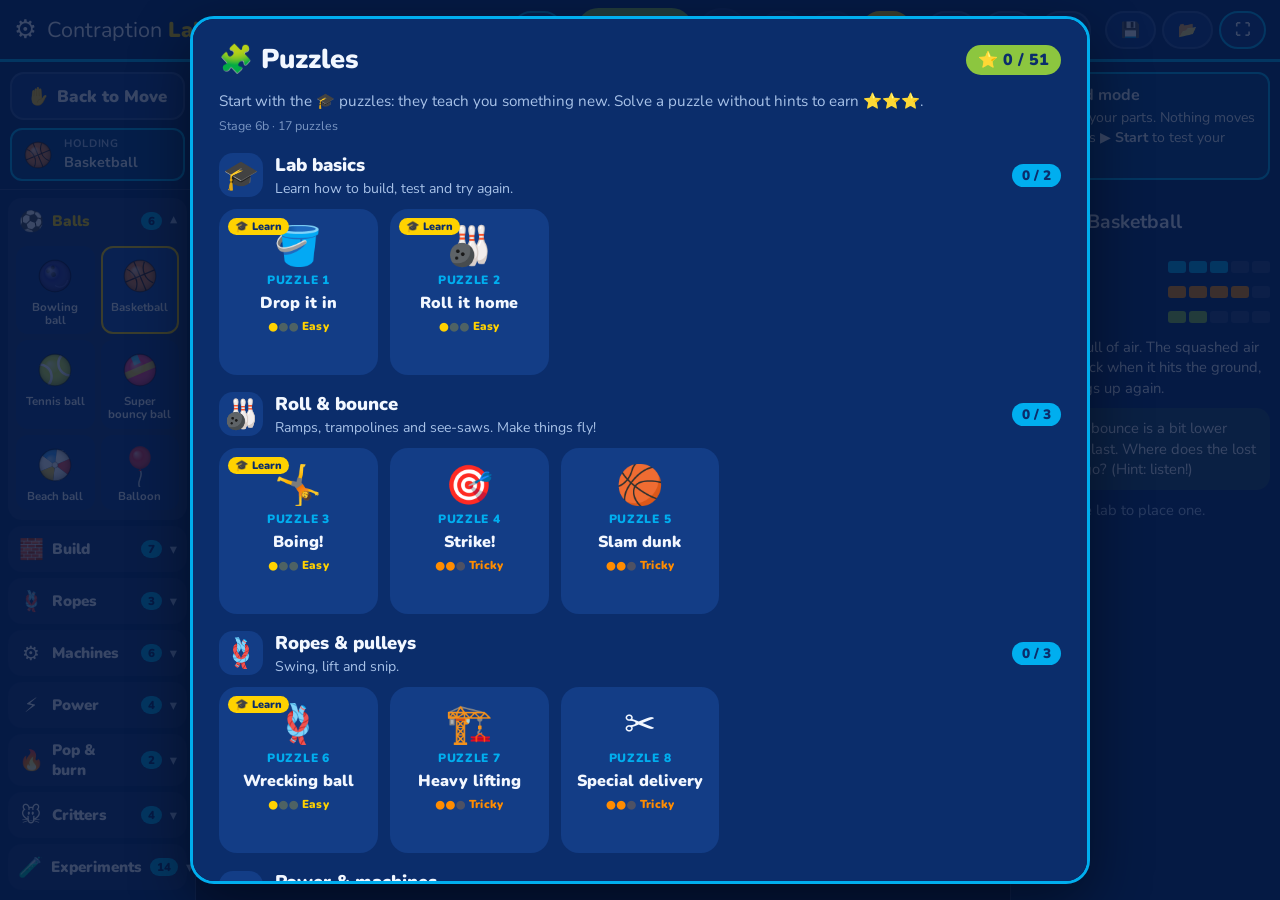
<file: contraption-labs/index.html>
<!DOCTYPE html>
<html lang="en">
<head>
  <meta charset="utf-8">
  <meta name="viewport" content="width=device-width, initial-scale=1, viewport-fit=cover">
  <title>Contraption Labs</title>
  <!-- When you update the game, change ?v=… on every file below so browsers fetch the new files. -->
  <meta name="description" content="Contraption Labs: a physics playground for curious kids.">
  <meta name="theme-color" content="#0B2D6B">
  <link rel="preconnect" href="https://fonts.googleapis.com">
  <link rel="preconnect" href="https://fonts.gstatic.com" crossorigin>
  <link href="https://fonts.googleapis.com/css2?family=Nunito:wght@400;700;900&display=swap" rel="stylesheet">
  <link rel="stylesheet" href="css/style.css?v=6b">
</head>
<body class="mode-build">
  <div id="app">
    <header class="topbar">
      <div class="brand">
        <span class="logo" aria-hidden="true">⚙️</span>
        <span class="title">Contraption <b>Labs</b></span>
        <span class="tag" id="modeTag">Sandbox</span>
      </div>
      <nav class="controls" aria-label="Lab controls">
        <div class="group">
          <button id="btnPuzzles" class="btn accent" title="Choose a puzzle">🧩 <span>Puzzles</span></button>
          <button id="btnHint" class="btn" title="Get a hint" hidden>💡 <span>Hint</span></button>
          <button id="btnRestart" class="btn" title="Take out all your parts and start the puzzle again" hidden>🧹 <span>Start over</span></button>
        </div>
        <div class="group">
          <button id="btnStart" class="btn big go">▶ <span>Start</span></button>
          <button id="btnPause" class="btn" title="Pause / play (Space)" disabled>⏸ <span>Pause</span></button>
        </div>
        <div class="group">
          <button id="btnUndo" class="btn" title="Undo (Ctrl+Z)" disabled>↶ <span>Undo</span></button>
          <button id="btnRedo" class="btn" title="Redo (Ctrl+Y)" disabled>↷ <span>Redo</span></button>
          <button id="btnSnap" class="btn toggle" aria-pressed="true" title="Snap parts to the grid (G)">🧲 <span>Snap</span></button>
        </div>
        <div class="group">
          <button id="btnSlow" class="btn toggle" aria-pressed="false" title="Slow motion (S)">🐢 <span>Slow-mo</span></button>
          <button id="btnTrails" class="btn toggle" aria-pressed="false" title="Show paths and bounce heights (T)">〰️ <span>Trails</span></button>
          <button id="btnClearBalls" class="btn" title="Remove all balls">🧺 <span>Clear balls</span></button>
        </div>
        <div class="group">
          <button id="btnSave" class="btn" title="Save your build as a file (Ctrl+S)">💾 <span>Save</span></button>
          <button id="btnOpen" class="btn" title="Open a saved build">📂 <span>Open</span></button>
          <button id="btnFull" class="btn accent" title="Full screen (F)">⛶ <span>Full screen</span></button>
          <button id="btnInfo" class="btn info-toggle" title="Show or hide the info panel" aria-pressed="false">ℹ️ <span>Info</span></button>
        </div>
        <input type="file" id="fileOpen" accept=".json,application/json" hidden>
      </nav>
    </header>

    <main class="layout">
      <aside class="side">
        <div class="hand-bar">
          <button id="btnHand" class="hand-btn on" title="Put down what you are holding (right-click or Esc)">✋ <span>Move</span></button>
          <div class="holding" id="holding" hidden>
            <canvas id="holdingIcon" data-type=""></canvas>
            <span><small>Holding</small><b id="holdingName"></b></span>
          </div>
        </div>
        <div class="shelf" id="shelf" aria-label="Parts shelf"></div>
      </aside>

      <section class="stage" id="stage">
        <canvas id="lab" aria-label="Physics lab"></canvas>
        <div class="coach" id="coach" hidden></div>
        <div class="hint-box" id="hintBox" hidden></div>
        <div class="toast" id="toast" role="status"></div>
      </section>

      <aside class="info" id="info" aria-live="polite"></aside>
    </main>
    <div class="overlay" id="overlay" hidden>
      <div class="card" id="overlayCard" role="dialog" aria-modal="true"></div>
    </div>
  </div>

  <script src="js/theme.js?v=6b"></script>
  <!-- engine (no drawing, testable in Node) -->
  <script src="js/engine/catalog.js?v=6b"></script>
  <script src="js/engine/bodies.js?v=6b"></script>
  <script src="js/engine/collide.js?v=6b"></script>
  <script src="js/engine/world.js?v=6b"></script>
  <script src="js/engine/ropes.js?v=6b"></script>
  <script src="js/engine/machines.js?v=6b"></script>
  <script src="js/engine/creatures.js?v=6b"></script>
  <script src="js/engine/layout.js?v=6b"></script>
  <script src="js/engine/goals.js?v=6b"></script>
  <!-- puzzles (plain data: add new ones here) -->
  <script src="js/levels/levels.js?v=6b"></script>
  <!-- drawing -->
  <script src="js/render/art.js?v=6b"></script>
  <script src="js/render/art-machines.js?v=6b"></script>
  <script src="js/render/art-critters.js?v=6b"></script>
  <script src="js/render/art-ropes.js?v=6b"></script>
  <script src="js/render/renderer.js?v=6b"></script>
  <!-- sandbox -->
  <script src="js/sandbox/presets.js?v=6b"></script>
  <script src="js/sandbox/sandbox.js?v=6b"></script>
  <script src="js/sandbox/ui.js?v=6b"></script>
  <script src="js/main.js?v=6b"></script>
</body>
</html>
</file>
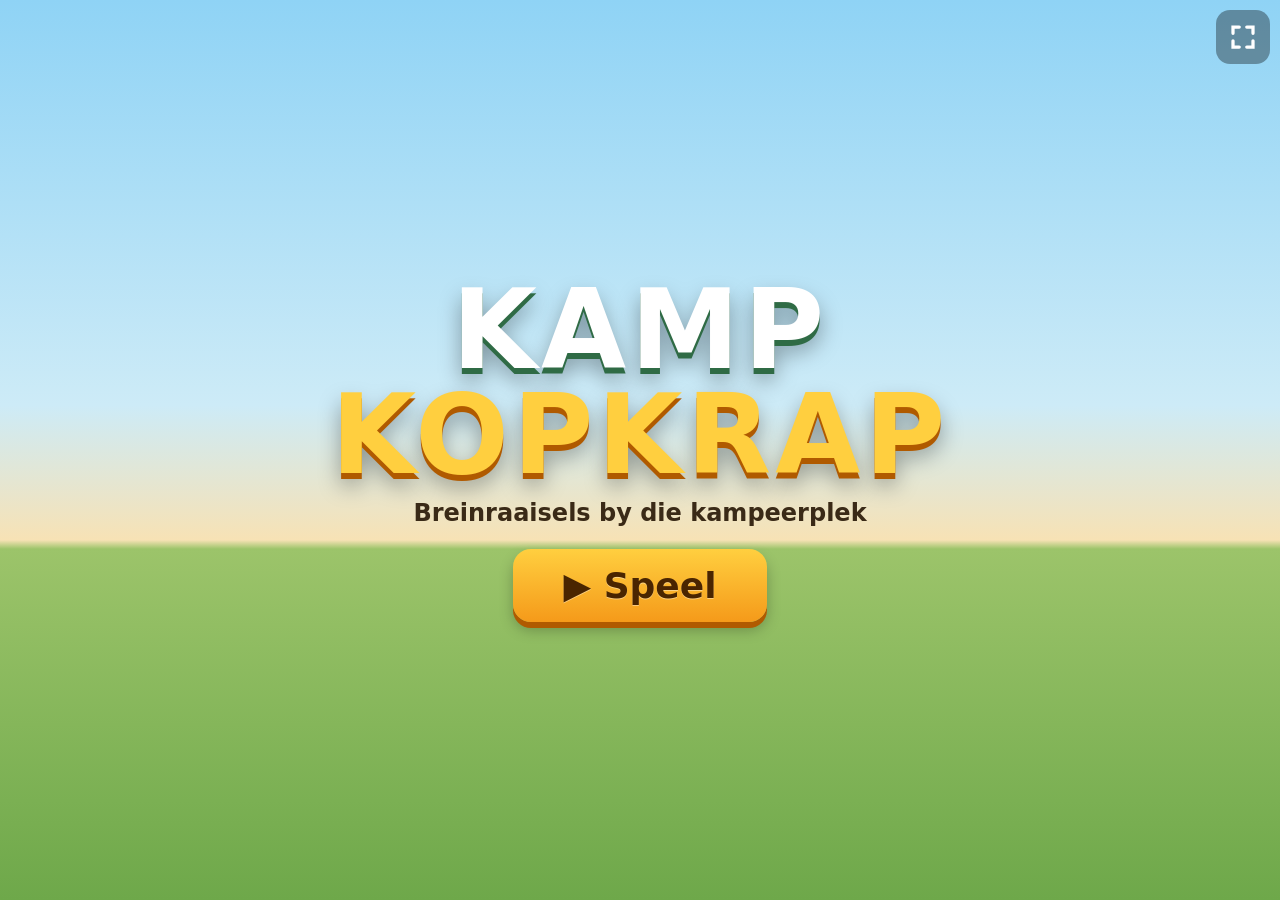
<file: kamp-kopkrap/index.html>
<!DOCTYPE html>
<html lang="af">
<head>
<meta charset="UTF-8">
<meta name="viewport" content="width=device-width, initial-scale=1, maximum-scale=1, user-scalable=no, viewport-fit=cover">
<meta name="mobile-web-app-capable" content="yes">
<meta name="theme-color" content="#2f6b45">
<title>Kamp Kopkrap</title>
<link rel="stylesheet" href="css/style.css">
</head>
<body>
<div id="app">

  <!-- Title -->
  <div class="screen scene-bg" id="scrTitle">
    <div class="title-wrap">
      <div class="logo">KAMP<br><span>KOPKRAP</span></div>
      <p class="tag">Breinraaisels by die kampeerplek</p>
      <button class="btn big pulse" id="btnStart">▶ Speel</button>
    </div>
  </div>

  <!-- Profiles -->
  <div class="screen scene-bg hidden" id="scrProfiles">
    <div class="panel">
      <h2>Wie speel?</h2>
      <div class="cards" id="profileCards"></div>
    </div>
  </div>

  <!-- Create / edit camper -->
  <div class="screen scene-bg hidden" id="scrCreate">
    <div class="panel create">
      <h2 id="createTitle">Nuwe kampeerder</h2>
      <div class="create-grid">
        <div class="av-preview" id="avPreview"></div>
        <div class="create-opts">
          <label>Wat is jou naam?</label>
          <input class="name" id="inName" maxlength="12" placeholder="Jou naam" autocomplete="off">
          <label>Ek is 'n…</label>
          <div class="opt-row" id="optG"></div>
          <label>Vel</label>
          <div class="opt-row" id="optSkin"></div>
          <label>Hare</label>
          <div class="opt-row" id="optHair"></div>
          <label>Hemp</label>
          <div class="opt-row" id="optShirt"></div>
          <label>Hoed</label>
          <div class="opt-row" id="optHat"></div>
        </div>
      </div>
      <div class="row">
        <button class="btn grey" id="btnCreateBack">◀ Terug</button>
        <button class="btn" id="btnCreateDone">Kom ons gaan! ▶</button>
      </div>
    </div>
  </div>

  <!-- Hub / camp -->
  <div class="screen hidden" id="scrHub">
    <div class="hub-scene" id="hubScene"></div>
    <div class="hub-top">
      <div class="who"><div class="av-sm" id="hubAv"></div><div><b id="hubName"></b><small id="hubStars"></small></div></div>
      <div class="row tight">
        <button class="btn small blue" id="btnSettings">⚙️</button>
        <button class="btn small grey" id="btnSwitch">👥</button>
      </div>
    </div>
    <div id="stations"></div>
    <div class="hub-bottom">
      <div class="wallet" id="wallet"></div>
      <button class="daily" id="btnDaily"></button>
      <button class="shopbtn" id="btnShop">🛒 Kampwinkel</button>
    </div>
    <div class="shop hidden" id="shopPanel">
      <div class="shop-head"><b>🛒 Kampwinkel</b><button class="xbtn" id="shopClose">✕</button></div>
      <div class="shop-bank" id="shopBank"></div>
      <div class="shop-list" id="shopList"></div>
    </div>
  </div>

  <!-- Settings -->
  <div class="screen scene-bg hidden" id="scrSettings">
    <div class="panel" style="max-width:560px">
      <h2>⚙️ Instellings</h2>
      <div class="toggle">🔊 Klank<div class="sw" id="swSound"></div></div>
      <div class="col">
        <button class="btn blue" id="btnEditAv">🧑 Verander my kampeerder</button>
        <button class="btn red small" id="btnDelete">🗑️ Skrap hierdie speler</button>
        <button class="btn" id="btnSetDone">✔ Klaar</button>
      </div>
    </div>
  </div>

  <!-- Game -->
  <div class="screen hidden" id="scrGame">
    <div class="gbar">
      <button class="ibtn" id="gBack" aria-label="Terug">◀</button>
      <div class="gtitle"><span id="gIcon"></span><span id="gName"></span></div>
      <div class="diffs" id="gDiffs"></div>
      <div class="gtools">
        <button class="ibtn" id="gHelp" aria-label="Hulp">❓</button>
        <button class="ibtn" id="gHint" aria-label="Wenk">💡</button>
        <button class="ibtn" id="gUndo" aria-label="Ontdoen">↶</button>
        <button class="ibtn" id="gRestart" aria-label="Begin oor">🔄</button>
        <button class="ibtn" id="gNew" aria-label="Nuwe raaisel">🎲</button>
      </div>
    </div>
    <div class="gstatus" id="gStatus"></div>
    <div class="gbody" id="gBody"></div>
  </div>

  <!-- Overlays -->
  <div class="overlay hidden" id="ovWin">
    <div class="panel winp">
      <h2 id="winTitle">Mooi so!</h2>
      <div class="bigstars" id="winStars"></div>
      <p id="winMsg"></p>
      <div id="winReward"></div>
      <div class="row">
        <button class="btn grey" id="winHub">🏕️ Kamp</button>
        <button class="btn" id="winNext">Volgende raaisel ▶</button>
      </div>
    </div>
  </div>
  <div class="overlay hidden" id="ovHelp">
    <div class="panel helpp">
      <h2 id="helpTitle"></h2>
      <div id="helpBody"></div>
      <div class="row"><button class="btn" id="helpOk">Reg so! ▶</button></div>
    </div>
  </div>

  <button id="btnFS" aria-label="Volskerm"></button>
  <div id="toast"></div>
  <div id="rotate"><div class="ph">📱</div><p>Draai jou tablet sywaarts om te speel!</p></div>
</div>

<script src="js/core.js"></script>
<script src="js/art.js"></script>
<script src="js/game-skadu.js"></script>
<script src="js/game-stapsak.js"></script>
<script src="js/game-spoor.js"></script>
<script src="js/game-rivier.js"></script>
<script src="js/game-hout.js"></script>
<script src="js/game-wie.js"></script>
<script src="js/game-ligte.js"></script>
<script src="js/game-nag.js"></script>
<script src="js/app.js"></script>
</body>
</html>
</file>
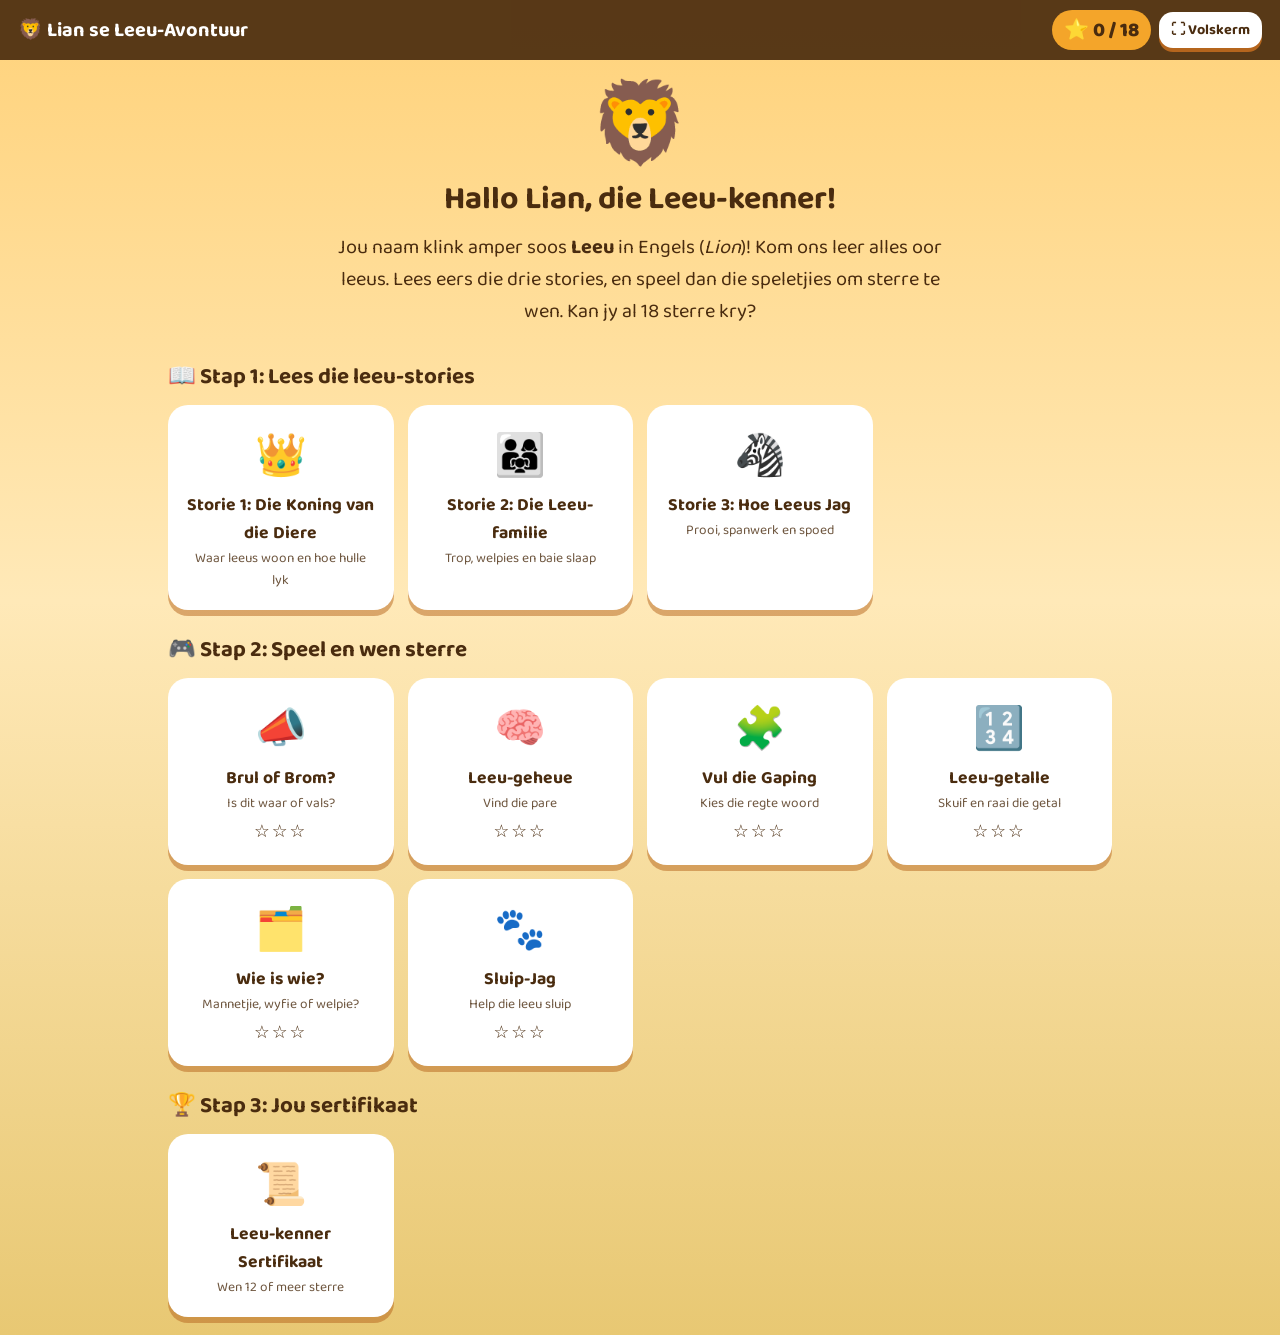
<file: lian-se-leeu-avontuur.html>
<!DOCTYPE html>
<html lang="af">
<head>
<meta charset="UTF-8">
<meta name="viewport" content="width=device-width, initial-scale=1.0">
<title>Lian se Leeu-Avontuur</title>
<link href="https://fonts.googleapis.com/css2?family=Baloo+2:wght@500;700;800&display=swap" rel="stylesheet">
<style>
:root{--sand:#fdf3dc;--gold:#f4a52a;--mane:#b5651d;--dark:#4a2c0f;--grass:#7aa83b;--sky:#ffe7b0;--red:#d9534f;--ok:#3c9a4b}
*{box-sizing:border-box;-webkit-tap-highlight-color:transparent}
body{margin:0;font-family:'Baloo 2',system-ui,sans-serif;color:var(--dark);background:linear-gradient(180deg,#ffd27a 0%,#ffe9b8 45%,#e8c873 100%);min-height:100vh;font-size:20px}
header{display:flex;align-items:center;justify-content:space-between;padding:10px 18px;background:rgba(74,44,15,.92);color:#fff;position:sticky;top:0;z-index:10}
header h1{font-size:1.25rem;margin:0;cursor:pointer}
.hbtns{display:flex;gap:8px;align-items:center}
.stars{background:var(--gold);color:var(--dark);padding:4px 12px;border-radius:20px;font-weight:800}
.btn{font-family:inherit;font-size:1rem;font-weight:700;border:none;border-radius:14px;padding:10px 18px;cursor:pointer;background:var(--gold);color:var(--dark);box-shadow:0 4px 0 var(--mane);transition:transform .1s}
.btn:active{transform:translateY(3px);box-shadow:0 1px 0 var(--mane)}
.btn.sec{background:#fff}
.btn.small{padding:6px 12px;font-size:.9rem}
main{max-width:980px;margin:0 auto;padding:18px}
.screen{display:none;animation:pop .35s}
.screen.active{display:block}
@keyframes pop{from{opacity:0;transform:scale(.97)}to{opacity:1;transform:none}}
.hero{text-align:center;padding:10px}
.hero .big{font-size:5rem;line-height:1;animation:bob 2.5s infinite ease-in-out}
@keyframes bob{50%{transform:translateY(-8px) rotate(-3deg)}}
.hero h2{font-size:2rem;margin:6px 0}
.hero p{margin:0 auto;max-width:640px}
h3.sec{margin:22px 0 10px;font-size:1.4rem}
.grid{display:grid;grid-template-columns:repeat(auto-fill,minmax(200px,1fr));gap:14px}
.tile{background:#fff;border-radius:20px;padding:16px;text-align:center;cursor:pointer;box-shadow:0 6px 0 rgba(181,101,29,.5);border:3px solid transparent;transition:transform .15s}
.tile:hover{transform:translateY(-4px);border-color:var(--gold)}
.tile .ic{font-size:2.6rem}
.tile b{display:block;font-size:1.1rem}
.tile small{display:block;font-size:.85rem;opacity:.8}
.tile .got{margin-top:4px;font-size:1.1rem;letter-spacing:2px}
.card{background:#fff;border-radius:22px;padding:22px;box-shadow:0 8px 0 rgba(181,101,29,.35)}
.read p{font-size:1.2rem;line-height:1.6;margin:0 0 14px}
.read h2{margin-top:0;font-size:1.8rem}
.word{background:#ffe2a6;border-radius:6px;padding:0 4px;font-weight:700;cursor:help}
.fact{background:var(--sky);border-left:6px solid var(--gold);padding:10px 14px;border-radius:10px;margin:14px 0;font-size:1.1rem}
.nav{display:flex;justify-content:space-between;gap:10px;margin-top:16px;flex-wrap:wrap}
.gtitle{display:flex;align-items:center;gap:12px;margin-bottom:10px}
.gtitle .ic{font-size:2.4rem}
.gtitle h2{margin:0;font-size:1.6rem}
.instr{background:var(--sky);padding:10px 14px;border-radius:12px;margin-bottom:14px;font-size:1.05rem}
.prog{height:14px;background:#f1dfb5;border-radius:10px;overflow:hidden;margin:8px 0 14px}
.prog div{height:100%;background:linear-gradient(90deg,var(--gold),var(--mane));transition:width .4s}
/* Waar/Vals */
.stmt{font-size:1.45rem;text-align:center;min-height:110px;display:flex;align-items:center;justify-content:center;padding:10px}
.tfbtns{display:flex;gap:16px;justify-content:center;margin:10px 0}
.tfbtns .btn{font-size:1.3rem;padding:14px 26px}
.fb{text-align:center;font-size:1.15rem;min-height:56px;padding:8px;border-radius:12px;margin-top:8px}
.fb.good{background:#dff3df;color:#1f6b2b}.fb.bad{background:#fbe0df;color:#8a2421}
.roar{text-align:center;font-size:1rem}
/* memory */
.mem{display:grid;grid-template-columns:repeat(4,1fr);gap:10px}
.mc{aspect-ratio:1/1;perspective:600px;cursor:pointer}
.mc .in{position:relative;width:100%;height:100%;transition:transform .45s;transform-style:preserve-3d}
.mc.flip .in,.mc.done .in{transform:rotateY(180deg)}
.mc .f,.mc .b{position:absolute;inset:0;border-radius:14px;display:flex;align-items:center;justify-content:center;backface-visibility:hidden;padding:6px;text-align:center}
.mc .f{background:linear-gradient(135deg,var(--gold),var(--mane));font-size:2.4rem}
.mc .b{background:#fff;border:3px solid var(--gold);transform:rotateY(180deg);font-size:.95rem;font-weight:700;line-height:1.15}
.mc.done .b{background:#dff3df;border-color:var(--ok)}
.mc .b.w{font-size:1.25rem;color:var(--mane)}
/* gap fill */
.bank{display:flex;flex-wrap:wrap;gap:8px;margin:10px 0 16px}
.chip{background:var(--gold);padding:6px 14px;border-radius:20px;font-weight:700;cursor:pointer;box-shadow:0 3px 0 var(--mane);user-select:none}
.chip.sel{background:var(--dark);color:#fff}
.chip.used{opacity:.25;pointer-events:none}
.sent{font-size:1.25rem;margin:10px 0;line-height:1.8}
.gap{display:inline-block;min-width:120px;border-bottom:3px dashed var(--mane);text-align:center;cursor:pointer;padding:0 6px;font-weight:800;color:var(--mane)}
.gap.ok{border-color:var(--ok);color:var(--ok);border-bottom-style:solid}
.gap.no{animation:shake .4s;border-color:var(--red)}
@keyframes shake{25%{transform:translateX(-6px)}75%{transform:translateX(6px)}}
/* numbers */
.numq{font-size:1.4rem;text-align:center;margin:8px 0 16px}
.slider{width:100%;accent-color:var(--mane);height:30px}
.numval{font-size:3rem;text-align:center;font-weight:800;color:var(--mane)}
.hint{text-align:center;font-size:1.2rem;min-height:34px}
/* sort */
.pool{display:flex;flex-wrap:wrap;gap:8px;justify-content:center;min-height:50px;margin-bottom:14px}
.bins{display:grid;grid-template-columns:repeat(3,1fr);gap:10px}
.bin{background:var(--sky);border:3px dashed var(--mane);border-radius:18px;padding:10px;min-height:190px;cursor:pointer;text-align:center}
.bin .bh{font-size:2.4rem}.bin b{display:block;margin-bottom:6px}
.bin .it{background:#fff;border-radius:10px;padding:4px 8px;margin:4px 0;font-size:.9rem}
.bin.hot{border-style:solid;background:#fff3d6}
/* order */
.olist{display:flex;flex-direction:column;gap:8px}
.oi{background:#fff;border:3px solid var(--gold);border-radius:14px;padding:10px 14px;display:flex;align-items:center;gap:10px;font-size:1.1rem}
.oi .em{font-size:1.8rem}.oi .t{flex:1}
.oi button{font-size:1.2rem;border:none;background:var(--sky);border-radius:10px;width:42px;height:42px;cursor:pointer}
.oi.ok{border-color:var(--ok);background:#eaf7ea}.oi.no{border-color:var(--red)}
/* hunt */
.track{position:relative;height:110px;background:linear-gradient(180deg,#ffe7b0 0 55%,#c9a24a 55%);border-radius:16px;margin:10px 0 16px;overflow:hidden}
.track .grassl{position:absolute;bottom:0;left:0;right:0;height:30px;font-size:1.4rem;letter-spacing:6px;white-space:nowrap;overflow:hidden}
.track .lion,.track .zeb{position:absolute;bottom:22px;font-size:3.2rem;transition:left .6s}
.track .zeb{right:10px}
.track .lion{transform:scaleX(-1)}
.opts{display:grid;grid-template-columns:repeat(auto-fit,minmax(180px,1fr));gap:10px}
.opts .btn{background:#fff;box-shadow:0 4px 0 var(--gold)}
.opts .btn.ok{background:#bfe6c3}.opts .btn.no{background:#f6c7c5}
.done-box{text-align:center;padding:10px}
.done-box .big{font-size:4rem}
.cert{border:8px double var(--mane);background:#fffaf0;text-align:center;padding:30px;border-radius:20px}
.cert h2{font-size:2.2rem;margin:4px 0}
#confetti{position:fixed;inset:0;pointer-events:none;z-index:50}
@media(max-width:600px){body{font-size:18px}.mem{grid-template-columns:repeat(3,1fr)}.bins{grid-template-columns:1fr}.bin{min-height:100px}header h1{font-size:1rem}.stmt{font-size:1.2rem}}
</style>
</head>
<body>
<canvas id="confetti"></canvas>
<header>
  <h1 onclick="go('home')">🦁 Lian se Leeu-Avontuur</h1>
  <div class="hbtns">
    <span class="stars" id="starCount">⭐ 0</span>
    <button class="btn small sec" id="fsBtn" onclick="toggleFS()">⛶ Volskerm</button>
  </div>
</header>
<main>

<!-- HOME -->
<section class="screen active" id="home">
  <div class="hero">
    <div class="big">🦁</div>
    <h2>Hallo Lian, die Leeu-kenner!</h2>
    <p>Jou naam klink amper soos <b>Leeu</b> in Engels (<i>Lion</i>)! Kom ons leer alles oor leeus. Lees eers die drie stories, en speel dan die speletjies om sterre te wen. Kan jy al 18 sterre kry?</p>
  </div>
  <h3 class="sec">📖 Stap 1: Lees die leeu-stories</h3>
  <div class="grid" id="readTiles"></div>
  <h3 class="sec">🎮 Stap 2: Speel en wen sterre</h3>
  <div class="grid" id="gameTiles"></div>
  <h3 class="sec">🏆 Stap 3: Jou sertifikaat</h3>
  <div class="grid"><div class="tile" onclick="showCert()"><div class="ic">📜</div><b>Leeu-kenner Sertifikaat</b><small>Wen 12 of meer sterre</small></div></div>
</section>

<section class="screen" id="reader"><div class="card read" id="readBox"></div></section>
<section class="screen" id="game"><div class="card" id="gameBox"></div></section>
<section class="screen" id="certScr"><div class="card" id="certBox"></div></section>

</main>
<script>
/* ---------- DATA ---------- */
const texts=[
{ic:"👑",t:"Die Koning van die Diere",s:"Waar leeus woon en hoe hulle lyk",p:[
"Die leeu word die <span class='word' title='die baas van al die diere'>koning van die diere</span> genoem. Leeus woon in Afrika, op groot grasvlaktes wat ons die <span class='word' title='groot oop veld met gras en \\'n paar bome'>savanne</span> noem. In Suid-Afrika kan jy leeus sien in die Krugerwildtuin en in die Kgalagadi.",
"'n Leeu het 'n goudbruin pels. Die kleur help hom om weg te kruip in die droë, geel gras. Aan die punt van sy lang stert het hy 'n donker pluimpie hare, net soos 'n kwas.",
"Die mannetjie-leeu het groot, dik <span class='word' title='lang hare om die kop en nek'>maanhare</span> om sy kop en nek. Hoe donkerder en dikker die maanhare is, hoe sterker en gesonder is die leeu gewoonlik. Die wyfie, wat ons 'n leeuwyfie noem, het nie maanhare nie.",
"'n Groot mannetjie kan omtrent 190 kilogram weeg. Dis so swaar soos twee of drie grootmense saam!",
"Leeus is ook baie raserig. 'n Leeu se <span class='word' title='die harde geluid wat \\'n leeu maak'>brul</span> is so hard dat jy dit tot 8 kilometer ver kan hoor. Met hul brul sê leeus vir ander leeus: \"Bly weg, dis óns plek!\""],
f:"🔎 Wonderlike feit: Geen twee leeus het presies dieselfde kolletjies waar hul snorhare uitgroei nie – dis soos 'n leeu se vingerafdruk!"},
{ic:"👨‍👩‍👧",t:"Die Leeu-familie",s:"Trop, welpies en baie slaap",p:[
"Leeus is die enigste groot katte wat in groepe saamleef. So 'n leeu-familie word 'n <span class='word' title='\\'n groep leeus wat saam bly'>trop</span> genoem. 'n Trop kan uit net 'n paar leeus bestaan, maar soms is daar meer as twintig!",
"In 'n trop is daar 'n paar leeuwyfies, hul kleintjies en een of twee mannetjies. Die leeuwyfies is gewoonlik familie van mekaar: ma's, dogters, susters en tannies.",
"'n Baba-leeu word 'n <span class='word' title='\\'n baba-leeu'>welpie</span> genoem. 'n Leeuma kry gewoonlik twee tot vier welpies op 'n slag. Wanneer welpies gebore word, is hul oë toe en kan hulle nog niks sien nie. Hulle het klein kolletjies op hul pels wat later verdwyn. Die welpies drink melk by hul ma, en later leer hulle om vleis te eet.",
"Welpies speel baie. Hulle stoei, spring op mekaar en byt aan hul ma se stert. Deur te speel, leer hulle hoe om eendag self te jag.",
"Die mannetjie se werk is om die trop en hul <span class='word' title='die stuk grond waar die trop woon'>gebied</span> te beskerm. En weet jy wat leeus die meeste doen? Slaap! 'n Leeu kan tot 20 uur per dag rus en slaap."],
f:"🔎 Wonderlike feit: Leeuwyfies in 'n trop help mekaar. Soms laat 'n tannie-leeu ander welpies ook by haar melk drink!"},
{ic:"🦓",t:"Hoe Leeus Jag",s:"Prooi, spanwerk en spoed",p:[
"Leeus is <span class='word' title='diere wat net vleis eet'>vleisvreters</span>. Dit beteken hulle eet net vleis. Die diere wat hulle jag, word hul <span class='word' title='\\'n dier wat gejag en gevang word'>prooi</span> genoem. Leeus jag graag sebras, wildebeeste, buffels en ander bokke.",
"Meestal is dit die leeuwyfies wat jag. Hulle werk saam soos 'n span. Party leeuwyfies sluip stilletjies nader, laag teen die grond, terwyl ander wag om die prooi vas te keer.",
"Leeus jag graag in die aand of nag wanneer dit koeler is. Hulle oë sien baie goed in die donker – baie beter as ons s'n.",
"'n Leeu kan vinnig hardloop, tot omtrent 80 kilometer per uur, maar net vir 'n kort entjie. Daarom moet hy eers baie naby aan sy prooi sluip voordat hy begin hardloop.",
"Na 'n groot maaltyd kan 'n leeu 'n paar dae sonder kos klaarkom. Hy kan ook lank sonder water bly, maar drink graag wanneer hy kan.",
"Vandag is daar baie minder leeus as vroeër, want mense bou huise en plase waar leeus vroeër gewoon het. Daarom is wildtuine so belangrik: daar is leeus veilig."],
f:"🔎 Wonderlike feit: 'n Leeu se tong is so grof soos skuurpapier. Dit help hom om vleis van bene af te lek!"}
];

const games=[
{id:"tf",ic:"📣",t:"Brul of Brom?",s:"Is dit waar of vals?"},
{id:"mem",ic:"🧠",t:"Leeu-geheue",s:"Vind die pare"},
{id:"gap",ic:"🧩",t:"Vul die Gaping",s:"Kies die regte woord"},
{id:"num",ic:"🔢",t:"Leeu-getalle",s:"Skuif en raai die getal"},
{id:"sort",ic:"🗂️",t:"Wie is wie?",s:"Mannetjie, wyfie of welpie?"},
{id:"hunt",ic:"🐾",t:"Sluip-Jag",s:"Help die leeu sluip"},
];

/* ---------- STATE ---------- */
let score=JSON.parse(localStorage.getItem("lianLeeu")||"{}");
const total=()=>Object.values(score).reduce((a,b)=>a+b,0);
function setStars(id,n){if((score[id]||0)<n){score[id]=n;localStorage.setItem("lianLeeu",JSON.stringify(score))}updHdr()}
function updHdr(){document.getElementById("starCount").textContent="⭐ "+total()+" / 18"}
const shuf=a=>a.map(v=>[Math.random(),v]).sort((x,y)=>x[0]-y[0]).map(v=>v[1]);
const $=id=>document.getElementById(id);

function go(id){document.querySelectorAll(".screen").forEach(s=>s.classList.remove("active"));$(id).classList.add("active");window.scrollTo(0,0);if(id==="home")renderHome()}
function renderHome(){
 $("readTiles").innerHTML=texts.map((x,i)=>`<div class="tile" onclick="openRead(${i})"><div class="ic">${x.ic}</div><b>Storie ${i+1}: ${x.t}</b><small>${x.s}</small></div>`).join("");
 $("gameTiles").innerHTML=games.map(g=>{const s=score[g.id]||0;return `<div class="tile" onclick="startGame('${g.id}')"><div class="ic">${g.ic}</div><b>${g.t}</b><small>${g.s}</small><div class="got">${"⭐".repeat(s)}${"☆".repeat(3-s)}</div></div>`}).join("");
 updHdr();
}
function openRead(i){const x=texts[i];
 $("readBox").innerHTML=`<h2>${x.ic} ${x.t}</h2>${x.p.map(p=>`<p>${p}</p>`).join("")}<div class="fact">${x.f}</div>
 <p style="font-size:1rem;opacity:.8">💡 Tik of hou jou muis oor die <span class="word">geel woorde</span> om te sien wat hulle beteken.</p>
 <div class="nav">${i>0?`<button class="btn sec" onclick="openRead(${i-1})">⬅ Vorige storie</button>`:"<span></span>"}
 <button class="btn sec" onclick="go('home')">🏠 Tuis</button>
 ${i<2?`<button class="btn" onclick="openRead(${i+1})">Volgende storie ➡</button>`:`<button class="btn" onclick="startGame('tf')">Begin speel! 🎮</button>`}</div>`;
 $("readBox").querySelectorAll(".word").forEach(w=>w.onclick=()=>alert(w.textContent+": "+w.title));
 go("reader");
}
function head(id,instr){const g=games.find(x=>x.id===id);return `<div class="gtitle"><span class="ic">${g.ic}</span><h2>${g.t}</h2></div><div class="instr">${instr}</div>`}
function finish(id,stars,msg){setStars(id,stars);if(stars>=2)confetti();
 const idx=games.findIndex(g=>g.id===id),nx=games[idx+1];
 $("gameBox").innerHTML=`<div class="done-box"><div class="big">${stars===3?"🦁👑":stars===2?"🦁":"🐱"}</div><h2>${stars===3?"BRUL! Fantasties!":stars===2?"Mooi so, Lian!":"Goeie poging!"}</h2>
 <p style="font-size:2rem">${"⭐".repeat(stars)}${"☆".repeat(3-stars)}</p><p>${msg}</p>
 <div class="nav" style="justify-content:center"><button class="btn sec" onclick="startGame('${id}')">🔁 Probeer weer</button><button class="btn sec" onclick="go('home')">🏠 Tuis</button>${nx?`<button class="btn" onclick="startGame('${nx.id}')">Volgende: ${nx.t} ➡</button>`:`<button class="btn" onclick="showCert()">📜 Sertifikaat</button>`}</div></div>`}
function startGame(id){go("game");({tf:gTF,mem:gMem,gap:gGap,num:gNum,sort:gSort,hunt:gHunt})[id]()}

/* ---------- GAME 1: WAAR OF VALS ---------- */
const tfQ=shuf([
["Leeus woon in Afrika.",1,"Ja! Leeus woon op die savanne in Afrika."],
["Leeuwyfies het groot maanhare.",0,"Nee, net die mannetjies het maanhare."],
["'n Leeu se brul kan tot 8 km ver gehoor word.",1,"Reg! Dis baie, baie hard."],
["Leeus slaap net 2 uur per dag.",0,"Nee! Leeus kan tot 20 uur per dag rus en slaap."],
["'n Baba-leeu word 'n welpie genoem.",1,"Ja, 'n welpie!"],
["Leeus eet gras en blare.",0,"Nee, leeus is vleisvreters. Hulle eet net vleis."],
["Meestal doen die leeuwyfies die jag.",1,"Reg! Die wyfies werk saam soos 'n span."],
["Welpies word met oop oë gebore.",0,"Nee, welpies se oë is toe wanneer hulle gebore word."],
["'n Leeu-familie word 'n trop genoem.",1,"Ja, 'n trop!"],
["Leeus sien glad nie goed in die donker nie.",0,"Nee, leeus sien baie goed in die donker."]
]);
let tfI,tfS,tfStreak;
function gTF(){tfI=0;tfS=0;tfStreak=0;tfShow()}
function tfShow(){if(tfI>=tfQ.length){const st=tfS>=9?3:tfS>=7?2:1;return finish("tf",st,`Jy het ${tfS} uit ${tfQ.length} reg gehad.`)}
 const q=tfQ[tfI];
 $("gameBox").innerHTML=head("tf","Lees die sin. Is dit <b>waar</b> of <b>vals</b>? Elke regte antwoord in 'n ry maak die leeu se brul harder!")+
 `<div class="prog"><div style="width:${tfI/tfQ.length*100}%"></div></div><div class="stmt">"${q[0]}"</div>
 <div class="tfbtns"><button class="btn" onclick="tfAns(1)">🦁 Waar</button><button class="btn sec" onclick="tfAns(0)">❌ Vals</button></div>
 <div class="fb" id="fb"></div><div class="roar">Brul-meter: ${tfStreak?"<b>"+"R"+"R".repeat(tfStreak)+"AAAAH!"+"</b>":"…stil…"} ${"🔥".repeat(Math.min(tfStreak,5))}</div>`}
function tfAns(a){const q=tfQ[tfI],ok=a===q[1];if(ok){tfS++;tfStreak++}else tfStreak=0;
 $("fb").className="fb "+(ok?"good":"bad");$("fb").innerHTML=(ok?"✅ ":"🙈 ")+q[2];
 document.querySelectorAll(".tfbtns .btn").forEach(b=>b.disabled=true);
 setTimeout(()=>{tfI++;tfShow()},ok?1500:2600)}

/* ---------- GAME 2: MEMORY ---------- */
const memP=[["Trop","'n Leeu-familie"],["Welpie","'n Baba-leeu"],["Maanhare","Hare om die mannetjie se kop"],["Prooi","Dier wat gejag word"],["Vleisvreter","Eet net vleis"],["Savanne","Grasvlakte in Afrika"]];
let memSel,memMoves,memDone,memLock;
function gMem(){memSel=[];memMoves=0;memDone=0;memLock=false;
 const cards=shuf(memP.flatMap((p,i)=>[{i,t:p[0],w:1},{i,t:p[1],w:0}]));
 $("gameBox").innerHTML=head("mem","Draai twee kaarte om. Pas die <b>woord</b> by die <b>betekenis</b>. Probeer dit doen met so min beurte as moontlik!")+
 `<p>Beurte: <b id="mv">0</b></p><div class="mem">${cards.map(c=>`<div class="mc" data-i="${c.i}" onclick="memFlip(this)"><div class="in"><div class="f">🐾</div><div class="b ${c.w?"w":""}">${c.t}</div></div></div>`).join("")}</div>`}
function memFlip(el){if(memLock||el.classList.contains("flip")||el.classList.contains("done"))return;
 el.classList.add("flip");memSel.push(el);
 if(memSel.length===2){memMoves++;$("mv").textContent=memMoves;const[a,b]=memSel;
  if(a.dataset.i===b.dataset.i){a.classList.add("done");b.classList.add("done");memSel=[];memDone++;
   if(memDone===6)setTimeout(()=>finish("mem",memMoves<=10?3:memMoves<=15?2:1,`Jy het al die pare gevind in ${memMoves} beurte.`),800)}
  else{memLock=true;setTimeout(()=>{a.classList.remove("flip");b.classList.remove("flip");memSel=[];memLock=false},1100)}}}

/* ---------- GAME 3: GAP FILL ---------- */
const gapS=[["'n Leeu-familie word 'n ___ genoem.","trop"],["Net die mannetjie het ___ om sy kop.","maanhare"],["'n Baba-leeu heet 'n ___.","welpie"],["Leeus woon op die ___ in Afrika.","savanne"],["Die diere wat leeus jag, is hul ___.","prooi"],["'n Leeu se ___ kan 8 km ver gehoor word.","brul"],["Leeus jag graag in die ___ wanneer dit koel is.","nag"]];
let gapSel,gapErr,gapOk;
function gGap(){gapSel=null;gapErr=0;gapOk=0;const bank=shuf(gapS.map(s=>s[1]).concat(["gras","oggend"]));
 $("gameBox").innerHTML=head("gap","Tik eers op 'n <b>woord</b> in die woordbank, en tik dan op die <b>oop plek</b> waar dit hoort. Pasop, daar is twee strikvraag-woorde!")+
 `<div class="bank">${bank.map(w=>`<span class="chip" onclick="gapPick(this)">${w}</span>`).join("")}</div>`+
 gapS.map((s,i)=>`<div class="sent">${i+1}. ${s[0].replace("___",`<span class="gap" data-a="${s[1]}" onclick="gapPut(this)">&nbsp;?&nbsp;</span>`)}</div>`).join("")+`<p>Foute: <b id="ge">0</b></p>`}
function gapPick(c){document.querySelectorAll(".chip").forEach(x=>x.classList.remove("sel"));c.classList.add("sel");gapSel=c}
function gapPut(g){if(!gapSel||g.classList.contains("ok"))return;
 if(gapSel.textContent===g.dataset.a){g.textContent=g.dataset.a;g.classList.add("ok");gapSel.classList.add("used");gapSel.classList.remove("sel");gapSel=null;gapOk++;
  if(gapOk===gapS.length)setTimeout(()=>finish("gap",gapErr<=1?3:gapErr<=3?2:1,`Jy het al die sinne voltooi met ${gapErr} foute.`),700)}
 else{gapErr++;$("ge").textContent=gapErr;g.classList.remove("no");void g.offsetWidth;g.classList.add("no")}}

/* ---------- GAME 4: NUMBERS ---------- */
const numQ=[{q:"Hoe ver (in kilometer) kan jy 'n leeu se brul hoor?",a:8,min:0,max:30,u:"km"},{q:"Hoeveel uur per dag kan 'n leeu rus en slaap?",a:20,min:0,max:24,u:"uur"},{q:"Hoeveel kilogram kan 'n groot mannetjie-leeu weeg?",a:190,min:0,max:400,st:10,u:"kg"},{q:"Hoe vinnig (km per uur) kan 'n leeu vir 'n kort entjie hardloop?",a:80,min:0,max:150,st:5,u:"km/h"},{q:"Hoeveel welpies kry 'n leeuma gewoonlik op 'n slag? (Kies die grootste getal.)",a:4,min:1,max:10,u:"welpies"}];
let nI,nPts,nTries;
function gNum(){nI=0;nPts=0;nShow()}
function nShow(){if(nI>=numQ.length){const st=nPts>=12?3:nPts>=8?2:1;return finish("num",st,`Jy het ${nPts} uit 15 getal-punte gekry.`)}
 nTries=0;const q=numQ[nI],mid=Math.round((q.min+q.max)/2/(q.st||1))*(q.st||1);
 $("gameBox").innerHTML=head("num","Skuif die skuifbalk na die getal wat jy dink reg is, en druk <b>Raai!</b> Jy kry 3 kanse. Die leeu sal sê of jy te hoog of te laag is.")+
 `<div class="prog"><div style="width:${nI/numQ.length*100}%"></div></div><div class="numq">${q.q}</div>
 <div class="numval"><span id="nv">${mid}</span> <small style="font-size:1.2rem">${q.u}</small></div>
 <input type="range" class="slider" id="ns" min="${q.min}" max="${q.max}" step="${q.st||1}" value="${mid}" oninput="$('nv').textContent=this.value">
 <div style="text-align:center;margin:12px"><button class="btn" id="nb" onclick="nGuess()">🎯 Raai!</button></div><div class="hint" id="nh">Kanse oor: 3</div>`}
function nGuess(){const q=numQ[nI],v=+$("ns").value;nTries++;
 if(v===q.a){nPts+=4-nTries;$("nh").innerHTML=`✅ <b>Reg! ${q.a} ${q.u}.</b> ${"⭐".repeat(4-nTries)}`;$("nb").disabled=true;confettiSmall();setTimeout(()=>{nI++;nShow()},1800)}
 else if(nTries>=3){$("nh").innerHTML=`🦁 Die antwoord is <b>${q.a} ${q.u}</b>. Onthou dit!`;$("nb").disabled=true;setTimeout(()=>{nI++;nShow()},2600)}
 else $("nh").innerHTML=(v>q.a?"⬇️ Te hoog! Probeer laer.":"⬆️ Te laag! Probeer hoër.")+` Kanse oor: ${3-nTries}`}

/* ---------- GAME 5: SORT ---------- */
const sortI=[["Het groot maanhare","m"],["Beskerm die trop en die gebied","m"],["Kan omtrent 190 kg weeg","m"],["Doen meestal die jag","w"],["Het nie maanhare nie","w"],["Kry twee tot vier babas","w"],["Het kolletjies op sy pels","b"],["Oë is toe wanneer hy gebore word","b"],["Drink melk by sy ma","b"]];
let sSel,sErr,sLeft;
function gSort(){sSel=null;sErr=0;sLeft=sortI.length;
 $("gameBox").innerHTML=head("sort","Tik op 'n kaartjie, en tik dan op die regte leeu: die <b>mannetjie</b>, die <b>leeuwyfie</b> of die <b>welpie</b>.")+
 `<div class="pool" id="pool">${shuf(sortI).map(x=>`<span class="chip" data-a="${x[1]}" onclick="sPick(this)">${x[0]}</span>`).join("")}</div>
 <div class="bins">${[["m","🦁","Mannetjie"],["w","🐈","Leeuwyfie"],["b","🐾","Welpie"]].map(b=>`<div class="bin" data-b="${b[0]}" onclick="sDrop(this)"><div class="bh">${b[1]}</div><b>${b[2]}</b><div class="items"></div></div>`).join("")}</div>
 <div class="fb" id="fb"></div>`}
function sPick(c){document.querySelectorAll("#pool .chip").forEach(x=>x.classList.remove("sel"));c.classList.add("sel");sSel=c;document.querySelectorAll(".bin").forEach(b=>b.classList.add("hot"))}
function sDrop(b){if(!sSel)return;document.querySelectorAll(".bin").forEach(x=>x.classList.remove("hot"));
 if(sSel.dataset.a===b.dataset.b){b.querySelector(".items").insertAdjacentHTML("beforeend",`<div class="it">✅ ${sSel.textContent}</div>`);sSel.remove();sSel=null;sLeft--;$("fb").className="fb good";$("fb").textContent="Reg so!";
  if(!sLeft)setTimeout(()=>finish("sort",sErr<=1?3:sErr<=3?2:1,`Jy het almal gesorteer met ${sErr} foute.`),700)}
 else{sErr++;$("fb").className="fb bad";$("fb").textContent="Hmm, nie daardie een nie. Dink weer!";sSel.classList.remove("sel");sSel=null}}

/* ---------- GAME 6: HUNT (sequence + questions) ---------- */
const huntQ=[
{q:"Wat noem ons 'n groep leeus?",o:["'n Trop","'n Kudde","'n Swerm"],a:0},
{q:"Wat moet die leeu eers doen voordat hy hardloop?",o:["Hard brul","Stilletjies nader sluip","Gaan slaap"],a:1},
{q:"Watter dier jag leeus graag?",o:["Sebra","Pikkewyn","Seekat"],a:0},
{q:"Waarom is 'n leeu se pels goudbruin?",o:["Om mooi te lyk","Om weg te kruip in droë gras","Om warm te bly"],a:1},
{q:"Wanneer jag leeus graag?",o:["Middag in die son","In die aand en nag","Net as dit reën"],a:1},
{q:"Waarom speel welpies so baie?",o:["Hulle leer so om te jag","Hulle is verveeld","Hulle wil nie slaap nie"],a:0},
{q:"Waar is leeus vandag veilig?",o:["In stede","In wildtuine","Op plase"],a:1}];
const order=[["🐾","Sluip stilletjies nader, laag teen die grond"],["👀","Wag baie stil en kyk"],["💨","Hardloop baie vinnig"],["🦓","Vang die prooi"],["🍖","Die trop eet saam"],["😴","Slaap lekker lank"]];
let hI,hPos,hMiss,oCur;
function gHunt(){hI=0;hPos=0;hMiss=0;hShow()}
function track(){return `<div class="track"><div class="lion" style="left:${8+hPos*11}%">🦁</div><div class="zeb">🦓</div><div class="grassl">🌾🌿🌾🌾🌿🌾🌾🌿🌾🌾🌿🌾🌾🌿🌾🌾🌿🌾🌾🌿</div></div>`}
function hShow(){if(hI>=huntQ.length)return orderStage();const q=huntQ[hI];
 $("gameBox").innerHTML=head("hunt","Elke regte antwoord help die leeu om <b>een tree nader</b> aan die sebra te sluip. Elke foutjie maak 'n geraas… 🤫")+track()+
 `<div class="numq">${q.q}</div><div class="opts">${shuf(q.o.map((o,i)=>[o,i])).map(([o,i])=>`<button class="btn" onclick="hAns(this,${i})">${o}</button>`).join("")}</div><div class="fb" id="fb"></div>`}
function hAns(b,i){const q=huntQ[hI];document.querySelectorAll(".opts .btn").forEach(x=>x.disabled=true);
 if(i===q.a){b.classList.add("ok");hPos++;document.querySelector(".lion").style.left=(8+hPos*11)+"%";$("fb").className="fb good";$("fb").textContent="Sjjj… die leeu sluip nader! 🐾"}
 else{b.classList.add("no");hMiss++;$("fb").className="fb bad";$("fb").textContent="Kraak! 'n Takkie het gebreek. Die regte antwoord was: "+q.o[q.a]}
 setTimeout(()=>{hI++;hShow()},1600)}
function orderStage(){oCur=shuf(order.map((x,i)=>[...x,i]));renderOrder()}
function renderOrder(){
 $("gameBox").innerHTML=head("hunt","Laaste stap! Sit die jag in die <b>regte volgorde</b>. Gebruik ⬆️ en ⬇️ om die stappe te skuif, en druk dan <b>Kontroleer</b>.")+track()+
 `<div class="olist">${oCur.map((x,i)=>`<div class="oi"><span class="em">${x[0]}</span><span class="t">${x[1]}</span><button onclick="oMove(${i},-1)">⬆️</button><button onclick="oMove(${i},1)">⬇️</button></div>`).join("")}</div>
 <div style="text-align:center;margin-top:14px"><button class="btn" onclick="oCheck()">✔ Kontroleer</button></div><div class="fb" id="fb"></div>`}
function oMove(i,d){const j=i+d;if(j<0||j>=oCur.length)return;[oCur[i],oCur[j]]=[oCur[j],oCur[i]];renderOrder()}
function oCheck(){const els=document.querySelectorAll(".oi");let ok=true;oCur.forEach((x,i)=>{els[i].className="oi "+(x[2]===i?"ok":"no");if(x[2]!==i)ok=false});
 if(ok){hPos=8;document.querySelector(".lion").style.left="72%";setTimeout(()=>finish("hunt",hMiss<=1?3:hMiss<=3?2:1,`Die leeu het die sebra bekruip! Jy het ${hMiss} foute by die vrae gehad.`),1300)}
 else{hMiss++;$("fb").className="fb bad";$("fb").textContent="Die groen stappe is reg. Skuif die rooies en probeer weer!"}}

/* ---------- CERTIFICATE ---------- */
function showCert(){go("certScr");const t=total();
 $("certBox").innerHTML=t>=12?`<div class="cert"><div style="font-size:4rem">🦁👑</div><p>Hiermee word gesertifiseer dat</p><h2>Lian</h2><p>'n amptelike</p><h2 style="color:var(--mane)">LEEU-KENNER</h2><p>is, met <b>${t} sterre</b> uit 18!</p><p>⭐ Nou is jy reg om vir jou klas van leeus te vertel! ⭐</p></div><div class="nav" style="justify-content:center"><button class="btn sec" onclick="go('home')">🏠 Tuis</button><button class="btn sec" onclick="if(confirm('Begin van voor af? Al die sterre word uitgevee.')){score={};localStorage.removeItem('lianLeeu');go('home')}">🔄 Begin van voor</button></div>`
 :`<div class="done-box"><div class="big">🐱</div><h2>Amper daar!</h2><p>Jy het <b>${t}</b> sterre. Jy het <b>12</b> nodig vir jou sertifikaat. Speel nog 'n paar speletjies!</p><button class="btn" onclick="go('home')">🎮 Speel verder</button></div>`;
 if(t>=12)confetti()}

/* ---------- FULLSCREEN ---------- */
function toggleFS(){const d=document,e=d.documentElement;
 if(!(d.fullscreenElement||d.webkitFullscreenElement)){(e.requestFullscreen||e.webkitRequestFullscreen).call(e)}
 else{(d.exitFullscreen||d.webkitExitFullscreen).call(d)}}
["fullscreenchange","webkitfullscreenchange"].forEach(ev=>document.addEventListener(ev,()=>{$("fsBtn").textContent=(document.fullscreenElement||document.webkitFullscreenElement)?"✕ Verlaat volskerm":"⛶ Volskerm"}));
if(!(document.documentElement.requestFullscreen||document.documentElement.webkitRequestFullscreen))$("fsBtn").style.display="none";

/* ---------- CONFETTI ---------- */
const cv=$("confetti"),cx=cv.getContext("2d");let parts=[],anim;
function confetti(n=140){cv.width=innerWidth;cv.height=innerHeight;for(let i=0;i<n;i++)parts.push({x:Math.random()*cv.width,y:-20-Math.random()*cv.height*.5,vx:(Math.random()-.5)*4,vy:2+Math.random()*4,s:6+Math.random()*8,c:["#f4a52a","#b5651d","#7aa83b","#ffd27a","#4a2c0f"][i%5],r:Math.random()*6});if(!anim)loop()}
function confettiSmall(){confetti(40)}
function loop(){cx.clearRect(0,0,cv.width,cv.height);parts.forEach(p=>{p.x+=p.vx;p.y+=p.vy;p.r+=.1;cx.save();cx.translate(p.x,p.y);cx.rotate(p.r);cx.fillStyle=p.c;cx.fillRect(-p.s/2,-p.s/4,p.s,p.s/2);cx.restore()});parts=parts.filter(p=>p.y<cv.height+20);anim=parts.length?requestAnimationFrame(loop):(cx.clearRect(0,0,cv.width,cv.height),null)}

renderHome();
</script>
</body>
</html>
</file>
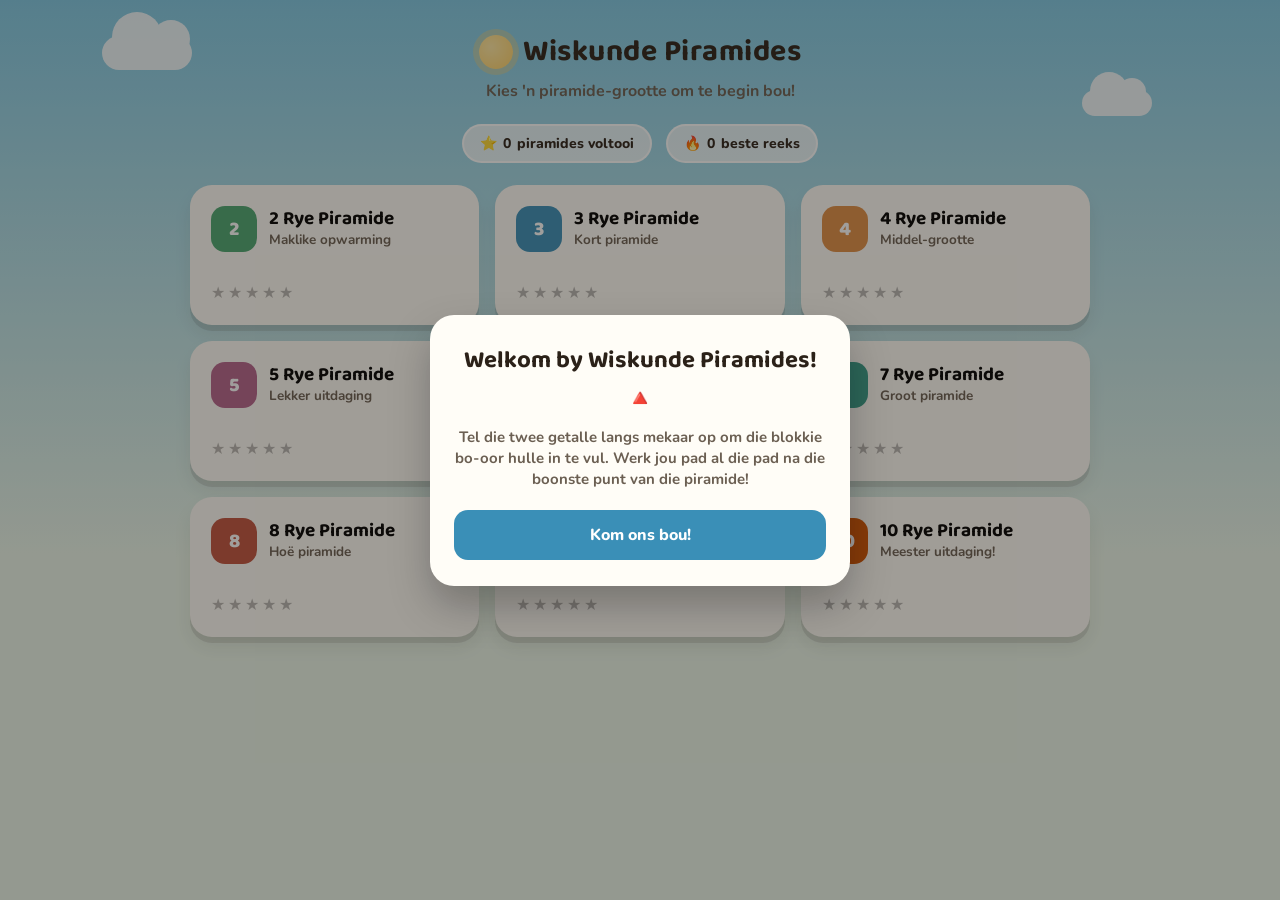
<file: math-pyramid.html>
<!DOCTYPE html>
<html lang="af">
<head>
  <meta charset="UTF-8">
  <meta name="viewport" content="width=device-width, initial-scale=1.0">
  <title>Wiskunde Piramides 🔺</title>
  <link rel="stylesheet" href="https://fonts.googleapis.com/css2?family=Baloo+2:wght@500;600;700;800&family=Nunito:wght@400;600;700;800&display=swap">
  <style>
    :root{
      --sky-top:#7EC8E3;
      --sky-bottom:#EAF6E9;
      --grass:#6BAA75;
      --grass-dark:#4E8C58;
      --card:#FFFDF7;
      --ink:#2B2118;
      --ink-soft:#6b5f52;
      --sun:#FFD166;
      --coral:#FF6B6B;
      --success:#06A77D;
      --success-dark:#04835F;
      --bug:#E63946;
      --sky-blue-deep:#3A8FB7;
      --cell-size: 48px;
    }
    *{box-sizing:border-box; -webkit-tap-highlight-color:transparent;}
    html,body{margin:0;padding:0;height:100%;}
    body{
      font-family:'Nunito',sans-serif;
      background:linear-gradient(180deg,var(--sky-top) 0%, var(--sky-bottom) 62%);
      color:var(--ink);
      min-height:100vh;
      overflow-x:hidden;
      user-select:none;
    }
    h1,h2,h3,.display{font-family:'Baloo 2',sans-serif;}
    button{font-family:inherit; cursor:pointer;}
    #app{position:relative; min-height:100vh; display:flex; flex-direction:column;}

    /* Wolke */
    .cloud{position:absolute; background:#fff; border-radius:50px; opacity:.85; filter:blur(.3px);}
    .cloud::before,.cloud::after{content:"";position:absolute;background:#fff;border-radius:50%;}
    .cloud1{width:90px;height:34px; top:4%; left:8%;}
    .cloud1::before{width:50px;height:50px; top:-24px; left:10px;}
    .cloud1::after{width:38px;height:38px; top:-16px; left:50px;}
    .cloud2{width:70px;height:26px; top:10%; right:10%;}
    .cloud2::before{width:38px;height:38px; top:-18px; left:8px;}
    .cloud2::after{width:28px;height:28px; top:-12px; left:36px;}

    /* ---------- VLAKKIESERM ---------- */
    #levelScreen{position:relative; z-index:2; flex:1; display:flex; flex-direction:column; align-items:center; padding:28px 20px 40px;}
    .brand{display:flex; align-items:center; gap:10px; margin-bottom:2px;}
    .brand-sun{width:34px;height:34px;border-radius:50%;background:radial-gradient(circle at 35% 35%, #FFE8A3, var(--sun));box-shadow:0 0 0 6px rgba(255,209,102,.35);}
    .brand h1{font-size:30px; margin:0; color:var(--ink); letter-spacing:.5px;}
    .tagline{margin:2px 0 22px; color:var(--ink-soft); font-weight:700; font-size:16px; text-align:center;}

    .stats-strip{display:flex; gap:14px; margin-bottom:22px; flex-wrap:wrap; justify-content:center;}
    .pill{background:rgba(255,255,255,.75); border:2px solid rgba(255,255,255,.9); border-radius:999px; padding:8px 16px; font-weight:800; font-size:14px; display:flex; align-items:center; gap:6px; color:var(--ink);}

    .level-grid{width:100%; max-width:900px; display:grid; grid-template-columns:repeat(auto-fit,minmax(230px,1fr)); gap:16px;}
    .level-card{
      background:var(--card); border-radius:22px; padding:18px;
      border:3px solid transparent; text-align:left;
      box-shadow:0 6px 0 rgba(43,33,24,.12), 0 10px 18px rgba(43,33,24,.08);
      display:flex; flex-direction:column; gap:8px; min-height:140px;
      transition:transform .12s ease, box-shadow .12s ease;
    }
    .level-card:active{transform:translateY(4px); box-shadow:0 2px 0 rgba(43,33,24,.12);}
    .level-top{display:flex; align-items:center; gap:12px;}
    .level-badge{
      width:46px;height:46px;border-radius:14px; display:flex; align-items:center; justify-content:center;
      font-size:20px; font-weight:800; color:#fff; flex-shrink:0; font-family:'Baloo 2',sans-serif;
    }
    .level-card h3{margin:0; font-size:19px; line-height:1.15;}
    .level-sub{margin:0; color:var(--ink-soft); font-weight:700; font-size:13.5px;}
    .stars{display:flex; gap:3px; margin-top:auto;}
    .star{font-size:16px; opacity:.28;}
    .star.on{opacity:1;}

    /* ---------- SPEELSERM ---------- */
    #quizScreen{position:relative; z-index:2; flex:1; display:none; flex-direction:column; min-height:100vh;}
    .topbar{display:flex; align-items:center; justify-content:space-between; padding:14px 18px; gap:10px; flex-wrap:wrap;}
    .topbar-left,.topbar-right{display:flex; align-items:center; gap:10px;}
    .chip-btn{
      background:rgba(255,255,255,.8); border:2px solid rgba(255,255,255,.95); border-radius:999px;
      padding:9px 16px; font-weight:800; font-size:14.5px; color:var(--ink); display:flex; align-items:center; gap:6px;
    }
    .chip-btn:active{transform:scale(.96);}
    .stat-chip{background:rgba(255,255,255,.75); border-radius:999px; padding:8px 14px; font-weight:800; font-size:14px; display:flex; align-items:center; gap:6px;}

    .quiz-main{flex:1; display:flex; flex-direction:column; align-items:center; justify-content:center; padding:10px 12px 0; position:relative; width:100%;}

    /* Piramide Ontwerp */
    .pyramid-container{
      display:flex; flex-direction:column; align-items:center; gap:5px;
      margin:10px 0; width:100%; max-width:100%; overflow-x:auto; padding:8px 4px;
    }
    .pyramid-row{display:flex; justify-content:center; gap:5px;}
    .pyramid-cell{
      width:var(--cell-size); height:calc(var(--cell-size) * 0.9);
      background:var(--card); border:3px solid #E4DFD1; border-radius:12px;
      display:flex; align-items:center; justify-content:center;
      font-weight:800; font-size:calc(var(--cell-size) * 0.38); font-family:'Baloo 2',sans-serif;
      color:var(--ink); box-shadow:0 3px 0 rgba(43,33,24,.1);
      transition:all 0.15s ease; position:relative;
    }
    .pyramid-cell.given{
      background:#EAF4EE; border-color:#92D2A5; color:var(--grass-dark);
    }
    .pyramid-cell.solved{
      background:#E3F2FD; border-color:var(--sky-blue-deep); color:var(--sky-blue-deep);
    }
    .pyramid-cell.active{
      border-color:var(--sun); background:#FFFDF0;
      box-shadow:0 0 0 4px rgba(255,209,102,.6); animation:pulse 1.3s infinite;
    }
    @keyframes pulse{ 0%,100%{transform:scale(1);} 50%{transform:scale(1.05);} }

    .cursor-line{display:inline-block; width:2px; height:18px; background:#C9C2B2; margin-left:2px; animation:blink 1s step-end infinite;}
    @keyframes blink{50%{opacity:0;}}

    .praise{height:28px; margin-top:8px; font-weight:800; font-size:17px; text-align:center;}

    /* Sleutelbord */
    .keypad{
      display:grid; grid-template-columns:repeat(3,78px); gap:10px; margin:14px 0 10px;
    }
    .key{
      height:56px; border-radius:14px; border:none; background:var(--card); font-size:24px; font-weight:800;
      color:var(--ink); box-shadow:0 4px 0 rgba(43,33,24,.15); display:flex; align-items:center; justify-content:center;
    }
    .key:active{transform:translateY(3px); box-shadow:0 1px 0 rgba(43,33,24,.15);}
    .key.del{background:#F3E7C9; color:#9A6B18; font-size:20px;}
    .key.go{background:var(--success); color:#fff;}
    .key.go:disabled{opacity:.45;}

    /* Gras & Maskotjie */
    .grass{position:relative; width:100%; height:70px; background:linear-gradient(180deg,var(--grass) 0%, var(--grass-dark) 100%); margin-top:10px; flex-shrink:0;}
    .grass::before{content:"";position:absolute; top:-10px; left:0; right:0; height:16px;
      background:repeating-linear-gradient(90deg, var(--grass) 0 6px, transparent 6px 12px);
      clip-path:polygon(0 100%,3% 0,6% 100%,9% 0,12% 100%,15% 0,18% 100%,21% 0,24% 100%,27% 0,30% 100%,33% 0,36% 100%,39% 0,42% 100%,45% 0,48% 100%,51% 0,54% 100%,57% 0,60% 100%,63% 0,66% 100%,69% 0,72% 100%,75% 0,78% 100%,81% 0,84% 100%,87% 0,90% 100%,93% 0,96% 100%,99% 0,100% 100%);
    }
    .mascot{position:absolute; left:calc(50% - 26px); bottom:106px; width:52px; height:44px; animation:bob 2.6s ease-in-out infinite;}
    .mascot .body{position:absolute; width:44px; height:34px; left:4px; top:8px; background:radial-gradient(circle at 35% 30%, #ff7b85, var(--bug)); border-radius:50% 50% 46% 46%; box-shadow:inset 0 -6px 8px rgba(0,0,0,.15);}
    .mascot .midline{position:absolute; left:26px; top:8px; width:3px; height:34px; background:#8f0f18; border-radius:2px;}
    .mascot .spot{position:absolute; width:8px; height:8px; background:#20090a; border-radius:50%;}
    .mascot .s1{left:10px; top:14px;} .mascot .s2{left:12px; top:26px;} .mascot .s3{left:32px; top:14px;} .mascot .s4{left:34px; top:26px;}
    .mascot .head{position:absolute; width:18px; height:16px; left:17px; top:0; background:#20090a; border-radius:50%;}
    .mascot .eye{position:absolute; width:4px; height:4px; background:#fff; border-radius:50%; top:4px;}
    .mascot .e1{left:19px;} .mascot .e2{left:29px;}
    .mascot .antenna{position:absolute; width:2px; height:12px; background:#20090a; top:-10px; border-radius:2px;}
    .mascot .a1{left:20px; transform:rotate(-18deg);} .mascot .a2{left:32px; transform:rotate(18deg);}
    @keyframes bob{0%,100%{transform:translateY(0) rotate(0deg);}50%{transform:translateY(-8px) rotate(-2deg);}}
    .mascot.happy{animation:happyJump .7s ease;}
    @keyframes happyJump{0%{transform:translateY(0) rotate(0);}30%{transform:translateY(-26px) rotate(10deg);}55%{transform:translateY(-4px) rotate(-8deg);}75%{transform:translateY(-14px) rotate(6deg);}100%{transform:translateY(0) rotate(0);}}
    .mascot.oops{animation:oopsShake .6s ease;}
    @keyframes oopsShake{0%,100%{transform:translateX(0) rotate(0);}20%{transform:translateX(-6px) rotate(-6deg);}40%{transform:translateX(6px) rotate(6deg);}60%{transform:translateX(-4px) rotate(-4deg);}80%{transform:translateX(4px) rotate(4deg);}}

    .confetti{position:absolute; top:0; left:0; width:100%; height:100%; pointer-events:none; overflow:hidden;}
    .confetti span{position:absolute; top:-10px; width:9px; height:9px; border-radius:2px; animation:fall 1.1s ease-in forwards;}
    @keyframes fall{to{transform:translateY(360px) rotate(300deg); opacity:0;}}

    /* Modal Popups */
    .overlay{position:fixed; inset:0; background:rgba(30,25,20,.42); display:none; align-items:center; justify-content:center; z-index:20; padding:20px;}
    .overlay.show{display:flex;}
    .modal{background:var(--card); border-radius:24px; padding:26px 24px; max-width:420px; width:100%; box-shadow:0 20px 40px rgba(0,0,0,.25); text-align:center;}
    .modal h2{margin:0 0 8px;}
    .modal p{color:var(--ink-soft); font-weight:700; margin:0 0 20px; font-size:15px; line-height:1.4;}
    .modal-close{width:100%; padding:14px; border:none; border-radius:14px; background:var(--sky-blue-deep); color:#fff; font-weight:800; font-size:16px;}

    @media (max-width:420px){
      .keypad{grid-template-columns:repeat(3,68px); gap:8px;}
      .key{height:50px; font-size:22px;}
    }
  </style>
</head>
<body>

<div id="app">
  <div class="cloud cloud1"></div>
  <div class="cloud cloud2"></div>

  <!-- VLAKKIESERM -->
  <div id="levelScreen">
    <div class="brand"><div class="brand-sun"></div><h1>Wiskunde Piramides</h1></div>
    <p class="tagline">Kies 'n piramide-grootte om te begin bou!</p>
    <div class="stats-strip">
      <div class="pill">⭐ <span id="totalCorrectPill">0</span> piramides voltooi</div>
      <div class="pill">🔥 <span id="bestStreakPill">0</span> beste reeks</div>
    </div>
    <div class="level-grid" id="levelGrid"></div>
  </div>

  <!-- SPEELSERM -->
  <div id="quizScreen">
    <div class="topbar">
      <div class="topbar-left">
        <button class="chip-btn" id="levelsBtn">🌼 Vlakke</button>
        <div class="stat-chip" id="currentLevelChip">Vlak 1</div>
      </div>
      <div class="topbar-right">
        <div class="stat-chip">🔥 <span id="streakStat">0</span></div>
        <div class="stat-chip">⭐ <span id="correctStat">0</span></div>
      </div>
    </div>

    <div class="quiz-main">
      <div class="pyramid-container" id="pyramidContainer"></div>
      <div class="praise" id="praise"></div>
      <div class="keypad" id="keypad">
        <button class="key" data-k="7">7</button><button class="key" data-k="8">8</button><button class="key" data-k="9">9</button>
        <button class="key" data-k="4">4</button><button class="key" data-k="5">5</button><button class="key" data-k="6">6</button>
        <button class="key" data-k="1">1</button><button class="key" data-k="2">2</button><button class="key" data-k="3">3</button>
        <button class="key del" data-k="del" aria-label="Vee uit">⌫</button>
        <button class="key" data-k="0">0</button>
        <button class="key go" data-k="go" aria-label="Gaan na antwoord" disabled>✓</button>
      </div>
      <div class="confetti" id="confetti"></div>
    </div>

    <div class="grass">
      <div class="mascot" id="mascot">
        <div class="antenna a1"></div><div class="antenna a2"></div>
        <div class="body"></div><div class="midline"></div>
        <div class="spot s1"></div><div class="spot s2"></div><div class="spot s3"></div><div class="spot s4"></div>
        <div class="head"></div><div class="eye e1"></div><div class="eye e2"></div>
      </div>
    </div>
  </div>

  <!-- WELKOM OVERLAY -->
  <div class="overlay" id="welcomeOverlay">
    <div class="modal">
      <h2>Welkom by Wiskunde Piramides! 🔺</h2>
      <p>Tel die twee getalle langs mekaar op om die blokkie bo-oor hulle in te vul. Werk jou pad al die pad na die boonste punt van die piramide!</p>
      <button class="modal-close" id="welcomeClose">Kom ons bou!</button>
    </div>
  </div>

  <!-- VOLTOOI OVERLAY -->
  <div class="overlay" id="completeOverlay">
    <div class="modal">
      <h2>Piramide Voltooi! 🌟</h2>
      <p>Mooi so! Jy het die hele piramide suksesvol opgebou.</p>
      <button class="modal-close" id="nextPyramidBtn">Volgende Piramide</button>
    </div>
  </div>
</div>

<script>
(function(){
  // Vlakke vanaf 2 rye tot 10 rye
  const LEVELS = [
    {id:1, rows:2,  title:"2 Rye Piramide",  sub:"Maklike opwarming", color:"#4CA771"},
    {id:2, rows:3,  title:"3 Rye Piramide",  sub:"Kort piramide",     color:"#3A8FB7"},
    {id:3, rows:4,  title:"4 Rye Piramide",  sub:"Middel-grootte",    color:"#E08E45"},
    {id:4, rows:5,  title:"5 Rye Piramide",  sub:"Lekker uitdaging",  color:"#B5638C"},
    {id:5, rows:6,  title:"6 Rye Piramide",  sub:"Bo-gemiddeld",      color:"#5B7FDE"},
    {id:6, rows:7,  title:"7 Rye Piramide",  sub:"Groot piramide",    color:"#379E8A"},
    {id:7, rows:8,  title:"8 Rye Piramide",  sub:"Hoë piramide",      color:"#C0533E"},
    {id:8, rows:9,  title:"9 Rye Piramide",  sub:"Baie rye!",         color:"#8E44AD"},
    {id:9, rows:10, title:"10 Rye Piramide", sub:"Meester uitdaging!", color:"#D35400"}
  ];

  let stats = {
    totalCorrect:0, totalAnswered:0, bestStreak:0,
    perLevel:{1:{c:0},2:{c:0},3:{c:0},4:{c:0},5:{c:0},6:{c:0},7:{c:0},8:{c:0},9:{c:0}}
  };

  let currentLevel = null;
  let currentRows = 3;
  let currentStreak = 0;
  let entered = "";
  let locked = false;

  // Piramide Data Struktuur
  let gridSolution = []; // 2D skikking met regte antwoorde
  let gridUser = [];     // 2D skikking met gebruiker se insette
  let activeCell = {r: null, c: null}; // Huidige sel wat ingevul word

  const PRAISE = ["Uitstekend! 🎉","Mooi so!","Reg so!","Wonderlik!","Super! ⭐","Briljant!"];
  const rand = (min,max)=> Math.floor(Math.random()*(max-min+1))+min;

  // ---------- localStorage ----------
  function loadStats(){
    try{
      const saved = localStorage.getItem('mathPyramidStats');
      if(saved){
        const parsed = JSON.parse(saved);
        stats = Object.assign(stats, parsed);
      }
    }catch(e){}
  }
  function saveStats(){
    try{
      localStorage.setItem('mathPyramidStats', JSON.stringify(stats));
    }catch(e){}
  }

  // ---------- Vlakke Rendering ----------
  const levelGrid = document.getElementById('levelGrid');
  function renderLevelGrid(){
    levelGrid.innerHTML = "";
    LEVELS.forEach(lvl=>{
      const pl = stats.perLevel[lvl.id] || {c:0};
      const starsCount = Math.min(5, Math.floor(pl.c/3));
      const card = document.createElement('button');
      card.className = "level-card";
      card.innerHTML = `
        <div class="level-top">
          <div class="level-badge" style="background:${lvl.color}">${lvl.rows}</div>
          <div>
            <h3>${lvl.title}</h3>
            <p class="level-sub">${lvl.sub}</p>
          </div>
        </div>
        <div class="stars">${[1,2,3,4,5].map(i=>`<span class="star ${i<=starsCount?'on':''}">★</span>`).join('')}</div>
      `;
      card.addEventListener('click', ()=> startLevel(lvl.id));
      levelGrid.appendChild(card);
    });
    document.getElementById('totalCorrectPill').textContent = stats.totalCorrect;
    document.getElementById('bestStreakPill').textContent = stats.bestStreak;
  }

  // ---------- Skerms ----------
  const levelScreen = document.getElementById('levelScreen');
  const quizScreen = document.getElementById('quizScreen');
  function showLevelScreen(){
    renderLevelGrid();
    levelScreen.style.display = "flex";
    quizScreen.style.display = "none";
  }
  function showQuizScreen(){
    levelScreen.style.display = "none";
    quizScreen.style.display = "flex";
  }

  function startLevel(id){
    currentLevel = id;
    const lvl = LEVELS.find(l=>l.id===id);
    currentRows = lvl.rows;

    document.getElementById('currentLevelChip').textContent = "Vlak " + id;
    document.getElementById('currentLevelChip').style.background = lvl.color;
    document.getElementById('currentLevelChip').style.color = "#fff";
    document.getElementById('currentLevelChip').style.borderColor = "transparent";
    
    updateHeaderStats();
    showQuizScreen();
    generatePyramid();
  }

  function updateHeaderStats(){
    document.getElementById('streakStat').textContent = currentStreak;
    document.getElementById('correctStat').textContent = stats.totalCorrect;
  }

  // ---------- Piramide Generering ----------
  function generatePyramid(){
    entered = "";
    locked = false;
    document.getElementById('praise').textContent = "";

    gridSolution = [];
    gridUser = [];

    // Skep oplossing (ry 0 is bo, ry currentRows-1 is onder)
    const baseRowIndex = currentRows - 1;

    // Vul onderste ry met waardes 1 tot 10
    gridSolution[baseRowIndex] = [];
    gridUser[baseRowIndex] = [];
    for(let c=0; c<currentRows; c++){
      const val = rand(1, 10);
      gridSolution[baseRowIndex][c] = val;
      gridUser[baseRowIndex][c] = val; // Onderste ry is reeds gegee
    }

    // Bou die res van die piramide boontoe
    for(let r=baseRowIndex-1; r>=0; r--){
      gridSolution[r] = [];
      gridUser[r] = [];
      for(let c=0; c<=r; c++){
        gridSolution[r][c] = gridSolution[r+1][c] + gridSolution[r+1][c+1];
        gridUser[r][c] = null; // Nog nie ingevul nie
      }
    }

    // Vind eerste aktiewe sel om op te los (onderste oop ry, van links na regs)
    findNextActiveCell();
    adjustCellSizing();
    renderPyramid();
  }

  function findNextActiveCell(){
    for(let r=currentRows-2; r>=0; r--){
      for(let c=0; c<=r; c++){
        if(gridUser[r][c] === null){
          activeCell = {r, c};
          return;
        }
      }
    }
    activeCell = {r: null, c: null}; // Alles voltooi
  }

  function adjustCellSizing(){
    // Bepaal dinamiese selgrootte sodat 10 rye steeds netjies op selfoonskerms pas
    const availWidth = Math.min(window.innerWidth - 30, 600);
    const calculatedSize = Math.max(28, Math.min(52, Math.floor(availWidth / currentRows)));
    document.documentElement.style.setProperty('--cell-size', calculatedSize + 'px');
  }

  function renderPyramid(){
    const container = document.getElementById('pyramidContainer');
    container.innerHTML = "";

    for(let r=0; r<currentRows; r++){
      const rowEl = document.createElement('div');
      rowEl.className = 'pyramid-row';

      for(let c=0; c<=r; c++){
        const cellEl = document.createElement('div');
        cellEl.className = 'pyramid-cell';

        const isGiven = (r === currentRows - 1);
        const isSolved = (gridUser[r][c] !== null);
        const isActive = (activeCell.r === r && activeCell.c === c);

        if(isGiven){
          cellEl.classList.add('given');
          cellEl.textContent = gridUser[r][c];
        } else if(isSolved){
          cellEl.classList.add('solved');
          cellEl.textContent = gridUser[r][c];
        } else if(isActive){
          cellEl.classList.add('active');
          cellEl.innerHTML = (entered.length ? entered : '') + '<span class="cursor-line"></span>';
        } else {
          cellEl.textContent = '';
        }

        rowEl.appendChild(cellEl);
      }
      container.appendChild(rowEl);
    }

    document.querySelector('.key.go').disabled = (entered.length === 0);
  }

  // ---------- Inset Hantering ----------
  function handleKey(k){
    if(locked || activeCell.r === null) return;
    if(k==="del"){ 
      entered = entered.slice(0,-1); 
      renderPyramid(); 
      return; 
    }
    if(k==="go"){ 
      submitAnswer(); 
      return; 
    }
    if(entered.length >= 5) return; // Maks 5 syfers vir hoë piramides
    entered += k;
    renderPyramid();
  }

  function submitAnswer(){
    if(entered.length === 0 || locked || activeCell.r === null) return;
    locked = true;

    const val = parseInt(entered, 10);
    const correctVal = gridSolution[activeCell.r][activeCell.c];
    const isCorrect = (val === correctVal);
    const praiseEl = document.getElementById('praise');

    if(isCorrect){
      gridUser[activeCell.r][activeCell.c] = val;
      praiseEl.style.color = "var(--success-dark)";
      praiseEl.textContent = PRAISE[rand(0, PRAISE.length-1)];
      mascot.className = "mascot happy";
      burstConfetti(8);

      entered = "";
      findNextActiveCell();

      // Kontroleer of die hele piramide voltooi is
      if(activeCell.r === null){
        stats.totalCorrect++;
        if(!stats.perLevel[currentLevel]) stats.perLevel[currentLevel] = {c:0};
        stats.perLevel[currentLevel].c++;
        currentStreak++;
        if(currentStreak > stats.bestStreak) stats.bestStreak = currentStreak;

        saveStats();
        updateHeaderStats();

        setTimeout(()=>{
          mascot.className = "mascot";
          burstConfetti(25);
          document.getElementById('completeOverlay').classList.add('show');
        }, 600);
      } else {
        setTimeout(()=>{
          mascot.className = "mascot";
          locked = false;
          renderPyramid();
        }, 500);
      }

    } else {
      currentStreak = 0;
      updateHeaderStats();
      praiseEl.style.color = "var(--coral)";
      praiseEl.textContent = "Nie heeltemal nie — probeer weer!";
      mascot.className = "mascot oops";

      setTimeout(()=>{
        mascot.className = "mascot";
        entered = "";
        locked = false;
        renderPyramid();
      }, 1000);
    }
  }

  function burstConfetti(count=18){
    const holder = document.getElementById('confetti');
    const colors = ["#FFD166","#06A77D","#FF6B6B","#3A8FB7","#E63946"];
    for(let i=0; i<count; i++){
      const s = document.createElement('span');
      s.style.left = rand(5,95)+"%";
      s.style.background = colors[rand(0,colors.length-1)];
      s.style.animationDelay = (Math.random()*0.15)+"s";
      holder.appendChild(s);
      setTimeout(()=>s.remove(), 1200);
    }
  }

  // ---------- Gebeurtenis-luisteraars ----------
  document.getElementById('keypad').addEventListener('click', (e)=>{
    const btn = e.target.closest('.key');
    if(!btn) return;
    handleKey(btn.dataset.k);
  });

  document.addEventListener('keydown', (e)=>{
    if(quizScreen.style.display==="none") return;
    if(e.key>='0' && e.key<='9') handleKey(e.key);
    else if(e.key==='Backspace') handleKey('del');
    else if(e.key==='Enter') handleKey('go');
  });

  document.getElementById('levelsBtn').addEventListener('click', showLevelScreen);
  document.getElementById('welcomeClose').addEventListener('click', ()=>{
    document.getElementById('welcomeOverlay').classList.remove('show');
  });
  document.getElementById('nextPyramidBtn').addEventListener('click', ()=>{
    document.getElementById('completeOverlay').classList.remove('show');
    generatePyramid();
  });

  window.addEventListener('resize', ()=>{
    if(quizScreen.style.display === "flex"){
      adjustCellSizing();
      renderPyramid();
    }
  });

  // ---------- Inisialisering ----------
  function init(){
    loadStats();
    renderLevelGrid();
    showLevelScreen();
    document.getElementById('welcomeOverlay').classList.add('show');
  }
  init();
})();
</script>
</body>
</html>
</file>
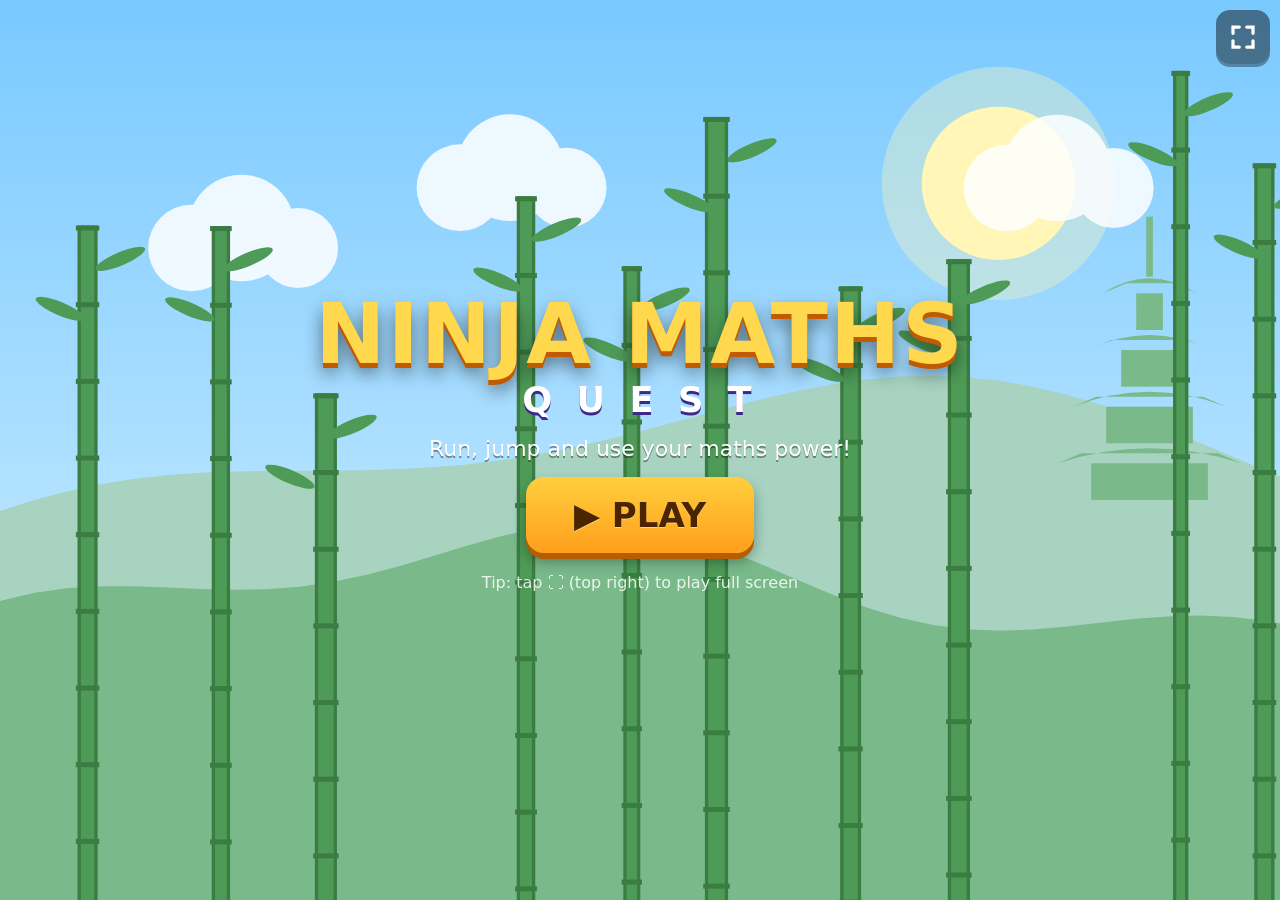
<file: ninja.html>
<!DOCTYPE html>
<html lang="en">
<head>
<meta charset="UTF-8">
<meta name="viewport" content="width=device-width, initial-scale=1, maximum-scale=1, user-scalable=no, viewport-fit=cover">
<meta name="mobile-web-app-capable" content="yes">
<meta name="apple-mobile-web-app-capable" content="yes">
<meta name="theme-color" content="#1b1f3b">
<title>Ninja Maths Quest</title>
<style>
*{box-sizing:border-box;-webkit-tap-highlight-color:transparent}
html,body{margin:0;height:100%;overflow:hidden;background:#1b1f3b;touch-action:none;user-select:none;-webkit-user-select:none;overscroll-behavior:none;
  font-family:"Trebuchet MS","Nunito","Segoe UI",system-ui,sans-serif;color:#fff}
#wrap{position:fixed;inset:0}
canvas#game{position:absolute;inset:0;width:100%;height:100%;display:block}
.hidden{display:none!important}
button{font-family:inherit;cursor:pointer;border:none}

/* ---------- Fullscreen button ---------- */
#btnFS{position:absolute;top:10px;right:10px;z-index:60;width:54px;height:54px;border-radius:14px;background:rgba(0,0,0,.45);color:#fff;font-size:28px;
  box-shadow:0 3px 0 rgba(0,0,0,.35);display:flex;align-items:center;justify-content:center}
#btnFS:active{transform:translateY(2px)}

/* ---------- HUD ---------- */
#hud{position:absolute;top:10px;left:10px;right:76px;z-index:20;display:flex;align-items:center;gap:10px;pointer-events:none;flex-wrap:wrap}
#hud .chip{background:rgba(0,0,0,.45);border-radius:14px;padding:6px 12px;font-size:22px;font-weight:bold;display:flex;align-items:center;gap:6px;text-shadow:0 2px 0 rgba(0,0,0,.4)}
#btnPause{pointer-events:auto;width:54px;height:54px;border-radius:14px;background:rgba(0,0,0,.45);color:#fff;font-size:26px;box-shadow:0 3px 0 rgba(0,0,0,.35)}
#hearts{letter-spacing:2px}
#hudStreak.hot{background:linear-gradient(90deg,#ff7a00,#ffcc00);color:#3a1a00;text-shadow:none}
#hudPower{background:linear-gradient(90deg,#7a5cff,#00d1ff)!important;animation:pulse 1s infinite}
#hudBoss{flex:1 1 220px;max-width:340px}
#bossBar{flex:1;height:16px;background:rgba(255,255,255,.2);border-radius:8px;overflow:hidden}
#bossFill{height:100%;width:100%;background:linear-gradient(90deg,#ff3b3b,#ff9a3b);transition:width .3s}
@keyframes pulse{0%,100%{transform:scale(1)}50%{transform:scale(1.07)}}

/* ---------- Touch controls ---------- */
#controls{position:absolute;inset:0;z-index:15;pointer-events:none}
.cbtn{position:absolute;pointer-events:auto;border-radius:50%;background:rgba(255,255,255,.22);border:3px solid rgba(255,255,255,.55);
  display:flex;align-items:center;justify-content:center;font-size:40px;color:#fff;text-shadow:0 2px 2px rgba(0,0,0,.5);touch-action:none}
.cbtn.on{background:rgba(255,255,255,.5);transform:scale(.94)}
#cLeft{left:22px;bottom:26px;width:104px;height:104px}
#cRight{left:140px;bottom:26px;width:104px;height:104px}
#cJump{right:22px;bottom:26px;width:118px;height:118px;font-size:46px}
#cAttack{right:154px;bottom:34px;width:96px;height:96px}
#cStar{right:62px;bottom:160px;width:80px;height:80px;font-size:32px}
#cStar .ammo{position:absolute;bottom:-6px;right:-6px;background:#222a;border-radius:12px;font-size:16px;padding:2px 7px}

/* ---------- Screens ---------- */
.screen{position:absolute;inset:0;z-index:30;display:flex;flex-direction:column;align-items:center;justify-content:center;padding:16px;overflow:auto}
.dim{background:rgba(15,18,45,.55)}
.panel{background:rgba(20,24,58,.9);border:3px solid rgba(255,255,255,.18);border-radius:24px;padding:18px 22px;box-shadow:0 10px 30px rgba(0,0,0,.4);max-width:980px;width:100%}
h1.logo{font-size:clamp(40px,8vw,84px);margin:0;line-height:1;text-align:center;color:#ffd84d;
  text-shadow:0 5px 0 #c25b00,0 10px 18px rgba(0,0,0,.5);letter-spacing:2px}
h1.logo small{display:block;font-size:.42em;color:#fff;text-shadow:0 3px 0 #3b2a8a;letter-spacing:6px;margin-top:6px}
h2{margin:0 0 12px;font-size:30px;text-align:center;text-shadow:0 3px 0 rgba(0,0,0,.3)}
.btn{background:linear-gradient(#ffcf3f,#ff9f1a);color:#4a2500;font-weight:bold;font-size:26px;padding:14px 30px;border-radius:18px;
  box-shadow:0 6px 0 #b85c00,0 8px 14px rgba(0,0,0,.35);text-shadow:0 1px 0 rgba(255,255,255,.4);margin:6px}
.btn:active{transform:translateY(4px);box-shadow:0 2px 0 #b85c00}
.btn.blue{background:linear-gradient(#5ec8ff,#2b84ff);color:#fff;box-shadow:0 6px 0 #1a4fb0,0 8px 14px rgba(0,0,0,.35);text-shadow:0 2px 0 rgba(0,0,0,.25)}
.btn.grey{background:linear-gradient(#cfd6e6,#9aa6c0);color:#26304a;box-shadow:0 6px 0 #5e6a85}
.btn.red{background:linear-gradient(#ff7a7a,#e23b3b);color:#fff;box-shadow:0 6px 0 #8f1f1f}
.btn.small{font-size:20px;padding:10px 18px}
.row{display:flex;gap:12px;flex-wrap:wrap;justify-content:center;align-items:center}
.pulse{animation:pulse 1.4s infinite}

.cards{display:flex;gap:14px;flex-wrap:wrap;justify-content:center}
.card{background:rgba(255,255,255,.1);border:3px solid rgba(255,255,255,.2);border-radius:20px;padding:10px;width:150px;text-align:center;cursor:pointer;position:relative}
.card.sel{border-color:#ffd84d;background:rgba(255,216,77,.2);box-shadow:0 0 0 4px rgba(255,216,77,.3)}
.card canvas{width:120px;height:120px;display:block;margin:0 auto}
.card .nm{font-size:22px;font-weight:bold}
.card .el{font-size:15px;opacity:.85}
.card.new{display:flex;flex-direction:column;align-items:center;justify-content:center;font-size:56px;min-height:190px}
.card.new span{font-size:18px}
.beltdot{display:inline-block;width:18px;height:18px;border-radius:50%;border:2px solid #0006;vertical-align:middle;margin-right:5px}
.belts{display:grid;grid-template-columns:repeat(3,1fr);gap:10px}
.belt{background:rgba(255,255,255,.1);border:3px solid rgba(255,255,255,.2);border-radius:16px;padding:10px 12px;text-align:left;color:#fff;font-size:18px}
.belt b{font-size:21px;display:block;margin-bottom:2px}
.belt.sel{border-color:#ffd84d;background:rgba(255,216,77,.2)}
input.name{font-size:34px;padding:12px 18px;border-radius:16px;border:3px solid #ffd84d;width:min(420px,80vw);text-align:center;font-family:inherit;font-weight:bold;background:#fff;color:#222}
.toggle{display:flex;align-items:center;justify-content:space-between;gap:16px;background:rgba(255,255,255,.08);border-radius:14px;padding:10px 16px;font-size:21px;margin:6px 0}
.sw{width:76px;height:40px;border-radius:20px;background:#666;position:relative;flex:none}
.sw::after{content:"";position:absolute;top:4px;left:4px;width:32px;height:32px;border-radius:50%;background:#fff;transition:left .2s}
.sw.on{background:#3ccf6e}.sw.on::after{left:40px}

/* Map */
#scrMap .top{display:flex;align-items:center;gap:14px;width:100%;max-width:980px;justify-content:space-between;flex-wrap:wrap}
#mapAvatar{width:76px;height:76px;background:rgba(255,255,255,.12);border-radius:50%}
.who{display:flex;align-items:center;gap:12px;font-size:26px;font-weight:bold}
.who small{display:block;font-size:17px;font-weight:normal;opacity:.9}
.world{width:100%;max-width:980px;margin-top:12px}
.world h3{margin:6px 0 10px;font-size:26px}
.nodes{display:flex;gap:14px;flex-wrap:wrap;justify-content:center}
.node{width:170px;padding:14px 8px;border-radius:22px;background:linear-gradient(#58c06a,#2e8a46);box-shadow:0 6px 0 #1d5a2d;color:#fff;text-align:center;font-weight:bold;font-size:22px}
.node.boss{background:linear-gradient(#ff6b6b,#b52a4a);box-shadow:0 6px 0 #6e1229}
.node.locked{background:linear-gradient(#777,#555);box-shadow:0 6px 0 #333;opacity:.75}
.node .ico{font-size:40px;display:block}
.node .st{font-size:24px;letter-spacing:2px;color:#ffd84d;text-shadow:0 2px 0 #0005}
.wtabs{display:flex;gap:10px;width:100%;max-width:980px;margin-top:12px}
.wtab{flex:1;border-radius:18px;padding:8px 4px;color:#fff;font-weight:bold;font-size:17px;text-align:center;box-shadow:0 5px 0 rgba(0,0,0,.35);border:3px solid transparent;opacity:.8;text-shadow:0 2px 0 rgba(0,0,0,.35)}
.wtab .ico{font-size:32px;display:block}
.wtab.sel{border-color:#ffd84d;opacity:1;transform:translateY(-3px)}
.wtab.locked{filter:grayscale(.85);opacity:.6}
.wtab .wst{font-size:15px;color:#ffd84d}
.wlock{text-align:center;font-size:22px;padding:24px 10px}
.soon{display:flex;gap:10px;justify-content:center;flex-wrap:wrap;margin-top:12px}
.soon div{background:rgba(0,0,0,.35);border-radius:14px;padding:8px 14px;font-size:17px;opacity:.8}

/* ---------- Quiz ---------- */
#quiz{position:absolute;inset:0;z-index:40;background:rgba(10,12,35,.62);display:flex;align-items:center;justify-content:center;padding:10px}
.qcard{background:linear-gradient(#fffaf0,#ffeccc);color:#2b1d0e;border-radius:26px;border:5px solid #c47a2c;box-shadow:0 12px 0 #8a4d12,0 18px 40px rgba(0,0,0,.5);
  width:min(900px,98vw);max-height:96vh;overflow:auto;padding:14px 20px 18px;position:relative;animation:pop .25s ease-out}
@keyframes pop{from{transform:scale(.7);opacity:0}to{transform:scale(1);opacity:1}}
.qhead{display:flex;align-items:center;justify-content:space-between;gap:10px}
.qtitle{font-size:26px;font-weight:bold;color:#8a3b00}
.qsub{font-size:19px;color:#6a4a2a;text-align:center;margin:4px 0 8px;font-weight:bold}
.duel{display:flex;align-items:center;gap:8px;font-size:20px;font-weight:bold}
.duel canvas{width:60px;height:60px;background:#f3d9b0;border-radius:50%}
.pips{display:flex;gap:4px}
.pip{width:20px;height:20px;border-radius:50%;background:#e23b3b;border:2px solid #7a1414}
.pip.off{background:#ccc;border-color:#999}
.qtimer{height:12px;background:#e8d3b0;border-radius:6px;overflow:hidden;margin:6px 0}
.qtimer div{height:100%;width:100%;background:linear-gradient(90deg,#3ccf6e,#ffd84d);}
.qbody{text-align:center}
.expr{font-size:clamp(40px,7vw,64px);font-weight:bold;margin:8px 0 12px;letter-spacing:2px;display:flex;align-items:center;justify-content:center;gap:12px;flex-wrap:wrap}
.blank{display:inline-flex;min-width:96px;height:80px;border-radius:16px;border:4px dashed #c47a2c;background:#fff;align-items:center;justify-content:center;color:#2b84ff}
.blank.active{border-style:solid;border-color:#2b84ff;box-shadow:0 0 0 5px rgba(43,132,255,.25)}
.opts{display:grid;grid-template-columns:repeat(4,1fr);gap:12px;margin-top:6px}
.opts.two{grid-template-columns:repeat(2,1fr)}
.opts.three{grid-template-columns:repeat(3,1fr)}
.opt{font-size:clamp(30px,5vw,46px);font-weight:bold;padding:16px 6px;border-radius:20px;background:linear-gradient(#5ec8ff,#2b84ff);color:#fff;box-shadow:0 6px 0 #1a4fb0;text-shadow:0 2px 0 rgba(0,0,0,.25)}
.opt:active{transform:translateY(4px);box-shadow:0 2px 0 #1a4fb0}
.opt.good{background:linear-gradient(#6be38f,#22a84e);box-shadow:0 6px 0 #127336}
.opt.bad{background:linear-gradient(#ff8a8a,#e23b3b);box-shadow:0 6px 0 #8f1f1f}
.opt.dim{opacity:.4}
.opt.tf{font-size:34px}
.numpad{display:grid;grid-template-columns:repeat(6,1fr);gap:8px;margin-top:10px}
.numpad button{font-size:34px;font-weight:bold;padding:12px 0;border-radius:16px;background:#fff;color:#2b1d0e;box-shadow:0 5px 0 #c9a77a;border:2px solid #e3c79c}
.numpad button:active{transform:translateY(3px);box-shadow:0 2px 0 #c9a77a}
.numpad .ok{background:linear-gradient(#6be38f,#22a84e);color:#fff;box-shadow:0 5px 0 #127336;border:none}
.numpad .del{background:#ffe0e0;box-shadow:0 5px 0 #e0a0a0}
.tiles{display:flex;gap:12px;justify-content:center;flex-wrap:wrap;margin:8px 0}
.tile{min-width:100px;padding:14px 12px;font-size:clamp(28px,4.5vw,40px);font-weight:bold;border-radius:18px;background:linear-gradient(#ffd84d,#ffaa1a);color:#4a2500;box-shadow:0 6px 0 #b85c00}
.tile.used{visibility:hidden}
.tile.picked{background:linear-gradient(#5ec8ff,#2b84ff);color:#fff;box-shadow:0 6px 0 #1a4fb0;transform:translateY(-4px)}
.tile.good{background:linear-gradient(#6be38f,#22a84e);color:#fff;box-shadow:0 6px 0 #127336}
.tile.bad{background:linear-gradient(#ff8a8a,#e23b3b);color:#fff}
.slots{display:flex;gap:10px;justify-content:center;align-items:center;margin:6px 0;flex-wrap:wrap}
.slot{min-width:100px;height:78px;border-radius:18px;border:4px dashed #c47a2c;display:flex;align-items:center;justify-content:center;font-size:36px;font-weight:bold;background:#fff8;}
.slot.fill{border-style:solid;background:#fff}
.arrow{font-size:30px;color:#c47a2c}
.pyr{display:flex;flex-direction:column;align-items:center;gap:6px;margin:4px 0}
.pyr .prow{display:flex;gap:6px}
.pcell{width:104px;height:66px;border-radius:12px;background:#f4c27a;border:3px solid #b8752a;display:flex;align-items:center;justify-content:center;font-size:34px;font-weight:bold}
.pcell.hole{background:#fff;border:3px dashed #2b84ff;color:#2b84ff}
.pcell.hole.active{border-style:solid;box-shadow:0 0 0 5px rgba(43,132,255,.25)}
.pcell.good{background:#bff2cc;border-color:#22a84e;color:#127336}
.pcell.bad{background:#ffd0d0;border-color:#e23b3b;color:#a01818}
.fb{min-height:44px;margin-top:10px;font-size:26px;font-weight:bold;text-align:center}
.fb.good{color:#1a8a40}
.fb.bad{color:#b02020}
.fb .tip{display:block;font-size:20px;color:#5a3a1a;font-weight:normal;margin-top:4px}
.fb .btn{font-size:22px;padding:10px 26px;margin-top:8px}

#toast{position:absolute;left:50%;top:76px;transform:translateX(-50%);z-index:50;background:rgba(0,0,0,.65);padding:10px 22px;border-radius:16px;font-size:24px;font-weight:bold;
  opacity:0;transition:opacity .3s;pointer-events:none;text-align:center;white-space:nowrap}
#toast.show{opacity:1}
#rotate{position:absolute;inset:0;z-index:100;background:#1b1f3b;display:none;flex-direction:column;align-items:center;justify-content:center;font-size:28px;text-align:center;padding:30px}
#rotate .ph{font-size:90px;animation:rot 2s infinite}
@keyframes rot{0%,30%{transform:rotate(0)}60%,100%{transform:rotate(-90deg)}}
@media (orientation:portrait){#rotate{display:flex}}
.bigstars{font-size:70px;letter-spacing:8px;margin:6px 0}
.bigstars .off{filter:grayscale(1);opacity:.35}
.stats{font-size:22px;line-height:1.6;text-align:center}
</style>
</head>
<body>
<div id="wrap">
  <canvas id="game"></canvas>

  <div id="hud" class="hidden">
    <button id="btnPause" aria-label="Pause">⏸</button>
    <div class="chip" id="hearts"></div>
    <div class="chip" id="hudCoins">🪙 0</div>
    <div class="chip" id="hudStreak">🔥 0</div>
    <div class="chip hidden" id="hudPower">⚡ Power!</div>
    <div class="chip hidden" id="hudBoss"><span id="bossIco">👹</span> <div id="bossBar"><div id="bossFill"></div></div></div>
  </div>

  <div id="controls" class="hidden">
    <div class="cbtn" id="cLeft" data-k="left">◀</div>
    <div class="cbtn" id="cRight" data-k="right">▶</div>
    <div class="cbtn" id="cAttack" data-k="attack">⚔️</div>
    <div class="cbtn" id="cStar" data-k="star">✴️<span class="ammo" id="ammo">5</span></div>
    <div class="cbtn" id="cJump" data-k="jump">⬆</div>
  </div>

  <button id="btnFS" aria-label="Full screen">⛶</button>

  <!-- Title -->
  <div class="screen" id="scrTitle">
    <h1 class="logo">NINJA MATHS<small>Q U E S T</small></h1>
    <p style="font-size:22px;text-shadow:0 2px 0 #0006;margin:18px 0 10px">Run, jump and use your maths power!</p>
    <button class="btn pulse" id="btnStart" style="font-size:34px;padding:18px 48px">▶ PLAY</button>
    <p style="font-size:16px;opacity:.85;margin-top:14px">Tip: tap ⛶ (top right) to play full screen</p>
  </div>

  <!-- Profiles -->
  <div class="screen dim hidden" id="scrProfiles">
    <h2>Who is playing?</h2>
    <div class="cards" id="profileCards"></div>
  </div>

  <!-- Create profile -->
  <div class="screen dim hidden" id="scrCreate">
    <div class="panel" id="stepName">
      <h2>What is your name, ninja?</h2>
      <div class="row"><input class="name" id="inName" maxlength="12" placeholder="Your name" autocomplete="off"></div>
      <div class="row" style="margin-top:14px"><button class="btn grey small" id="btnNameBack">◀ Back</button><button class="btn" id="btnNameNext">Next ▶</button></div>
    </div>
    <div class="panel hidden" id="stepNinja">
      <h2>Choose your ninja!</h2>
      <div class="cards" id="ninjaCards"></div>
      <div class="row" style="margin-top:12px"><button class="btn grey small" id="btnNinjaBack">◀ Back</button><button class="btn" id="btnNinjaNext">Next ▶</button></div>
    </div>
    <div class="panel hidden" id="stepBelt">
      <h2>Pick your maths belt</h2>
      <div class="belts" id="beltCards"></div>
      <div class="row" style="margin-top:12px"><button class="btn grey small" id="btnBeltBack">◀ Back</button><button class="btn" id="btnBeltDone">Let's go! ▶</button></div>
    </div>
  </div>

  <!-- Map -->
  <div class="screen dim hidden" id="scrMap">
    <div class="top">
      <div class="who"><canvas id="mapAvatar" width="152" height="152"></canvas><div><span id="mapName"></span><small id="mapBelt"></small></div></div>
      <div class="row">
        <div class="chip" style="background:rgba(0,0,0,.4);border-radius:14px;padding:8px 14px;font-size:22px;font-weight:bold" id="mapCoins">🪙 0</div>
        <button class="btn blue small" id="btnSettings">⚙️ Settings</button>
        <button class="btn grey small" id="btnSwitch">👥 Switch</button>
      </div>
    </div>
    <div class="wtabs" id="wtabs"></div>
    <div class="world panel">
      <h3 id="worldTitle"></h3>
      <div class="nodes" id="nodes"></div>
      <div class="wlock hidden" id="worldLock"></div>
    </div>
  </div>

  <!-- Settings -->
  <div class="screen dim hidden" id="scrSettings">
    <div class="panel" style="max-width:900px">
      <h2>⚙️ Settings</h2>
      <div class="belts" id="setBelts"></div>
      <div style="margin-top:10px">
        <div class="toggle">⏱️ Question timer<div class="sw" id="swTimer"></div></div>
        <div class="toggle">🔊 Sound effects<div class="sw" id="swSfx"></div></div>
        <div class="toggle">🎵 Music<div class="sw" id="swMusic"></div></div>
      </div>
      <div class="row" style="margin-top:12px">
        <button class="btn blue small" id="btnChangeNinja">🥷 Change ninja</button>
        <button class="btn red small" id="btnDelete">🗑️ Delete player</button>
        <button class="btn" id="btnSetBack">✔ Done</button>
      </div>
    </div>
  </div>

  <!-- Change ninja -->
  <div class="screen dim hidden" id="scrNinja">
    <div class="panel">
      <h2>Choose your ninja!</h2>
      <div class="cards" id="ninjaCards2"></div>
      <div class="row" style="margin-top:12px"><button class="btn" id="btnNinja2Done">✔ Done</button></div>
    </div>
  </div>

  <!-- Pause -->
  <div class="screen dim hidden" id="scrPause">
    <div class="panel" style="max-width:520px;text-align:center">
      <h2>⏸ Paused</h2>
      <div class="toggle">🔊 Sound effects<div class="sw" id="swSfx2"></div></div>
      <div class="toggle">🎵 Music<div class="sw" id="swMusic2"></div></div>
      <div class="row" style="margin-top:10px;flex-direction:column">
        <button class="btn" id="btnResume">▶ Keep playing</button>
        <button class="btn blue small" id="btnRestart">🔄 Restart level</button>
        <button class="btn grey small" id="btnQuit">🗺️ Back to map</button>
      </div>
    </div>
  </div>

  <!-- Complete -->
  <div class="screen dim hidden" id="scrComplete">
    <div class="panel" style="max-width:620px;text-align:center">
      <h2 id="cTitle">Level complete!</h2>
      <div class="bigstars" id="cStars"></div>
      <div class="stats" id="cStats"></div>
      <div class="row" style="margin-top:12px">
        <button class="btn grey small" id="btnCMap">🗺️ Map</button>
        <button class="btn blue small" id="btnCReplay">🔄 Play again</button>
        <button class="btn" id="btnCNext">Next ▶</button>
      </div>
    </div>
  </div>

  <div id="quiz" class="hidden"><div class="qcard" id="qcard"></div></div>
  <div id="toast"></div>
  <div id="rotate"><div class="ph">📱</div><p>Turn your tablet sideways to play!</p></div>
</div>
<script>
"use strict";
/* =========================================================
   NINJA MATHS QUEST  –  single-file HTML5 game
   ========================================================= */
const rnd = Math.random;
const ri = (a, b) => Math.floor(rnd() * (b - a + 1)) + a;
const pick = a => a[Math.floor(rnd() * a.length)];
const shuffle = a => { for (let i = a.length - 1; i > 0; i--) { const j = Math.floor(rnd() * (i + 1)); [a[i], a[j]] = [a[j], a[i]]; } return a; };
const clamp = (v, a, b) => Math.max(a, Math.min(b, v));
const $ = id => document.getElementById(id);
const hash = i => { const s = Math.sin(i * 12.9898 + 78.233) * 43758.5453; return s - Math.floor(s); };

/* ---------------- Characters (original ninjas) ---------------- */
const NINJAS = [
  { id: 'taro', name: 'Taro', el: 'Fire',      main: '#e0332f', dark: '#9e1d1a', accent: '#ffb000', band: '#ffb000', fx: '#ff7a00', icon: '🔥', tail: false },
  { id: 'suki', name: 'Suki', el: 'Water',     main: '#159fae', dark: '#0b6c77', accent: '#b8f3ff', band: '#b8f3ff', fx: '#38c6ff', icon: '💧', tail: true  },
  { id: 'riku', name: 'Riku', el: 'Lightning', main: '#f2c200', dark: '#b38a00', accent: '#3443c9', band: '#3443c9', fx: '#fff26b', icon: '⚡', tail: false },
  { id: 'mei',  name: 'Mei',  el: 'Nature',    main: '#3aa94a', dark: '#22722f', accent: '#d6f56b', band: '#d6f56b', fx: '#8cff6b', icon: '🍃', tail: true  },
  { id: 'nova', name: 'Nova', el: 'Starlight', main: '#7b4fd6', dark: '#4f2c9c', accent: '#ffd84d', band: '#ffd84d', fx: '#d9a8ff', icon: '✨', tail: true  },
  { id: 'jin',  name: 'Jin',  el: 'Wind',      main: '#e9eef3', dark: '#9fb0bf', accent: '#2bbfd6', band: '#2bbfd6', fx: '#bff8ff', icon: '🌪️', tail: false }
];
const ENEMY = { main: '#3a3f58', dark: '#23263a', accent: '#8f96bd', band: '#5b6185', fx: '#9aa0ff', tail: false, enemy: true };
const ELITE = { main: '#4a2a5e', dark: '#2c173a', accent: '#ff4d6d', band: '#ff4d6d', fx: '#ff4d6d', tail: false, enemy: true };
const BOSS  = { main: '#2b2d42', dark: '#16172a', accent: '#e63946', band: '#e63946', fx: '#ff3b3b', tail: false, enemy: true, horns: true };
const ninjaById = id => NINJAS.find(n => n.id === id) || NINJAS[0];

const BELTS = [
  { id: 'white',  name: 'White Belt',  color: '#ffffff', desc: '+ and − up to 10' },
  { id: 'yellow', name: 'Yellow Belt', color: '#ffd400', desc: '+ and − up to 20' },
  { id: 'orange', name: 'Orange Belt', color: '#ff8a00', desc: '2-digit + and −, no carrying' },
  { id: 'green',  name: 'Green Belt',  color: '#2fbf4a', desc: '2-digit + and − with carrying' },
  { id: 'blue',   name: 'Blue Belt',   color: '#2b84ff', desc: '× and ÷ by 2, 5 and 10' },
  { id: 'black',  name: 'Black Belt',  color: '#111111', desc: 'Everything mixed! Bigger tables' }
];
const beltById = id => BELTS.find(b => b.id === id) || BELTS[0];

const WORLDS = [
  { name: 'Bamboo Forest', icon: '🎋', grad: 'linear-gradient(#58c06a,#2e8a46)', themes: ['morning', 'sunset', 'dusk', 'night'],
    enemy: ENEMY, elite: ELITE, minionProj: 'star', props: ['rock', 'bush', 'lantern', 'bush'],
    pools: [['flat', 'gap', 'float', 'stairs', 'spikes', 'shroom', 'minions', 'gap', 'flat'],
            ['flat', 'gap', 'float', 'stairs', 'spikes', 'shroom', 'minions', 'mover', 'hoppers', 'float'],
            ['gap', 'float', 'stairs', 'spikes', 'shroom', 'minions', 'mover', 'hoppers', 'mover', 'float']],
    bossPre: ['gap', 'float', 'minions'],
    boss: { name: 'Shogun Shade', icon: '👹', pal: BOSS, hp: 6, scale: 2.35, proj: 'star', special: [] },
    music: { ms: 200, notes: [262, 294, 330, 392, 440, 523, 587, 659, 784, 880] } },
  { name: 'Temple Rooftops', icon: '🏯', grad: 'linear-gradient(#ff7b5c,#b8262d)', themes: ['templeDay', 'templeSunset', 'templeDusk', 'templeNight'],
    tip: '⚠️ Cracked platforms crumble! Ninjas throw stars – jump over them!',
    enemy: { main: '#6b2f3f', dark: '#461d29', accent: '#e8b04a', band: '#e8b04a', fx: '#ffcf6a', enemy: true },
    elite: { main: '#1f3b5c', dark: '#122640', accent: '#ffd84d', band: '#ffd84d', fx: '#ffd84d', enemy: true },
    minionProj: 'star', props: ['lantern', 'bonsai', 'lantern', 'bonsai'],
    pools: [['flat', 'gap', 'float', 'stairs', 'crumble', 'minions', 'throwers', 'shroom', 'spikes'],
            ['flat', 'gap', 'float', 'crumble', 'mover', 'minions', 'throwers', 'hoppers', 'shroom', 'spikes'],
            ['gap', 'float', 'crumble', 'crumble', 'mover', 'throwers', 'hoppers', 'spikes', 'stairs', 'minions']],
    bossPre: ['crumble', 'throwers', 'float'],
    boss: { name: 'Raven Master Kuro', icon: '🦅', pal: { main: '#23202e', dark: '#121019', accent: '#9b6bff', band: '#9b6bff', fx: '#9b6bff', enemy: true, crest: true }, hp: 7, scale: 2.35, proj: 'feather', special: ['summon'] },
    music: { ms: 190, notes: [294, 330, 370, 440, 494, 587, 659, 740, 880, 988] } },
  { name: 'Snowy Peaks', icon: '🏔️', grad: 'linear-gradient(#8fd3ff,#3a7bd5)', themes: ['snowDay', 'snowAfternoon', 'snowDusk', 'snowNight'],
    tip: '⚠️ Ice is slippery and icicles fall – keep moving!',
    enemy: { main: '#e6eef7', dark: '#9fb3cc', accent: '#5b8fd6', band: '#5b8fd6', fx: '#bff8ff', enemy: true },
    elite: { main: '#2d4f7a', dark: '#1a3354', accent: '#bff8ff', band: '#bff8ff', fx: '#bff8ff', enemy: true },
    minionProj: 'snow', props: ['snowman', 'rock', 'snowman', 'rock'],
    pools: [['flat', 'gap', 'float', 'ice', 'icicles', 'minions', 'stairs', 'shroom'],
            ['gap', 'float', 'ice', 'icicles', 'mover', 'throwers', 'minions', 'shroom', 'spikes'],
            ['gap', 'float', 'ice', 'icicles', 'icicles', 'mover', 'throwers', 'hoppers', 'spikes', 'crumble']],
    bossPre: ['ice', 'icicles', 'gap'],
    boss: { name: 'Frost Oni', icon: '❄️', pal: { main: '#cfe0f2', dark: '#7d98bd', accent: '#2bbfd6', band: '#2bbfd6', fx: '#bff8ff', enemy: true, crown: true }, hp: 8, scale: 2.45, proj: 'ice', special: ['rain'], rain: 'ice', quake: true },
    music: { ms: 230, notes: [220, 262, 294, 330, 392, 440, 523, 587, 659, 784] } },
  { name: 'Volcano Fortress', icon: '🌋', grad: 'linear-gradient(#ff8a3b,#8f1f1f)', themes: ['volcA', 'volcB', 'volcC', 'volcBoss'],
    tip: '⚠️ Don\'t fall in the lava! Wait for the fire vents to stop.',
    enemy: { main: '#4a2a22', dark: '#2e1712', accent: '#ff7a00', band: '#ff7a00', fx: '#ffb347', enemy: true },
    elite: { main: '#1a1a1a', dark: '#000000', accent: '#ff3b00', band: '#ff3b00', fx: '#ff7a00', enemy: true },
    minionProj: 'rock', props: ['crystal', 'rock', 'crystal', 'rock'],
    pools: [['flat', 'gap', 'float', 'jets', 'rising', 'minions', 'spikes', 'throwers'],
            ['gap', 'float', 'jets', 'rising', 'mover', 'throwers', 'hoppers', 'spikes', 'crumble'],
            ['gap', 'float', 'jets', 'jets', 'rising', 'mover', 'throwers', 'hoppers', 'crumble', 'spikes']],
    bossPre: ['jets', 'rising', 'gap'],
    boss: { name: 'Lord Magma', icon: '🔥', pal: { main: '#3a1414', dark: '#1e0808', accent: '#ff7a00', band: '#ff3b00', fx: '#ff7a00', enemy: true, horns: true, flame: true }, hp: 8, scale: 2.6, proj: 'rock', special: ['rain', 'summon'], rain: 'rock', quake: true },
    music: { ms: 175, notes: [196, 233, 262, 294, 349, 392, 466, 523, 587, 698] } }
];
const LEVELS = [];
WORLDS.forEach((W, wi) => {
  W.index = wi;
  for (let n = 1; n <= 4; n++) {
    const boss = n === 4;
    LEVELS.push({ id: `w${wi + 1}-${boss ? 'b' : n}`, name: boss ? 'Boss' : 'Level ' + n, theme: W.themes[n - 1], icon: boss ? W.boss.icon : ['', W.icon, '⛩️', '🏮'][n], n, w: wi, boss });
  }
});

/* ---------------- Storage (on-device profiles) ---------------- */
const STORE_KEY = 'ninjaMathsQuest_v1';
let DB = { profiles: [], current: null };
function loadDB() { try { const s = JSON.parse(localStorage.getItem(STORE_KEY)); if (s && Array.isArray(s.profiles)) DB = s; } catch (e) {} }
function saveDB() { try { localStorage.setItem(STORE_KEY, JSON.stringify(DB)); } catch (e) {} }
function prof() { return DB.profiles.find(p => p.id === DB.current) || null; }
function makeProfile(name, ch, belt) {
  return { id: 'p' + Date.now() + ri(0, 999), name, ch, belt, timer: false, sfx: true, music: true,
           coins: 0, stars: {}, bestStreak: 0, stats: {}, created: Date.now() };
}

/* ---------------- Sound (generated, no files) ---------------- */
const Snd = {
  ctx: null, master: null,
  init() {
    if (!this.ctx) {
      try { this.ctx = new (window.AudioContext || window.webkitAudioContext)(); this.master = this.ctx.createGain(); this.master.gain.value = .8; this.master.connect(this.ctx.destination); } catch (e) { this.ctx = null; }
    }
    if (this.ctx && this.ctx.state === 'suspended') this.ctx.resume();
  },
  ok() { const p = prof(); return this.ctx && (!p || p.sfx); },
  tone(f, d, type = 'square', vol = .07, slide = 0, delay = 0, force = false) {
    if (!force && !this.ok()) return; if (!this.ctx) return;
    const t = this.ctx.currentTime + delay, o = this.ctx.createOscillator(), g = this.ctx.createGain();
    o.type = type; o.frequency.setValueAtTime(f, t);
    if (slide) o.frequency.exponentialRampToValueAtTime(Math.max(30, f + slide), t + d);
    g.gain.setValueAtTime(vol, t); g.gain.exponentialRampToValueAtTime(.0001, t + d);
    o.connect(g); g.connect(this.master); o.start(t); o.stop(t + d + .03);
  },
  noise(d, vol = .08, freq = 2000) {
    if (!this.ok()) return;
    const n = Math.floor(this.ctx.sampleRate * d), b = this.ctx.createBuffer(1, n, this.ctx.sampleRate), data = b.getChannelData(0);
    for (let i = 0; i < n; i++) data[i] = (rnd() * 2 - 1) * (1 - i / n);
    const s = this.ctx.createBufferSource(), f = this.ctx.createBiquadFilter(), g = this.ctx.createGain();
    f.type = 'bandpass'; f.frequency.value = freq; g.gain.value = vol;
    s.buffer = b; s.connect(f); f.connect(g); g.connect(this.master); s.start();
  },
  jump()   { this.tone(320, .14, 'square', .05, 380); },
  dbl()    { this.tone(480, .16, 'square', .05, 520); },
  coin()   { this.tone(988, .07, 'square', .04); this.tone(1319, .14, 'square', .04, 0, .06); },
  slash()  { this.noise(.13, .12, 3000); },
  throw()  { this.tone(1200, .12, 'sawtooth', .025, -700); },
  hit()    { this.tone(180, .18, 'square', .07, -100); this.noise(.1, .1, 800); },
  hurt()   { this.tone(360, .35, 'triangle', .12, -250); },
  poof()   { this.noise(.25, .1, 1200); },
  bounce() { this.tone(180, .25, 'sine', .12, 600); },
  tap()    { this.tone(700, .05, 'square', .035); },
  correct(){ [523, 659, 784, 1047].forEach((f, i) => this.tone(f, .16, 'square', .045, 0, i * .07)); },
  wrong()  { this.tone(240, .22, 'triangle', .12, -40); this.tone(190, .3, 'triangle', .12, -40, .16); },
  power()  { [392, 523, 659, 784, 1047, 1319].forEach((f, i) => this.tone(f, .12, 'triangle', .07, 0, i * .05)); },
  gate()   { this.tone(110, .6, 'sawtooth', .05, 60); this.noise(.5, .05, 400); },
  win()    { [523, 523, 659, 784, 659, 784, 1047].forEach((f, i) => this.tone(f, .2, 'square', .05, 0, i * .12)); },
  crack()  { this.noise(.12, .1, 4200); },
  sizzle() { this.noise(.45, .12, 1500); this.tone(220, .3, 'sawtooth', .03, -140); },
  checkpoint(){ [659, 880, 1175].forEach((f, i) => this.tone(f, .14, 'triangle', .07, 0, i * .08)); }
};
const Music = {
  timer: null, step: 0,
  // pentatonic loop
  mel: [0, 2, 4, 7, 6, 4, 2, -1, 0, 2, 4, 2, 1, -1, 0, -1, 4, 6, 7, 9, 7, 6, 4, -1, 2, 4, 2, 1, 0, -1, -1, -1],
  bass: [0, 0, 3, 3, 4, 4, 3, 3],
  notes: [262, 294, 330, 392, 440, 523, 587, 659, 784, 880],
  ms: 200,
  start() { if (!this.timer) this.timer = setInterval(() => this.tick(), this.ms); },
  stop() { clearInterval(this.timer); this.timer = null; },
  tick() {
    const p = prof(); if (!Snd.ctx || !p || !p.music || state !== 'play') return;
    const m = this.mel[this.step % this.mel.length];
    if (m >= 0) Snd.tone(this.notes[m], .18, 'triangle', .035, 0, 0, true);
    if (this.step % 4 === 0) Snd.tone(this.notes[this.bass[(this.step / 4) % 8]] / 2, .35, 'sine', .05, 0, 0, true);
    this.step++;
  }
};

/* =========================================================
   MATHS ENGINE
   ========================================================= */
let adapt = 0, adaptUp = 0, adaptDown = 0;
const OPS = { '+': (a, b) => a + b, '−': (a, b) => a - b, '×': (a, b) => a * b, '÷': (a, b) => a / b };
const F = (a, op, b) => ({ a, op, b, ans: OPS[op](a, b) });
const fstr = f => `${f.a} ${f.op} ${f.b}`;

function addSub(level) {
  const plus = rnd() < .5;
  if (level === 'w') {
    const lim = adapt < 0 ? 6 : 10;
    if (plus) { const a = ri(adapt > 0 ? 3 : 1, lim - 1); return F(a, '+', ri(1, lim - a)); }
    const a = ri(adapt > 0 ? 5 : 2, lim); return F(a, '−', ri(1, a - 1));
  }
  if (level === 'y') {
    const cross = rnd() < (adapt > 0 ? .75 : adapt < 0 ? .25 : .5);
    if (plus) {
      if (cross) { const a = ri(3, 9); return F(a, '+', ri(11 - a, 9)); }
      const a = ri(10, 18); return F(a, '+', ri(1, 20 - a));
    }
    if (cross) { const a = ri(11, 18); return F(a, '−', ri(a - 9, 9)); }
    const a = ri(11, 20); return F(a, '−', ri(1, a - 10));
  }
  if (level === 'o') {
    if (plus) {
      const a1 = ri(1, 8), b1 = ri(0, 9 - a1), a0 = ri(0, 9), b0 = ri(0, 9 - a0);
      let b = b1 * 10 + b0; if (b === 0) b = 10;
      return F(a1 * 10 + a0, '+', b);
    }
    const a1 = ri(2, 9), a0 = ri(0, 9), b1 = ri(0, a1 - 1), b0 = ri(0, a0);
    let b = b1 * 10 + b0; if (b === 0) b = 10;
    return F(a1 * 10 + a0, '−', b);
  }
  // green: carrying / borrowing
  const carry = rnd() < (adapt > 0 ? .85 : adapt < 0 ? .45 : .65);
  if (!carry) return addSub('o');
  if (plus) { const a0 = ri(1, 9), b0 = ri(10 - a0, 9), a1 = ri(1, 7), b1 = ri(1, 8 - a1); return F(a1 * 10 + a0, '+', b1 * 10 + b0); }
  const a1 = ri(2, 9), b1 = ri(1, a1 - 1), a0 = ri(0, 8), b0 = ri(a0 + 1, 9);
  return F(a1 * 10 + a0, '−', b1 * 10 + b0);
}
function mulDiv(tables) {
  const t = pick(tables), f = rnd() < .85 ? ri(2, 10) : 1;
  if (rnd() < .55) return rnd() < .5 ? F(t, '×', f) : F(f, '×', t);
  return F(t * f, '÷', t);
}
function curBelt() { const p = prof(); return p ? p.belt : 'white'; }
function fact(belt = curBelt()) {
  switch (belt) {
    case 'white':  return addSub('w');
    case 'yellow': return addSub(rnd() < .2 ? 'w' : 'y');
    case 'orange': return addSub(rnd() < .2 ? 'y' : 'o');
    case 'green':  return addSub('g');
    case 'blue':   return rnd() < .6 ? mulDiv(adapt > 0 ? [2, 5, 10, 3] : [2, 5, 10]) : addSub(pick(['o', 'g']));
    default:       return rnd() < .5 ? mulDiv(adapt < 0 ? [2, 3, 4, 5, 10] : [2, 3, 4, 5, 6, 7, 8, 9, 10]) : addSub('g');
  }
}
function tipFor(f) {
  const { a, op, b, ans } = f;
  if (op === '+') {
    if (ans <= 10 || Math.min(a, b) <= 4) return `Start at ${Math.max(a, b)} and count on ${Math.min(a, b)}.`;
    if (ans <= 20 && a < 10 && b < 10) { const big = Math.max(a, b), sm = Math.min(a, b); return `Make 10 first: ${big} + ${10 - big} = 10, then add ${sm - (10 - big)} more.`; }
    return `Add the tens, then add the ones.`;
  }
  if (op === '−') {
    if (a <= 10 || b <= 4) return `Start at ${a} and count back ${b}.`;
    if (a <= 20) return `Think: ${b} + ? = ${a}`;
    return `Take away the tens, then take away the ones.`;
  }
  if (op === '×') return `${a} groups of ${b}. Count in ${b}s!`;
  return `How many ${b}s make ${a}? Think: ${b} × ? = ${a}`;
}
function skillOf(f) { const big = Math.max(f.a, f.b, f.ans); return f.op + (f.op === '+' || f.op === '−' ? (big <= 10 ? '≤10' : big <= 20 ? '≤20' : '2-digit') : ''); }

function nearOptions(ans, f, n = 4) {
  const set = new Set([ans]);
  const cands = shuffle([ans + 1, ans - 1, ans + 2, ans - 2]);
  if (ans >= 10) cands.push(ans + 10, ans - 10);
  if (f) { if (f.op === '+') cands.unshift(Math.abs(f.a - f.b)); if (f.op === '×') cands.unshift(f.a + f.b); }
  for (const c of cands) { if (set.size >= n) break; if (c >= 0 && c !== ans) set.add(c); }
  let k = 3; while (set.size < n) { const c = ans + ri(-k, k); if (c >= 0) set.add(c); k++; }
  return shuffle([...set]);
}

/* ---- Question generators ---- */
const QGEN = {
  mcq() { const f = fact(); return { type: 'mcq', f, sub: 'Tap the right answer', text: `${fstr(f)} = ?`, answer: f.ans, options: nearOptions(f.ans, f), reveal: `${fstr(f)} = ${f.ans}`, tip: tipFor(f) }; },
  fill() {
    const f = fact(); const parts = [f.a, f.op, f.b, '=', f.ans];
    let pos = pick([0, 2, 4, 4]); if (f.op === '÷' && pos === 2 && f.ans === 0) pos = 4;
    return { type: 'fill', f, sub: 'Fill in the missing number', parts, pos, answer: parts[pos], reveal: `${f.a} ${f.op} ${f.b} = ${f.ans}`, tip: tipFor(f) };
  },
  tf() {
    const f = fact(); const truth = rnd() < .5;
    let shown = f.ans; if (!truth) { const opts = [1, -1, 2, -2]; if (f.ans >= 10) opts.push(10, -10); do shown = f.ans + pick(opts); while (shown < 0); }
    return { type: 'tf', f, sub: 'Is this true or false?', text: `${fstr(f)} = ${shown}`, answer: truth, reveal: `${fstr(f)} = ${f.ans}`, tip: tipFor(f) };
  },
  compare() {
    const f = fact(); let right, rv;
    if (rnd() < .6) { rv = Math.max(0, f.ans + pick([-2, -1, 0, 0, 1, 2])); right = String(rv); }
    else { let g; let tries = 0; do { g = fact(); tries++; } while (tries < 10 && fstr(g) === fstr(f)); rv = g.ans; right = fstr(g); }
    const ans = f.ans < rv ? '<' : f.ans > rv ? '>' : '=';
    return { type: 'compare', f, sub: 'Is the left side smaller, bigger or the same?', left: fstr(f), right, answer: ans,
             reveal: `${fstr(f)} is ${f.ans}, so ${fstr(f)} ${ans} ${right}`, tip: `Work out each side first, then compare.` };
  },
  order() {
    const b = curBelt(); const n = (b === 'green' || b === 'black') ? 5 : 4;
    const desc = (b !== 'white' && b !== 'yellow') && rnd() < .3;
    const useExpr = rnd() < (b === 'white' ? .25 : b === 'yellow' ? .35 : .45);
    const ranges = { white: [0, 10], yellow: [0, 20], orange: [10, 99], green: [10, 99], blue: [0, 100], black: [0, 100] };
    const items = []; const used = new Set(); let guard = 0;
    while (items.length < n && guard++ < 200) {
      let v, label;
      if (useExpr) { const f = fact(); v = f.ans; label = fstr(f); } else { const [lo, hi] = ranges[b]; v = ri(lo, hi); label = String(v); }
      if (used.has(v)) continue; used.add(v); items.push({ v, label });
    }
    const sorted = [...items].sort((x, y) => desc ? y.v - x.v : x.v - y.v);
    return { type: 'order', sub: desc ? 'Tap from BIGGEST to smallest' : 'Tap from smallest to BIGGEST', items: shuffle(items), desc, sorted,
             reveal: sorted.map(i => useExpr ? `${i.label} (${i.v})` : i.label).join(desc ? ' > ' : ' < '), tip: useExpr ? 'Work out each answer first, then find the ' + (desc ? 'biggest.' : 'smallest.') : 'Look at the tens first, then the ones.' };
  },
  pyramid() {
    const b = curBelt(); const lim = { white: [0, 3, 10], yellow: [1, 6, 20], orange: [2, 15, 60], green: [5, 25, 99], blue: [5, 25, 99], black: [8, 30, 120] }[b];
    let c, guard = 0;
    do { const b1 = ri(lim[0], lim[1]), b2 = ri(lim[0], lim[1]), b3 = ri(lim[0], lim[1]); c = [b1, b2, b3, b1 + b2, b2 + b3, b1 + 2 * b2 + b3]; }
    while (c[5] > lim[2] && guard++ < 100);
    // index: 0,1,2 bottom ; 3,4 middle ; 5 top
    const patterns = b === 'white' ? [[3, 4, 5], [0, 5]] : [[3, 4, 5], [0, 5], [2, 3], [4, 0], [1, 5]];
    // [1,5]: shown b1,b3,m1 -> b2=m1-b1, then top needs m2 = b2+b3 shown? m2 shown yes
    const holes = pick(patterns);
    return { type: 'pyramid', sub: 'Each block = the two blocks under it added together', cells: c, holes, reveal: `Top: ${c[5]}`, tip: 'Add the two blocks below to get the block on top. To find a bottom block, take away!' };
  },
  bonds() {
    const b = curBelt(); let target, mode = '+', x, nums = [];
    const prodMode = (b === 'blue' && rnd() < .5) || (b === 'black' && rnd() < .5);
    if (prodMode) {
      mode = '×'; const tabs = b === 'blue' ? [2, 5, 10] : [2, 3, 4, 5, 6, 7, 8, 9]; const t = pick(tabs), f = ri(2, 10);
      target = t * f; nums = [t, f]; while (nums.length < 6) { const d = ri(1, 12); if (!nums.includes(d) && (target % d !== 0 || rnd() < .1)) nums.push(d); }
    } else {
      if (b === 'white') target = adapt < 0 ? ri(5, 8) : (rnd() < .6 ? 10 : ri(6, 9));
      else if (b === 'yellow') target = pick([10, 20, ri(11, 19)]);
      else if (b === 'orange') target = pick([30, 40, 50, 60, 70, 80, 90, 100]);
      else target = pick([100, 100, 50]);
      const tens = (b === 'orange'); x = tens ? 10 * ri(1, target / 10 - 1) : ri(1, target - 1);
      nums = [x, target - x];
      let guard = 0;
      while (nums.length < 6 && guard++ < 200) {
        const d = tens ? 10 * ri(1, target / 10 - 1) + (rnd() < .3 ? 5 : 0) : ri(1, target - 1);
        if (!nums.includes(d) && !nums.includes(target - d)) nums.push(d);
      }
      while (nums.length < 6) nums.push(ri(1, target));
    }
    const reveal = `${nums[0]} ${mode} ${nums[1]} = ${target}`;
    return { type: 'bonds', sub: mode === '+' ? `Tap TWO numbers that add up to ${target}` : `Tap TWO numbers that multiply to make ${target}`, target, mode, nums: shuffle(nums),
             reveal, tip: mode === '+' ? `Pick one number, then ask: what goes with it to make ${target}?` : `Think of the times tables that make ${target}.` };
  },
  pattern() {
    const b = curBelt(); let start, step;
    switch (b) {
      case 'white':  step = pick([1, 1, 2]); start = ri(0, 8); break;
      case 'yellow': step = pick([2, 3, 5]); start = ri(0, 12); break;
      case 'orange': step = pick([10, 10, 5]); start = step === 5 ? 5 * ri(0, 8) : ri(1, 40); break;
      case 'green':  step = ri(3, 9); start = ri(10, 50); break;
      case 'blue':   step = pick([2, 5, 10]); start = step * ri(0, 3); break;
      default:       step = ri(3, 12); start = ri(0, 30);
    }
    const n = 5; let seq = []; for (let i = 0; i < n; i++) seq.push(start + i * step);
    const desc = b !== 'white' && rnd() < .3; if (desc) seq.reverse();
    const pos = ri(1, n - 1);
    return { type: 'pattern', sub: 'What number is missing?', seq, pos, answer: seq[pos], reveal: seq.join(', '), tip: `The numbers go ${desc ? 'down' : 'up'} by ${step} each time.` };
  }
};
const MODE_TYPES = {
  gate:  ['pyramid', 'order', 'bonds', 'pattern', 'fill', 'compare'],
  duel:  ['mcq', 'fill', 'tf', 'compare', 'mcq', 'fill'],
  scroll:['mcq', 'tf', 'fill', 'pattern', 'compare'],
  chest: ['bonds', 'order', 'pattern', 'pyramid', 'mcq'],
  boss:  ['mcq', 'fill', 'tf', 'compare', 'pattern', 'bonds', 'order']
};
let lastType = null;
function genQuestion(mode) {
  let types = MODE_TYPES[mode].filter(t => t !== lastType); if (!types.length) types = MODE_TYPES[mode];
  const t = pick(types); lastType = t; return QGEN[t]();
}

/* =========================================================
   GAME ENGINE
   ========================================================= */
const canvas = $('game'), ctx = canvas.getContext('2d');
const VH = 540; let VW = 960, SCALE = 1;
const GY = 440, GRAV = 2100, JUMP_V = 780, RUN = 270;
let state = 'menu';            // menu | play | quiz | pause | done
let G = null;                  // current level state
let menuCam = 0, menuTheme = null;

function resize() {
  const w = window.innerWidth, h = window.innerHeight;
  const dpr = Math.min(window.devicePixelRatio || 1, 1.75);
  VW = clamp(Math.round(VH * (w / h)), 720, 1280);
  canvas.width = Math.round(w * dpr); canvas.height = Math.round(h * dpr);
  SCALE = canvas.height / VH;
  // if very wide/narrow, keep everything visible horizontally
  if (VW * SCALE > canvas.width + 1) SCALE = canvas.width / VW;
}
window.addEventListener('resize', resize);

/* ---------------- Themes ---------------- */
const THEMES = {
  morning: { sky: ['#79c9ff', '#dff5ff'], orb: '#fff6b8', moon: false, far: '#a7d3c0', mid: '#79b98a', bam: '#4e9b57', bamD: '#3b7c43', dirt: '#8a5a33', dirtD: '#6b4223', grass: '#5fcf52', grassD: '#3fa83a', clouds: true },
  sunset:  { sky: ['#ff8a5c', '#ffe0a3'], orb: '#fff1c4', moon: false, far: '#d39a8f', mid: '#a0707d', bam: '#5f8a48', bamD: '#476a35', dirt: '#86553a', dirtD: '#623b25', grass: '#7fc84c', grassD: '#5a9c33', clouds: true },
  dusk:    { sky: ['#3e3a8c', '#d084b8'], orb: '#ffe9f3', moon: true,  far: '#7b6aa8', mid: '#5b4f8a', bam: '#3f7a5a', bamD: '#2c5a42', dirt: '#6e4a3a', dirtD: '#4f3328', grass: '#4fae6a', grassD: '#38854f', fireflies: true, lanterns: true },
  templeDay:    { style: 'temple', sky: ['#8fd3ff', '#fdf3d6'], orb: '#fff6b8', far: '#c9d3e6', mid: '#a3b0cc', bld: '#8a7f9e', bldD: '#5d5275', dirt: '#efe3c8', dirtD: '#8a3b2b', grass: '#4b5a78', grassD: '#2f3a52', clouds: true, petals: true },
  templeSunset: { style: 'temple', sky: ['#ff9a6b', '#ffe1b0'], orb: '#fff1c4', far: '#e0a99a', mid: '#b98390', bld: '#8e5f78', bldD: '#5f3b52', dirt: '#f0dcc0', dirtD: '#8a3b2b', grass: '#4f5170', grassD: '#33344d', clouds: true, petals: true },
  templeDusk:   { style: 'temple', sky: ['#3e3a8c', '#e59ab8'], orb: '#ffe9f3', moon: true, far: '#8072a8', mid: '#5e528a', bld: '#4a3f6e', bldD: '#2e2650', lit: true, dirt: '#d9c8b0', dirtD: '#6e2a22', grass: '#3d4566', grassD: '#262c47', petals: true, lanterns: true },
  templeNight:  { style: 'temple', sky: ['#0c1636', '#3a2f6a'], orb: '#fffbe0', moon: true, stars: true, far: '#2f3a6e', mid: '#262e5c', bld: '#1f2650', bldD: '#141a3a', lit: true, dirt: '#b8a890', dirtD: '#5a2420', grass: '#2f3656', grassD: '#1d223a', lanterns: true },
  snowDay:       { style: 'snow', sky: ['#7cc4ff', '#e8f6ff'], orb: '#ffffff', far: '#b8cde6', mid: '#93aed0', bld: '#2f6a5a', dirt: '#7d8fb3', dirtD: '#5e6f94', grass: '#ffffff', grassD: '#cfe3f5', clouds: true, snow: 1, spike: '#9fe3ff', shroom: '#4d9bff' },
  snowAfternoon: { style: 'snow', sky: ['#9ab8e0', '#f6e7d8'], orb: '#fff3e0', far: '#c4c6de', mid: '#9ea6c8', bld: '#2e5f58', dirt: '#7a86ab', dirtD: '#5b6590', grass: '#ffffff', grassD: '#d5def0', clouds: true, snow: 1, spike: '#9fe3ff', shroom: '#4d9bff' },
  snowDusk:      { style: 'snow', sky: ['#4a4f9c', '#f0a8c0'], orb: '#ffe9f3', moon: true, far: '#8e8cc0', mid: '#6c6ca3', bld: '#244a4e', dirt: '#5f6a95', dirtD: '#454f7a', grass: '#f2f4ff', grassD: '#bfc6e6', snow: 1, spike: '#9fe3ff', shroom: '#4d9bff' },
  snowNight:     { style: 'snow', sky: ['#0d1a3a', '#3c5a8a'], orb: '#fffbe0', moon: true, stars: true, far: '#3e5580', mid: '#2e4268', bld: '#1d3a3c', dirt: '#4a5680', dirtD: '#343e66', grass: '#e6ecff', grassD: '#a9b6dc', snow: 2, spike: '#9fe3ff', shroom: '#4d9bff' },
  volcA:    { style: 'volcano', sky: ['#5a2a3a', '#ff9a5c'], orb: '#ffd0a0', far: '#6a3a40', mid: '#4a2a32', bld: '#2e1a20', dirt: '#3b2b30', dirtD: '#ff6a1a', grass: '#5b4650', grassD: '#2a1d22', lava: true, embers: true, spike: '#2a2a33', shroom: '#ff9a1a' },
  volcB:    { style: 'volcano', sky: ['#3a1a2a', '#e0603a'], orb: '#ffc090', far: '#5a2a36', mid: '#3e2028', bld: '#26141a', dirt: '#352529', dirtD: '#ff6a1a', grass: '#54404a', grassD: '#24181d', lava: true, embers: true, spike: '#2a2a33', shroom: '#ff9a1a' },
  volcC:    { style: 'volcano', sky: ['#200e1a', '#a03a2a'], orb: '#ffb080', stars: true, far: '#4a2030', mid: '#331820', bld: '#1e0e14', dirt: '#2f2024', dirtD: '#ff5a10', grass: '#4d3a44', grassD: '#1f1418', lava: true, embers: true, spike: '#2a2a33', shroom: '#ff9a1a' },
  volcBoss: { style: 'volcano', sky: ['#12060c', '#6e1a14'], orb: '#ff9060', stars: true, far: '#3a1420', mid: '#280e16', bld: '#180a0e', dirt: '#2a1c20', dirtD: '#ff4a00', grass: '#463440', grassD: '#1a1014', lava: true, embers: true, spike: '#2a2a33', shroom: '#ff9a1a' },
  night:   { sky: ['#0c1636', '#36407a'], orb: '#fffbe0', moon: true,  far: '#2f3a6e', mid: '#232c58', bam: '#2e5a4a', bamD: '#1f4236', dirt: '#5a3d32', dirtD: '#3f2a22', grass: '#3d8c63', grassD: '#2b6a4a', stars: true, lanterns: true }
};

/* ---------------- Level generation ---------------- */
function newLevelState(lv) {
  return {
    lv, W: WORLDS[lv.w], theme: THEMES[lv.theme], icicles: [], jets: [], solids: [], plats: [], movers: [], spikes: [], shrooms: [], coins: [], gates: [], scrolls: [], chests: [],
    enemies: [], elites: [], checkpoints: [], projectiles: [], eproj: [], parts: [], pops: [], props: [], goal: null, boss: null, arena: null,
    end: 0, time: 0, asked: 0, correct: 0, streak: 0, bestStreak: 0, coinsGot: 0, ammo: 5, hearts: 5, kos: 0,
    safe: { x: 80, y: GY - 48 }, cp: { x: 80, y: GY - 48 }, cam: { x: 0 }, shake: 0, done: false, winT: 0
  };
}
function ground(x, w, y = GY) { G.solids.push({ x, y, w, h: 700 - y, kind: 'ground' }); }
function coinRow(x, y, n, gap = 34) { for (let i = 0; i < n; i++) G.coins.push({ x: x + i * gap, y, t: rnd() * 6 }); }
function coinArc(x, w, y, n) { for (let i = 0; i < n; i++) { const k = i / (n - 1); G.coins.push({ x: x + k * w, y: y - Math.sin(k * Math.PI) * 90, t: rnd() * 6 }); } }
function minion(x, minX, maxX, y = GY, hop = false, thrower = false) { G.enemies.push({ x, y: y - 44, w: 30, h: 44, vx: thrower ? 0 : pick([-1, 1]) * (ri(55, 85) + G.W.index * 8), minX, maxX, hop, thrower, face: -1, cd: 1.5, vy: 0, baseY: y - 44, t: rnd() * 3, alive: true }); }

const SEG = {
  flat(x, d) { const w = ri(380, 600); ground(x, w); coinRow(x + 80, GY - 60, ri(3, 5)); if (rnd() < .5 + d * .1) minion(x + w * .6, x + 60, x + w - 60); G.props.push({ x: x + ri(40, w - 40), type: pick(G.W.props) }); return x + w; },
  gap(x, d) { ground(x, 160); const g = ri(100, 140 + d * 10); coinArc(x + 140, g + 60, GY - 80, 5); ground(x + 160 + g, 200); return x + 360 + g; },
  float(x, d) {
    ground(x, 140); let px = x + 140; const n = ri(2, 3); let y = GY - 70;
    for (let i = 0; i < n; i++) { px += ri(70, 110); y = clamp(y + ri(-55, 35), GY - 150, GY - 50); const w = ri(100, 140); G.plats.push({ x: px, y, w, h: 16 }); coinRow(px + 20, y - 40, 3); if (d >= 2 && w > 120 && rnd() < .3) minion(px + w / 2, px + 10, px + w - 10, y); px += w; }
    px += ri(70, 100); ground(px, 200); return px + 200;
  },
  stairs(x) {
    ground(x, 120); let px = x + 120; const steps = ri(2, 3);
    for (let i = 1; i <= steps; i++) { G.solids.push({ x: px, y: GY - i * 55, w: 110, h: 700, kind: 'ground' }); coinRow(px + 25, GY - i * 55 - 45, 2); px += 110; }
    ground(px, 120 + ri(0, 80), GY - steps * 55 + 55 * Math.min(steps - 1, ri(0, steps - 1)));
    const last = G.solids[G.solids.length - 1]; px += last.w;
    // drop back to ground
    ground(px, 220); return px + 220;
  },
  mover(x, d) {
    ground(x, 150); const pw = ri(300, 380);
    const m = { x0: x + 160, x: x + 160, y: GY - 30, w: 110, h: 16, ax: pw - 130, ay: 0, sp: 1.1 + d * .12, t: 0, dx: 0, dy: 0, mover: true };
    m.x0 = x + 160 + m.ax / 2; m.x = m.x0 - m.ax / 2; m.t = -Math.PI / 2 / m.sp; G.movers.push(m);
    coinRow(x + 200, GY - 110, 4, 60); ground(x + 150 + pw, 200); return x + 350 + pw;
  },
  spikes(x, d) {
    const sw = ri(150, 220 + d * 20); ground(x, sw + 320);
    G.spikes.push({ x: x + 160, y: GY - 22, w: sw, h: 22 });
    G.plats.push({ x: x + 160 + sw / 2 - 60, y: GY - 115, w: 120, h: 16 }); coinRow(x + 160 + sw / 2 - 34, GY - 155, 3);
    return x + sw + 320;
  },
  shroom(x) {
    const w = 520; ground(x, w); G.shrooms.push({ x: x + 120, y: GY - 34, w: 56, h: 34, sq: 0 });
    G.plats.push({ x: x + 220, y: GY - 270, w: 200, h: 16 }); coinRow(x + 240, GY - 310, 5);
    if (rnd() < .5) G.chests.push({ x: x + 360, y: GY - 270 - 34, w: 40, h: 34, open: false, bonus: true });
    return x + w;
  },
  minions(x, d) { const w = ri(520, 700); ground(x, w); minion(x + 200, x + 80, x + w - 80); minion(x + w - 160, x + 80, x + w - 80, GY, d >= 2 && rnd() < .5); coinRow(x + w / 2 - 50, GY - 130, 4); return x + w; },
  crumble(x, d) {
    ground(x, 140); let px = x + 140; const n = ri(2, 3);
    for (let i = 0; i < n; i++) { px += ri(60, 90); const y = GY - ri(50, 110); G.plats.push({ x: px, y, w: 100, h: 16, crumble: true, st: 0, t: 0, fy: 0, fv: 0 }); coinRow(px + 20, y - 40, 3, 30); px += 100; }
    px += ri(60, 90); ground(px, 200); return px + 200;
  },
  ice(x, d) {
    const w = ri(520, 640); ground(x, w); G.solids[G.solids.length - 1].ice = true; coinRow(x + 100, GY - 60, 6, 60);
    if (rnd() < .6) minion(x + w * .6, x + 60, x + w - 60);
    if (d < 2) return x + w;
    const g = ri(90, 120); ground(x + w + g, 180); return x + w + g + 180;
  },
  icicles(x) {
    const w = 640; ground(x, w); G.props.push({ x: x + 110, type: 'ledge', w: 420 });
    for (let i = 0; i < 4; i++) { const ix = x + 160 + i * 100 + ri(-10, 10); G.icicles.push({ x: ix, y: GY - 290, y0: GY - 290, w: 18, h: 40, st: 0, t: 0, vy: 0 }); }
    coinRow(x + 170, GY - 60, 5, 80); return x + w;
  },
  jets(x, d) {
    const w = 640; ground(x, w);
    for (let i = 0; i < 3; i++) G.jets.push({ x: x + 150 + i * 160, w: 36, t: i * .9 + rnd() * .3, period: 3.3 - d * .15 });
    coinRow(x + 168, GY - 190, 3, 160); return x + w;
  },
  rising(x, d) {
    ground(x, 150); const gx = x + 150, gw = 430;
    for (let i = 0; i < 2; i++) G.movers.push({ x0: gx + 50 + i * 200, x: gx + 50 + i * 200, y0: GY - 110, y: GY - 110, w: 110, h: 16, ax: 0, ay: 170, sp: 1.3 + d * .1, t: 0, ph: i * Math.PI, dx: 0, dy: 0, mover: true });
    coinRow(gx + 80, GY - 240, 2, 50); coinRow(gx + 280, GY - 240, 2, 50);
    ground(gx + gw, 200); return gx + gw + 200;
  },
  throwers(x) {
    const w = 560; ground(x, w); minion(x + w - 150, x + w - 150, x + w - 120, GY, false, true);
    G.plats.push({ x: x + 160, y: GY - 110, w: 120, h: 16 }); coinRow(x + 180, GY - 150, 3); return x + w;
  },
  hoppers(x) { const w = 560; ground(x, w); minion(x + 220, x + 100, x + w - 80, GY, true); G.plats.push({ x: x + 180, y: GY - 120, w: 120, h: 16 }); G.plats.push({ x: x + 350, y: GY - 170, w: 120, h: 16 }); coinRow(x + 370, GY - 210, 3); return x + w; }
};
const SPECIAL = {
  gate(x) { ground(x, 340); G.gates.push({ x: x + 220, y: -400, w: 50, h: GY + 400, open: false, lift: 0 }); return x + 340; },
  elite(x) { ground(x, 460); G.elites.push({ x: x + 300, y: GY - 62, w: 42, h: 62, hp: 3, max: 3, alive: true, t: rnd() * 3, trig: false }); return x + 460; },
  scroll(x) { ground(x, 320); G.scrolls.push({ x: x + 150, y: GY - 120, w: 36, h: 36, t: 0, taken: false, kind: pick(['shield', 'speed', 'stars', 'heart', 'magnet']) }); return x + 320; },
  chest(x) { ground(x, 300); G.chests.push({ x: x + 160, y: GY - 34, w: 40, h: 34, open: false }); return x + 300; },
  checkpoint(x) { ground(x, 220); G.checkpoints.push({ x: x + 100, y: GY, on: false }); return x + 220; }
};

function buildLevel(lv) {
  G = newLevelState(lv);
  let x = 0; ground(0, 520); coinRow(260, GY - 60, 4); x = 520;
  const d = lv.n;
  if (lv.boss) {
    for (const s of shuffle(G.W.bossPre.slice())) x = SEG[s](x, 2);
    x = SPECIAL.checkpoint(x);
    x = SEG.flat(x, 1);
    // arena
    const ax = x; ground(ax, 1000);
    G.arena = { x: ax, w: 1000, closed: false, wallL: { x: ax - 40, y: -400, w: 40, h: GY + 400 }, wallR: { x: ax + 1000, y: -400, w: 40, h: GY + 400 } };
    G.solids.push({ x: ax + 1000, y: -400, w: 400, h: 2000, kind: 'wall' });
    G.plats.push({ x: ax + 180, y: GY - 130, w: 140, h: 16 }, { x: ax + 680, y: GY - 130, w: 140, h: 16 });
    const bc = G.W.boss, bw = Math.round(32 * bc.scale), bh = Math.round(51 * bc.scale);
    G.boss = { x: ax + 856 - bw, y: GY - bh, w: bw, h: bh, vx: 0, vy: 0, hp: bc.hp, max: bc.hp, face: -1, st: 'idle', t: 1.5, inv: 0, alive: true, anim: 0, onGround: true, flash: 0 };
    G.end = ax + 1040;
    return;
  }
  const pool = G.W.pools[d - 1];
  const nSeg = [0, 8, 10, 12][d] + (lv.w > 0 ? 1 : 0);
  const specials = { 1: ['gate', 'gate', 'elite', 'scroll', 'scroll', 'chest'], 2: ['gate', 'gate', 'elite', 'elite', 'scroll', 'scroll', 'chest'], 3: ['gate', 'gate', 'gate', 'elite', 'elite', 'scroll', 'scroll', 'scroll', 'chest', 'chest'] }[d].slice();
  if (lv.w >= 2 && d === 3) specials.push('elite');
  const sp = shuffle([...specials]);
  let last = '';
  for (let i = 0; i < nSeg; i++) {
    let s; do s = pick(pool); while (s === last && pool.length > 1); last = s;
    x = SEG[s](x, d);
    if (i === Math.floor(nSeg / 2)) x = SPECIAL.checkpoint(x);
    // spread specials evenly
    const want = Math.round((i + 1) * sp.length / nSeg) - Math.round(i * sp.length / nSeg);
    for (let k = 0; k < want && sp.length; k++) x = SPECIAL[sp.pop()](x);
  }
  while (sp.length) x = SPECIAL[sp.pop()](x);
  // make sure there is always some ninja action between the maths
  const minMin = [0, 3, 5, 6][d];
  const wide = shuffle(G.solids.filter(s => s.kind === 'ground' && s.y === GY && s.w >= 380 && s.x > 600));
  for (const s of wide) { if (G.enemies.length >= minMin) break; if (G.enemies.some(e => e.minX >= s.x && e.maxX <= s.x + s.w)) continue; if (G.gates.some(g => g.x > s.x && g.x < s.x + s.w) || G.elites.some(e => e.x > s.x && e.x < s.x + s.w) || G.spikes.some(k => k.x > s.x && k.x < s.x + s.w)) continue; minion(s.x + s.w * .6, s.x + 40, s.x + s.w - 40, GY, d >= 2 && rnd() < .4); }
  ground(x, 520); G.goal = { x: x + 300, y: GY }; coinRow(x + 60, GY - 60, 4);
  G.end = x + 520;
}

/* ---------------- Player ---------------- */
function makePlayer(x, y) { return { x, y, w: 30, h: 48, vx: 0, vy: 0, face: 1, onGround: false, ground: null, jumps: 0, coyote: 0, buf: 0, atk: 0, atkCd: 0, inv: 0, t: 0, shield: false, speed: 0, magnet: 0, power: false, spin: 0, wasGround: false }; }

/* ---------------- Input ---------------- */
const keys = { left: false, right: false, jump: false, attack: false, star: false };
const pressed = {};
function press(k) { if (!keys[k]) pressed[k] = true; keys[k] = true; }
function release(k) { keys[k] = false; }
function clearInput() { for (const k in keys) keys[k] = false; for (const k in pressed) delete pressed[k]; document.querySelectorAll('.cbtn.on').forEach(e => e.classList.remove('on')); ptrMap.clear(); }
const KEYMAP = { ArrowLeft: 'left', KeyA: 'left', ArrowRight: 'right', KeyD: 'right', ArrowUp: 'jump', KeyW: 'jump', Space: 'jump', KeyJ: 'attack', KeyX: 'attack', KeyK: 'star', KeyZ: 'star' };
window.addEventListener('keydown', e => { const k = KEYMAP[e.code]; if (k && state === 'play') { press(k); e.preventDefault(); } if (e.code === 'Escape' && state === 'play') pauseGame(); });
window.addEventListener('keyup', e => { const k = KEYMAP[e.code]; if (k) release(k); });
// Multi-touch: track each pointer and which button it is over (allows sliding between ◀ ▶)
const ptrMap = new Map();
function btnAt(x, y) { const el = document.elementFromPoint(x, y); const b = el && el.closest ? el.closest('.cbtn') : null; return b ? b.dataset.k : null; }
function refreshPtrs() {
  const want = new Set(ptrMap.values());
  for (const k of ['left', 'right', 'jump', 'attack', 'star']) {
    const el = document.querySelector(`.cbtn[data-k="${k}"]`);
    if (want.has(k)) { if (!keys[k]) press(k); el.classList.add('on'); } else { if (keys[k]) release(k); el.classList.remove('on'); }
  }
}
const ctr = $('controls');
ctr.addEventListener('pointerdown', e => { Snd.init(); const k = btnAt(e.clientX, e.clientY); if (k) { ptrMap.set(e.pointerId, k); refreshPtrs(); } e.preventDefault(); });
window.addEventListener('pointermove', e => { if (!ptrMap.has(e.pointerId)) return; const k = btnAt(e.clientX, e.clientY); if (k && k !== ptrMap.get(e.pointerId) && (k === 'left' || k === 'right')) { ptrMap.set(e.pointerId, k); refreshPtrs(); } });
const ptrEnd = e => { if (ptrMap.has(e.pointerId)) { ptrMap.delete(e.pointerId); refreshPtrs(); } };
window.addEventListener('pointerup', ptrEnd); window.addEventListener('pointercancel', ptrEnd);
document.addEventListener('contextmenu', e => e.preventDefault());

/* ---------------- Helpers ---------------- */
const overlap = (a, b) => a.x < b.x + b.w && a.x + a.w > b.x && a.y < b.y + b.h && a.y + a.h > b.y;
function burst(x, y, color, n = 12, sp = 220, size = 5, life = .6) { for (let i = 0; i < n && G.parts.length < 400; i++) { const a = rnd() * Math.PI * 2, s = sp * (.3 + rnd() * .7); G.parts.push({ x, y, vx: Math.cos(a) * s, vy: Math.sin(a) * s - 60, life, max: life, color, size: size * (.6 + rnd() * .6), g: 400 }); } }
function smoke(x, y, n = 14) { for (let i = 0; i < n; i++) { const a = rnd() * Math.PI * 2, s = 40 + rnd() * 90; G.parts.push({ x, y, vx: Math.cos(a) * s, vy: Math.sin(a) * s - 30, life: .8, max: .8, color: 'rgba(230,230,240,0.85)', size: 10 + rnd() * 10, g: -40, smoke: true }); } }
function popup(x, y, text, color = '#fff', size = 26) { G.pops.push({ x, y, text, color, size, life: 1.1 }); }
let toastT = null;
function toast(msg, ms = 1800) { const t = $('toast'); t.textContent = msg; t.classList.add('show'); clearTimeout(toastT); toastT = setTimeout(() => t.classList.remove('show'), ms); }
function myNinja() { const p = prof(); return ninjaById(p ? p.ch : 'taro'); }

function hurt(src) {
  const p = G.p; if (p.inv > 0 || G.done) return;
  if (p.shield) { p.shield = false; p.inv = 1; Snd.hit(); burst(p.x + 15, p.y + 20, '#7fe8ff', 16); popup(p.x, p.y - 10, 'Shield!', '#7fe8ff'); return; }
  G.hearts--; p.inv = 1.6; Snd.hurt(); G.shake = .25;
  p.vy = -420; p.vx = (src && src.x > p.x ? -1 : 1) * 260;
  if (G.hearts <= 0) knockout();
  updateHUD();
}
function knockout() {
  G.kos++; G.hearts = 5; const p = G.p; smoke(p.x + 15, p.y + 24);
  p.x = G.cp.x; p.y = G.cp.y - 60; p.vx = p.vy = 0; p.inv = 2;
  if (G.arena && G.arena.closed && G.boss && G.boss.alive) { p.x = G.arena.x + 80; p.y = GY - 120; }
  G.safe = { x: p.x, y: p.y };
  toast('💤 Ninja rest! Back to the lantern.');
  updateHUD();
}
function respawnSafe() {
  const p = G.p; G.hearts--; Snd.hurt();
  if (G.hearts <= 0) { knockout(); return; }
  p.x = G.safe.x; p.y = G.safe.y - 30; p.vx = p.vy = 0; p.inv = 1.6; popup(p.x, p.y - 20, 'Oops!', '#ffd84d');
  updateHUD();
}
function addCoins(n, x, y) { G.coinsGot += n; Snd.coin(); if (x !== undefined) popup(x, y, '+' + n, '#ffd84d', 22); updateHUD(); }

/* ---------------- Update ---------------- */
function walls() {
  const w = G.solids.slice();
  for (const g of G.gates) if (!g.open) w.push(g);
  for (const e of G.elites) if (e.alive) w.push({ x: e.x + 4, y: -400, w: e.w - 8, h: GY + 400 });
  if (G.arena && G.arena.closed) w.push(G.arena.wallL);
  return w;
}
function moveBody(b, dt, wl, oneWay) {
  // X
  b.x += b.vx * dt;
  for (const s of wl) if (overlap(b, s)) { if (b.vx > 0) b.x = s.x - b.w; else if (b.vx < 0) b.x = s.x + s.w; b.vx = 0; b.hitWall = true; }
  // Y
  const prevBottom = b.y + b.h; b.y += b.vy * dt; b.onGround = false; b.ground = null;
  for (const s of wl) if (overlap(b, s)) { if (b.vy > 0) { b.y = s.y - b.h; b.vy = 0; b.onGround = true; b.ground = s; } else if (b.vy < 0) { b.y = s.y + s.h; b.vy = 0; } }
  if (oneWay && b.vy >= 0) for (const s of oneWay) {
    const tol = s.mover ? Math.abs(s.dy) + 3 : 2;
    if (prevBottom <= s.y + tol && b.y + b.h >= s.y && b.x + b.w > s.x + 2 && b.x < s.x + s.w - 2) { b.y = s.y - b.h; b.vy = 0; b.onGround = true; b.ground = s; }
  }
}

function update(dt) {
  G.time += dt; const p = G.p; p.t += dt;
  // moving platforms
  for (const m of G.movers) { m.t += dt; const nx = m.x0 + Math.sin(m.t * m.sp) * m.ax / 2, ny = m.y0 !== undefined ? m.y0 + Math.sin(m.t * m.sp + (m.ph || 0)) * m.ay / 2 : m.y; m.dx = nx - m.x; m.dy = ny - m.y; m.x = nx; m.y = ny; }
  if (p.ground && p.ground.mover) { p.x += p.ground.dx; p.y += p.ground.dy; }

  // horizontal control
  const sp = RUN * (p.speed > 0 ? 1.45 : 1);
  const dir = (keys.right ? 1 : 0) - (keys.left ? 1 : 0);
  const onIce = p.onGround && p.ground && p.ground.ice;
  if (dir) { p.vx += dir * (onIce ? 700 : p.onGround ? 2400 : 1700) * dt; if (Math.sign(p.vx) !== dir) p.vx += dir * (onIce ? 300 : 1500) * dt; p.vx = clamp(p.vx, -sp, sp); p.face = dir; }
  else { const f = (onIce ? 260 : p.onGround ? 2000 : 700) * dt; p.vx = Math.abs(p.vx) <= f ? 0 : p.vx - Math.sign(p.vx) * f; }

  // jump (with buffering, coyote time and double jump)
  if (pressed.jump) p.buf = .13;
  p.buf -= dt; p.coyote -= dt;
  if (p.buf > 0) {
    if (p.onGround || p.coyote > 0) { p.vy = -JUMP_V; p.onGround = false; p.ground = null; p.coyote = 0; p.buf = 0; p.jumps = 1; Snd.jump(); burst(p.x + 15, p.y + 48, 'rgba(255,255,255,.7)', 6, 90, 4, .35); }
    else if (p.jumps < 2) { p.vy = -JUMP_V * .88; p.jumps = 2; p.buf = 0; p.spin = .4; Snd.dbl(); burst(p.x + 15, p.y + 40, myNinja().fx, 10, 140, 4, .4); }
  }
  if (!keys.jump && p.vy < 0) p.vy += GRAV * 1.3 * dt;   // short hop when released early
  p.vy = Math.min(p.vy + GRAV * dt, 1000);
  p.spin = Math.max(0, p.spin - dt);

  // attack + shuriken
  p.atkCd -= dt; p.atk = Math.max(0, p.atk - dt);
  if (pressed.attack && p.atkCd <= 0) {
    p.atk = .22; p.atkCd = .3; Snd.slash();
    if (p.power) { p.power = false; const n = myNinja(); G.projectiles.push({ x: p.x + (p.face > 0 ? 30 : -40), y: p.y + 6, w: 40, h: 40, vx: p.face * 520, life: 1.1, wave: true, col: n.fx }); Snd.power(); G.shake = .15; updateHUD(); }
  }
  if (pressed.star && p.atkCd <= 0) {
    p.atkCd = .25;
    if (G.ammo > 0) { G.ammo--; Snd.throw(); G.projectiles.push({ x: p.x + 10 + p.face * 14, y: p.y + 16, w: 16, h: 16, vx: p.face * 640, life: .9, rot: 0, col: myNinja().fx }); updateHUD(); }
    else toast('No shuriken! Find a ✴️ scroll.', 1200);
  }
  for (const k in pressed) delete pressed[k];

  // physics
  const wl = walls();
  p.wasGround = p.onGround;
  moveBody(p, dt, wl, G.plats.filter(q => q.st !== 2).concat(G.movers));
  if (p.wasGround && !p.onGround && p.vy >= 0) p.coyote = .1;
  if (p.onGround) { p.jumps = 0; }
  if (p.x < 0) { p.x = 0; p.vx = 0; }
  if (p.x > G.end - 40) { p.x = G.end - 40; }

  // safe point for gentle respawn
  if (p.onGround && p.ground && p.ground.kind === 'ground') {
    const s = p.ground; const nearSpike = G.spikes.some(k => Math.abs((k.x + k.w / 2) - (p.x + 15)) < k.w / 2 + 70);
    if (p.x > s.x + 30 && p.x + p.w < s.x + s.w - 30 && !nearSpike) G.safe = { x: p.x, y: p.y };
  }
  if (G.theme.lava && p.y > GY + 75) { Snd.sizzle(); burst(p.x + 15, GY + 70, '#ff8a00', 16, 200); respawnSafe(); }
  else if (p.y > 640) respawnSafe();

  p.inv = Math.max(0, p.inv - dt); p.speed = Math.max(0, p.speed - dt); p.magnet = Math.max(0, p.magnet - dt);

  // sword hitbox
  const hb = p.atk > 0 ? { x: p.face > 0 ? p.x + 20 : p.x - 42, y: p.y - 6, w: 52, h: 56 } : null;

  // mushrooms
  for (const m of G.shrooms) { m.sq = Math.max(0, m.sq - dt * 4); if (p.vy > 0 && overlap(p, m) && p.y + p.h - p.vy * dt <= m.y + 10) { p.vy = -1180; p.jumps = 1; m.sq = 1; Snd.bounce(); burst(m.x + 28, m.y, '#ff6b6b', 8, 120, 4, .4); } }
  // spikes
  for (const s of G.spikes) if (overlap(p, { x: s.x + 6, y: s.y + 6, w: s.w - 12, h: s.h })) { if (p.inv <= 0) { hurt(s); p.vy = -620; } }
  // crumbling platforms
  for (const pl of G.plats) {
    if (!pl.crumble) continue;
    if (pl.st === 0 && p.ground === pl) { pl.st = 1; pl.t = .55; Snd.crack(); }
    else if (pl.st === 1) { pl.t -= dt; if (pl.t <= 0) { pl.st = 2; pl.t = 3; pl.fy = 0; pl.fv = 0; burst(pl.x + pl.w / 2, pl.y + 8, '#8a6a5a', 8, 120, 4, .5); } }
    else if (pl.st === 2) { pl.t -= dt; pl.fv += 1200 * dt; pl.fy += pl.fv * dt; if (pl.t <= 0) { pl.st = 0; pl.fy = 0; } }
  }
  // icicles
  for (const ic of G.icicles) {
    if (ic.st === 0) { if (p.x + 15 > ic.x - 120 && p.x < ic.x + 30) { ic.st = 1; ic.t = .45; Snd.crack(); } }
    else if (ic.st === 1) { ic.t -= dt; if (ic.t <= 0) { ic.st = 2; ic.vy = 0; } }
    else if (ic.st === 2) { ic.vy += GRAV * dt; ic.y += ic.vy * dt; if (overlap(p, { x: ic.x + 3, y: ic.y, w: ic.w - 6, h: ic.h })) hurt(ic); if (ic.y + ic.h >= GY) { ic.st = 3; ic.t = 3.5; burst(ic.x + 9, GY - 4, '#cff4ff', 12, 160, 4, .5); Snd.crack(); } }
    else { ic.t -= dt; if (ic.t <= 0) { ic.st = 0; ic.y = ic.y0; } }
  }
  // fire jets
  for (const j of G.jets) { j.t += dt; const ph = j.t % j.period; j.on = ph > j.period * .69; if (j.on && overlap(p, { x: j.x + 4, y: GY - 150, w: 28, h: 150 })) hurt(j); }
  // coins
  for (const c of G.coins) {
    if (c.got) continue; c.t += dt;
    if (p.magnet > 0) { const dx = p.x + 15 - c.x, dy = p.y + 24 - c.y, d = Math.hypot(dx, dy); if (d < 260) { c.x += dx / d * 500 * dt; c.y += dy / d * 500 * dt; } }
    if (Math.abs(p.x + 15 - c.x) < 26 && Math.abs(p.y + 24 - c.y) < 34) { c.got = true; addCoins(1); burst(c.x, c.y, '#ffd84d', 6, 120, 3, .35); }
  }
  // checkpoints
  for (const c of G.checkpoints) if (!c.on && p.x > c.x - 20) { c.on = true; G.cp = { x: c.x, y: GY - 48 }; Snd.checkpoint(); toast('🏮 Checkpoint!', 1200); burst(c.x, c.y - 90, '#ffb347', 16, 160); }
  // gates
  for (const g of G.gates) {
    if (g.open) { g.lift = Math.min(1, g.lift + dt * 1.5); continue; }
    if (p.x + p.w >= g.x - 4 && p.x < g.x && p.y + p.h > GY - 200 && state === 'play') { startQuiz('gate', { gate: g }); return; }
  }
  // elites
  for (const e of G.elites) {
    if (!e.alive) continue; e.t += dt;
    const near = p.x + p.w >= e.x - 14 && p.x < e.x + e.w && p.y + p.h > e.y - 40;
    if (near && state === 'play') { startQuiz('duel', { elite: e }); return; }
  }
  // scrolls
  for (const s of G.scrolls) { if (s.taken) continue; s.t += dt; const box = { x: s.x, y: s.y + Math.sin(s.t * 3) * 6, w: s.w, h: s.h }; if (overlap(p, box)) { s.taken = true; startQuiz('scroll', { scroll: s }); return; } }
  // chests
  for (const c of G.chests) if (!c.open && overlap(p, c)) { c.open = true; startQuiz('chest', { chest: c }); return; }

  // enemies (minions)
  for (const e of G.enemies) {
    if (!e.alive) { continue; }
    e.t += dt;
    if (e.thrower) {
      e.face = p.x < e.x ? -1 : 1; e.cd -= dt;
      if (Math.abs(p.x - e.x) < 520 && e.cd <= 0) { e.cd = 2.6; G.eproj.push({ kind: G.W.minionProj, x: e.x + 6 + e.face * 10, y: e.y + 14, w: 18, h: 18, vx: e.face * 230, vy: 0, rot: 0, life: 3 }); Snd.throw(); }
    }
    e.x += e.vx * dt;
    if (e.x < e.minX) { e.x = e.minX; e.vx = Math.abs(e.vx); } if (e.x + e.w > e.maxX) { e.x = e.maxX - e.w; e.vx = -Math.abs(e.vx); }
    if (e.hop) { e.vy += GRAV * .8 * dt; e.y += e.vy * dt; if (e.y >= e.baseY) { e.y = e.baseY; e.vy = 0; if (e.t > 1.4) { e.vy = -620; e.t = 0; } } }
    const killed = (hb && overlap(hb, e));
    if (killed) { defeatMinion(e); continue; }
    if (overlap(p, e)) {
      if (p.vy > 60 && p.y + p.h - p.vy * dt <= e.y + 14) { defeatMinion(e); p.vy = -520; p.jumps = 1; }
      else hurt(e);
    }
  }
  // projectiles
  for (const pr of G.projectiles) {
    pr.life -= dt; pr.x += pr.vx * dt; pr.rot = (pr.rot || 0) + dt * 20;
    if (pr.wave && rnd() < .7) G.parts.push({ x: pr.x + 20, y: pr.y + 20 + (rnd() - .5) * 30, vx: -pr.vx * .2, vy: (rnd() - .5) * 60, life: .4, max: .4, color: pr.col, size: 6, g: 0 });
    for (const e of G.enemies) if (e.alive && overlap(pr, e)) { defeatMinion(e); if (!pr.wave) pr.life = 0; }
    for (const s of wl) if (!pr.wave && overlap(pr, s)) pr.life = 0;
    if (G.boss && G.boss.alive && overlap(pr, G.boss)) { pr.life = 0; hitBoss(); }
  }
  G.projectiles = G.projectiles.filter(p => p.life > 0);
  // enemy projectiles (thrown stars, falling icicles/rocks, shockwaves)
  for (const e of G.eproj) {
    e.life -= dt; e.x += e.vx * dt; if (e.g) e.vy += e.g * dt; e.y += (e.vy || 0) * dt; e.rot = (e.rot || 0) + dt * 12;
    if (overlap(p, e)) { hurt(e); if (e.kind !== 'wave') e.life = 0; }
    else if (hb && e.kind !== 'wave' && overlap(hb, e)) { e.life = 0; burst(e.x + 9, e.y + 9, '#ddd', 6, 140, 3, .3); }
    if (e.g && e.y + e.h >= GY) { e.life = 0; burst(e.x + e.w / 2, GY - 4, e.kind === 'ice' ? '#cff4ff' : '#ff8a3b', 10, 150, 4, .45); }
    if (e.kind !== 'wave' && !e.g) for (const so of G.solids) if (overlap(e, so)) e.life = 0;
  }
  G.eproj = G.eproj.filter(e => e.life > 0);

  // boss
  if (G.arena) updateArena(dt, hb);
  if (state !== 'play') return;

  // goal
  if (G.goal && !G.done && p.x + p.w > G.goal.x - 10) finishLevel();
  if (G.done) { G.winT += dt; }

  // particles & popups
  for (const q of G.parts) { q.life -= dt; q.x += q.vx * dt; q.y += q.vy * dt; q.vy += q.g * dt; if (q.smoke) q.size += dt * 14; }
  G.parts = G.parts.filter(q => q.life > 0);
  for (const q of G.pops) { q.life -= dt; q.y -= 40 * dt; }
  G.pops = G.pops.filter(q => q.life > 0);

  // camera
  let target = p.x - VW * .38 + p.face * 40;
  if (G.arena && G.arena.closed) target = G.arena.x + G.arena.w / 2 - VW / 2;
  G.cam.x += (target - G.cam.x) * Math.min(1, dt * 5);
  G.cam.x = clamp(G.cam.x, 0, Math.max(0, G.end - VW + 40));
  G.shake = Math.max(0, G.shake - dt);
}
function defeatMinion(e) { e.alive = false; Snd.poof(); smoke(e.x + 15, e.y + 22); G.coins.push({ x: e.x + 15, y: e.y + 10, t: 0 }); popup(e.x, e.y - 10, 'Poof!', '#fff', 22); }

/* ---------------- Boss ---------------- */
function updateArena(dt, hb) {
  const a = G.arena, p = G.p, b = G.boss;
  if (!a.closed && p.x > a.x + 120) { a.closed = true; Snd.gate(); toast(`${G.W.boss.icon} ${G.W.boss.name} appears! Hit him to start a Maths Strike!`, 2600); $('hudBoss').classList.remove('hidden'); updateHUD(); }
  if (!a.closed || !b.alive) { if (!b.alive && !G.done) { G.winT += dt; if (G.winT > 1.6) finishLevel(); } return; }
  b.anim += dt; b.inv = Math.max(0, b.inv - dt); b.flash = Math.max(0, b.flash - dt); b.t -= dt;
  const rage = 1 + (b.max - b.hp) * .12;
  const toP = (p.x + 15) - (b.x + b.w / 2);
  const cfg = G.W.boss;
  if (b.st === 'idle') { b.vx = 0; if (b.t <= 0) { b.face = Math.sign(toP) || -1; const r = rnd();
    if (cfg.special.length && r < (cfg.special.length > 1 ? .32 : .22)) { const sp2 = pick(cfg.special);
      if (sp2 === 'summon' && G.enemies.filter(e => e.alive && e.arena).length < 2) { b.st = 'summon'; b.t = .9; }
      else if (sp2 === 'rain') { b.st = 'rain'; b.t = 1.8; b.rt = 0; b.shots = 0; }
      else { b.st = 'throw'; b.t = .6; b.shots = 0; } }
    else { const r2 = rnd(); if (r2 < .3) { b.st = 'walk'; b.t = 1.6; } else if (r2 < .55) { b.st = 'charge'; b.t = .5; } else if (r2 < .78) { b.st = 'throw'; b.t = .6; b.shots = 0; } else { b.st = 'leap'; b.vy = -820; b.vx = clamp(toP * 1.2, -380, 380); b.onGround = false; } } } }
  else if (b.st === 'walk') { b.face = Math.sign(toP) || b.face; b.vx = b.face * 110 * rage; if (b.t <= 0) { b.st = 'idle'; b.t = .7 / rage; } }
  else if (b.st === 'charge') { if (b.t > 0) { b.vx = 0; } else { b.vx = b.face * 380 * rage; if (b.t < -1.1 || b.hitWall) { b.st = 'idle'; b.t = .9 / rage; b.vx = 0; } } }
  else if (b.st === 'throw') { b.vx = 0; if (b.t <= 0 && b.shots < 3) { b.shots++; b.t = .45; G.eproj.push({ kind: cfg.proj, x: b.x + b.w / 2, y: GY - 80 + (b.shots % 2) * 20, w: 22, h: 22, vx: b.face * 230 * rage, rot: 0, life: 4 }); Snd.throw(); } if (b.shots >= 3 && b.t <= 0) { b.st = 'idle'; b.t = 1 / rage; } }
  else if (b.st === 'leap') { if (b.onGround && b.vy === 0) { b.st = 'idle'; b.t = .8 / rage; G.shake = .2; burst(b.x + b.w / 2, GY, '#c9a77a', 12, 160);
    if (cfg.quake) for (const dr of [-1, 1]) G.eproj.push({ kind: 'wave', x: b.x + b.w / 2 - 15 + dr * 30, y: GY - 24, w: 30, h: 24, vx: dr * 300, vy: 0, life: 2.4 }); } }
  else if (b.st === 'stun') { b.vx = 0; }
  else if (b.st === 'summon') { b.vx = 0; if (b.t <= 0) { for (const dx of [-170, 170]) { const sx = clamp(b.x + b.w / 2 + dx, a.x + 60, a.x + a.w - 90); minion(sx, a.x + 40, a.x + a.w - 40); G.enemies[G.enemies.length - 1].arena = true; smoke(sx + 15, GY - 22, 10); } Snd.poof(); b.st = 'idle'; b.t = 1 / rage; } }
  else if (b.st === 'rain') { b.vx = 0; b.rt -= dt; if (b.rt <= 0 && b.t > 0) { b.rt = .28; const rx = b.shots++ === 0 ? p.x + 4 : a.x + 40 + rnd() * (a.w - 80); G.eproj.push({ kind: cfg.rain, x: rx, y: -30, w: 22, h: 26, vx: 0, vy: 60, g: 700, life: 4, fall: true }); } if (b.t <= 0) { b.st = 'idle'; b.t = 1 / rage; } }
  b.vy = Math.min(b.vy + GRAV * dt, 1100); b.hitWall = false;
  const wl = G.solids.concat([a.wallL]);
  moveBody(b, dt, wl, []);
  b.x = clamp(b.x, a.x, a.x + a.w - b.w);
  // contact / hits
  if (hb && overlap(hb, b)) hitBoss();
  else if (overlap(p, b) && b.st !== 'stun') {
    if (p.vy > 60 && p.y + p.h - p.vy * dt <= b.y + 20) { p.vy = -620; hitBoss(); }
    else hurt(b);
  }
}
function hitBoss() {
  const b = G.boss; if (!b || !b.alive || b.inv > 0 || b.st === 'stun' || state !== 'play') return;
  b.st = 'stun'; b.flash = .3; G.eproj = []; Snd.hit(); G.shake = .2; burst(b.x + b.w / 2, b.y + 40, '#fff', 14, 200);
  popup(b.x, b.y - 10, 'MATHS STRIKE!', '#ffd84d', 30);
  setTimeout(() => { if (state === 'play' && G && G.boss === b) startQuiz('boss', { boss: b }); }, 350);
}
function bossRecover() {
  const b = G.boss, p = G.p;
  if (b.hp <= 0) { b.alive = false; Snd.win(); smoke(b.x + b.w / 2, b.y + 60, 40); burst(b.x + b.w / 2, b.y + 60, '#ffd84d', 40, 300); G.eproj = []; for (let i = 0; i < 12; i++) G.coins.push({ x: b.x + ri(-60, 120), y: GY - ri(40, 160), t: rnd() * 6 }); for (const e of G.enemies) if (e.alive && e.arena) defeatMinion(e); toast(`🏆 You defeated ${G.W.boss.name}!`, 2500); updateHUD(); return; }
  b.st = 'idle'; b.t = 1.2; b.inv = 1.4;
  // boss jumps away from player
  const away = (b.x + b.w / 2) < (p.x + 15) ? -1 : 1; b.vy = -700; b.vx = away * 300; b.onGround = false; b.st = 'leap';
  p.inv = Math.max(p.inv, 1);
}

/* ---------------- Rendering ---------------- */
function rr(c, x, y, w, h, r) { c.beginPath(); c.moveTo(x + r, y); c.arcTo(x + w, y, x + w, y + h, r); c.arcTo(x + w, y + h, x, y + h, r); c.arcTo(x, y + h, x, y, r); c.arcTo(x, y, x + w, y, r); c.closePath(); }

function drawNinja(c, ch, x, y, s, o = {}) {
  c.save(); c.translate(x, y); c.scale((o.face || 1) * s, s);
  const t = o.t || 0, run = o.run || 0, air = !!o.air;
  const sw = air ? .5 : Math.sin(t * 15) * run * .9;
  const bob = air ? 0 : Math.abs(Math.sin(t * 15)) * 2.5 * run + Math.sin(t * 3) * .8 * (1 - run);
  if (o.spin) { c.translate(0, -24); c.rotate((1 - o.spin / .4) * Math.PI * 2); c.translate(0, 24); }
  c.translate(0, -bob);
  const wave = Math.sin(t * 11) * 4;
  // headband tails
  c.strokeStyle = ch.band; c.lineWidth = 4; c.lineCap = 'round';
  c.beginPath(); c.moveTo(-11, -45); c.quadraticCurveTo(-22, -47 + wave, -30 - run * 7, -41 + wave * 1.4); c.stroke();
  c.beginPath(); c.moveTo(-11, -43); c.quadraticCurveTo(-21, -39 - wave, -28 - run * 6, -34 - wave); c.stroke();
  // ponytail
  if (ch.tail) { c.fillStyle = '#2a1a10'; c.beginPath(); c.ellipse(-14, -36 + wave * .3, 6, 9, .5, 0, Math.PI * 2); c.fill(); }
  // sword on back
  if (!(o.atk > 0)) { c.save(); c.translate(-4, -22); c.rotate(-.75); c.fillStyle = '#5a3a1e'; rr(c, -2, -18, 4, 12, 2); c.fill(); c.fillStyle = '#d9d9e3'; c.fillRect(-2.5, -6, 5, 3); c.restore(); }
  // back leg + arm
  c.fillStyle = ch.dark;
  c.save(); c.translate(-4, -9); c.rotate(-sw); rr(c, -4, 0, 8, 10, 3); c.fill(); c.fillStyle = '#222'; rr(c, -4, 7, 10, 4, 2); c.fill(); c.restore();
  c.fillStyle = ch.dark; c.save(); c.translate(-6, -22); c.rotate(sw * .8 + (air ? -1 : 0)); rr(c, -3, 0, 6, 12, 3); c.fill(); c.restore();
  // body
  c.fillStyle = ch.main; rr(c, -11, -27, 22, 20, 7); c.fill();
  c.fillStyle = ch.dark; c.fillRect(-11, -13, 22, 4);
  c.fillStyle = ch.accent; c.beginPath(); c.arc(4, -20, 3.5, 0, Math.PI * 2); c.fill();
  // front leg
  c.fillStyle = ch.main;
  c.save(); c.translate(4, -9); c.rotate(sw); rr(c, -4, 0, 8, 10, 3); c.fill(); c.fillStyle = '#222'; rr(c, -4, 7, 10, 4, 2); c.fill(); c.restore();
  // head
  c.fillStyle = ch.main; c.beginPath(); c.arc(0, -40, 15, 0, Math.PI * 2); c.fill();
  if (ch.horns) { c.fillStyle = '#d9b44a'; c.beginPath(); c.moveTo(-10, -50); c.lineTo(-20, -66); c.lineTo(-4, -54); c.fill(); c.beginPath(); c.moveTo(8, -52); c.lineTo(16, -68); c.lineTo(13, -50); c.fill(); }
  if (ch.crest) { c.fillStyle = ch.accent; for (let k = 0; k < 3; k++) { c.beginPath(); c.moveTo(-8 + k * 6, -53); c.lineTo(-20 + k * 4, -72 + k * 3); c.lineTo(-2 + k * 6, -54); c.fill(); } }
  if (ch.crown) { c.fillStyle = '#e8fbff'; c.strokeStyle = '#7fd0f0'; c.lineWidth = 1.5; for (let k = -2; k <= 2; k++) { c.beginPath(); c.moveTo(k * 6 - 4, -52); c.lineTo(k * 6, -67 + Math.abs(k) * 4); c.lineTo(k * 6 + 4, -52); c.closePath(); c.fill(); c.stroke(); } }
  if (ch.flame) { const fl = Math.sin(t * 12) * 2; c.fillStyle = '#ff7a00'; c.beginPath(); c.moveTo(-12, -52); c.quadraticCurveTo(-9, -72 + fl, -1, -61); c.quadraticCurveTo(3, -80 - fl, 11, -55); c.closePath(); c.fill(); c.fillStyle = '#ffd84d'; c.beginPath(); c.moveTo(-6, -53); c.quadraticCurveTo(-2, -67 + fl, 5, -54); c.closePath(); c.fill(); }
  c.fillStyle = ch.band; c.fillRect(-14, -50, 28, 5);
  if (ch.horns) { c.fillStyle = '#d9b44a'; c.beginPath(); c.arc(9, -47.5, 3, 0, Math.PI * 2); c.fill(); }
  // face window
  c.fillStyle = ch.enemy ? '#c9b8a6' : '#ffd9b3'; rr(c, -6, -44, 20, 10, 5); c.fill();
  // eyes
  const blink = (Math.sin(t * 1.7 + (o.seed || 0)) > .985);
  if (blink) { c.strokeStyle = '#222'; c.lineWidth = 2; c.beginPath(); c.moveTo(0, -39); c.lineTo(5, -39); c.moveTo(8, -39); c.lineTo(12, -39); c.stroke(); }
  else {
    c.fillStyle = '#fff'; c.beginPath(); c.ellipse(2.5, -39, 3.2, 3.8, 0, 0, Math.PI * 2); c.ellipse(10, -39, 3, 3.6, 0, 0, Math.PI * 2); c.fill();
    c.fillStyle = ch.enemy ? '#c0122f' : '#1a1a2e'; c.beginPath(); c.arc(3.5, -38.5, 2, 0, Math.PI * 2); c.arc(10.8, -38.5, 1.9, 0, Math.PI * 2); c.fill();
  }
  if (ch.enemy) { c.strokeStyle = '#1a1a1a'; c.lineWidth = 2; c.beginPath(); c.moveTo(-1, -45); c.lineTo(5.5, -43); c.moveTo(13.5, -45); c.lineTo(8, -43); c.stroke(); }
  if (o.hurt) { c.fillStyle = 'rgba(255,255,255,.5)'; c.beginPath(); c.arc(0, -30, 26, 0, Math.PI * 2); c.fill(); }
  // front arm + sword attack
  if (o.atk > 0) {
    const k = 1 - o.atk / .22, ang = -1.7 + k * 2.9;
    c.strokeStyle = ch.fx; c.globalAlpha = .55 * (1 - k * .5); c.lineWidth = 9;
    c.beginPath(); c.arc(6, -22, 36, -1.7, ang); c.stroke(); c.globalAlpha = 1;
    c.save(); c.translate(6, -22); c.rotate(ang);
    c.fillStyle = ch.main; rr(c, -3, -3, 12, 6, 3); c.fill();
    c.fillStyle = '#5a3a1e'; c.fillRect(8, -2.5, 8, 5); c.fillStyle = ch.accent; c.fillRect(15, -5, 3, 10);
    c.fillStyle = '#eef2ff'; c.beginPath(); c.moveTo(18, -2.5); c.lineTo(46, -2); c.lineTo(50, 0); c.lineTo(46, 2); c.lineTo(18, 2.5); c.fill();
    c.restore();
  } else {
    c.fillStyle = ch.main; c.save(); c.translate(6, -22); c.rotate(-sw * .8 + (air ? -1.2 : .1)); rr(c, -3, 0, 6, 12, 3); c.fill(); c.fillStyle = '#ffd9b3'; c.beginPath(); c.arc(0, 12, 3, 0, Math.PI * 2); c.fill(); c.restore();
  }
  c.restore();
}

function drawBackground(c, th, camx, time) {
  const g = c.createLinearGradient(0, 0, 0, VH); g.addColorStop(0, th.sky[0]); g.addColorStop(1, th.sky[1]); c.fillStyle = g; c.fillRect(0, 0, VW, VH);
  if (th.stars) { c.fillStyle = '#fff'; for (let i = 0; i < 70; i++) { const x = (hash(i) * 2000 - camx * .02) % VW, y = hash(i + 99) * 300; c.globalAlpha = .4 + .6 * Math.abs(Math.sin(time * 1.5 + i)); c.fillRect((x + VW) % VW, y, 2, 2); } c.globalAlpha = 1; }
  // sun / moon
  c.fillStyle = th.orb; c.globalAlpha = .35; c.beginPath(); c.arc(VW * .78, 110, 70, 0, Math.PI * 2); c.fill(); c.globalAlpha = 1;
  c.beginPath(); c.arc(VW * .78, 110, 46, 0, Math.PI * 2); c.fill();
  if (th.moon) { c.fillStyle = th.sky[0]; c.globalAlpha = .25; c.beginPath(); c.arc(VW * .78 + 14, 100, 10, 0, Math.PI * 2); c.arc(VW * .78 - 12, 122, 7, 0, Math.PI * 2); c.fill(); c.globalAlpha = 1; }
  if (th.clouds) { c.fillStyle = 'rgba(255,255,255,.85)'; for (let i = 0; i < 6; i++) { const x = ((hash(i) * 1800 - camx * .08 - time * 8) % 1800 + 1800) % 1800 - 200, y = 50 + hash(i + 5) * 120; c.beginPath(); c.arc(x, y, 26, 0, Math.PI * 2); c.arc(x + 30, y - 12, 32, 0, Math.PI * 2); c.arc(x + 64, y, 24, 0, Math.PI * 2); c.fill(); } }
  const hills = (col, par, base, a1, a2, f1, f2) => { c.fillStyle = col; c.beginPath(); c.moveTo(0, VH); const off = camx * par; for (let x = 0; x <= VW + 20; x += 20) { const X = x + off; c.lineTo(x, base - (Math.sin(X * f1) * a1 + Math.sin(X * f2 + 1.3) * a2 + Math.abs(Math.sin(X * f1 * .5)) * a1)); } c.lineTo(VW, VH); c.fill(); };
  const st = th.style || 'bamboo';
  if (st === 'bamboo') {
    hills(th.far, .12, 330, 50, 22, .004, .011);
    const px = ((900 - camx * .2) % 1600 + 1600) % 1600 - 200; drawPagoda(c, px, 300, th.mid);
    hills(th.mid, .25, 380, 30, 16, .006, .017);
    const off = camx * .5, sp = 64, i0 = Math.floor(off / sp) - 1, i1 = i0 + Math.ceil(VW / sp) + 2;
    for (let i = i0; i < i1; i++) {
      if (hash(i) < .35) continue;
      const x = i * sp - off + hash(i + 3) * 30, h = 220 + hash(i + 7) * 200, w = 9 + hash(i + 11) * 5;
      c.fillStyle = th.bamD; c.fillRect(x, VH - h - 80, w, h + 80);
      c.fillStyle = th.bam; c.fillRect(x + 2, VH - h - 80, w - 4, h + 80);
      c.fillStyle = th.bamD; for (let y = VH - h - 80; y < VH; y += 46) c.fillRect(x - 1, y, w + 2, 3);
      c.fillStyle = th.bam; const ly = VH - h - 80 + 20, sway = Math.sin(time * 1.2 + i) * 3;
      c.beginPath(); c.ellipse(x + w + 12 + sway, ly, 16, 4, -.4, 0, Math.PI * 2); c.ellipse(x - 12 + sway, ly + 30, 16, 4, .4, 0, Math.PI * 2); c.fill();
    }
    if (th.fireflies) { for (let i = 0; i < 18; i++) { const x = ((hash(i) * 1500 - camx * .6) % VW + VW) % VW + Math.sin(time + i) * 20, y = 250 + hash(i + 2) * 200 + Math.cos(time * 1.3 + i) * 15; c.fillStyle = 'rgba(255,240,120,' + (.4 + .5 * Math.abs(Math.sin(time * 2 + i))) + ')'; c.beginPath(); c.arc(x, y, 3, 0, Math.PI * 2); c.fill(); } }
  } else if (st === 'temple') {
    hills(th.far, .1, 340, 40, 18, .004, .011);
    for (let k = 0; k < 2; k++) { const px = ((600 + k * 800 - camx * .18) % 1600 + 1600) % 1600 - 200; drawPagoda(c, px, 330 - k * 25, th.mid); }
    hills(th.mid, .2, 405, 18, 10, .006, .017);
    const off = camx * .45, sp = 150, i0 = Math.floor(off / sp) - 1, i1 = i0 + Math.ceil(VW / sp) + 2;
    for (let i = i0; i < i1; i++) {
      const x = i * sp - off, h = 90 + hash(i) * 130, w = sp - 10, y = VH - h;
      c.fillStyle = th.bld; c.fillRect(x + 10, y, w - 20, h);
      if (th.lit) { c.fillStyle = 'rgba(255,210,120,.85)'; for (let wy = y + 22; wy < VH - 20; wy += 36) for (let wx = x + 22; wx < x + w - 30; wx += 30) if (hash(i * 13 + wx * .1 + wy) > .45) c.fillRect(wx, wy, 12, 14); }
      c.fillStyle = th.bldD; c.beginPath(); c.moveTo(x - 8, y + 8); c.quadraticCurveTo(x + w / 2, y - 18, x + w + 8, y + 8); c.lineTo(x + w - 4, y - 4); c.quadraticCurveTo(x + w / 2, y - 30, x + 4, y - 4); c.closePath(); c.fill();
    }
  } else if (st === 'snow') {
    const off = camx * .1, sp = 240, i0 = Math.floor(off / sp) - 2, i1 = i0 + Math.ceil(VW / sp) + 4;
    for (let i = i0; i < i1; i++) {
      const cx = i * sp - off + hash(i) * 60, h = 170 + hash(i + 3) * 130, w = h * 1.3, base = 390;
      c.fillStyle = th.far; c.beginPath(); c.moveTo(cx - w / 2, base); c.lineTo(cx, base - h); c.lineTo(cx + w / 2, base); c.fill();
      c.fillStyle = 'rgba(255,255,255,.95)'; c.beginPath(); c.moveTo(cx - w * .14, base - h * .72); c.lineTo(cx, base - h); c.lineTo(cx + w * .14, base - h * .72); c.lineTo(cx + w * .05, base - h * .66); c.lineTo(cx - w * .03, base - h * .75); c.closePath(); c.fill();
    }
    hills(th.mid, .22, 405, 24, 12, .006, .017);
    const off2 = camx * .5, sp2 = 90, j0 = Math.floor(off2 / sp2) - 1, j1 = j0 + Math.ceil(VW / sp2) + 2;
    for (let i = j0; i < j1; i++) {
      if (hash(i + 50) < .3) continue;
      const x = i * sp2 - off2 + hash(i) * 40, h = 120 + hash(i + 9) * 120, base = VH - 70;
      c.fillStyle = '#5a3a2a'; c.fillRect(x - 5, base - 10, 10, 90);
      for (let k = 0; k < 3; k++) { const ty = base - k * h * .26, tw = h * .42 * (1 - k * .22), th2 = h * .4; c.fillStyle = th.bld; c.beginPath(); c.moveTo(x - tw, ty); c.lineTo(x, ty - th2); c.lineTo(x + tw, ty); c.fill(); c.fillStyle = 'rgba(255,255,255,.9)'; c.beginPath(); c.moveTo(x - tw * .4, ty - th2 * .6); c.lineTo(x, ty - th2); c.lineTo(x + tw * .4, ty - th2 * .6); c.fill(); }
    }
  } else {
    const vx = ((VW * .45 - camx * .04) % (VW + 700) + VW + 700) % (VW + 700) - 350;
    c.fillStyle = th.far; c.beginPath(); c.moveTo(vx - 260, 420); c.lineTo(vx - 60, 170); c.lineTo(vx + 60, 170); c.lineTo(vx + 260, 420); c.fill();
    c.fillStyle = '#ff7a1a'; c.globalAlpha = .7 + .3 * Math.sin(time * 2); c.beginPath(); c.ellipse(vx, 172, 60, 10, 0, 0, Math.PI * 2); c.fill(); c.globalAlpha = 1;
    c.strokeStyle = '#ff6a1a'; c.lineWidth = 6; c.beginPath(); c.moveTo(vx - 30, 176); c.quadraticCurveTo(vx - 70, 260, vx - 120, 330); c.moveTo(vx + 25, 176); c.quadraticCurveTo(vx + 50, 240, vx + 90, 300); c.stroke();
    for (let k = 0; k < 6; k++) { const ph = (time * .25 + k / 6) % 1; c.fillStyle = `rgba(80,60,70,${.5 * (1 - ph)})`; c.beginPath(); c.arc(vx + Math.sin(k * 2 + time) * 20 + ph * 60, 160 - ph * 160, 20 + ph * 40, 0, Math.PI * 2); c.fill(); }
    hills(th.mid, .22, 410, 30, 18, .012, .03);
    const off = camx * .5, sp = 130, i0 = Math.floor(off / sp) - 1, i1 = i0 + Math.ceil(VW / sp) + 2;
    for (let i = i0; i < i1; i++) {
      if (hash(i + 20) < .3) continue;
      const x = i * sp - off + hash(i) * 50, h = 140 + hash(i + 4) * 170, w = 26 + hash(i + 6) * 30;
      c.fillStyle = th.bld; c.beginPath(); c.moveTo(x - w, VH); c.lineTo(x - 6, VH - h); c.lineTo(x + 6, VH - h - 10); c.lineTo(x + w, VH); c.fill();
      c.fillStyle = 'rgba(255,100,20,.5)'; c.fillRect(x - 2, VH - h * .7, 3, h * .3);
    }
    const lg = c.createLinearGradient(0, VH - 160, 0, VH); lg.addColorStop(0, 'rgba(255,90,0,0)'); lg.addColorStop(1, 'rgba(255,90,0,.35)'); c.fillStyle = lg; c.fillRect(0, VH - 160, VW, 160);
  }
}
function drawWeather(c, th, cam, t) {
  if (th.snow) { const n = th.snow > 1 ? 110 : 55; c.fillStyle = 'rgba(255,255,255,.85)'; for (let i = 0; i < n; i++) { const sp = 30 + hash(i + 3) * 40 * th.snow; const x = ((hash(i) * VW * 1.5 - cam * .4 + Math.sin(t + i) * 20 - (th.snow > 1 ? t * 70 : 0)) % VW + VW) % VW; const y = (hash(i + 7) * VH + t * sp) % VH; c.beginPath(); c.arc(x, y, 1.5 + hash(i + 11) * 2.5, 0, 7); c.fill(); } }
  if (th.petals) { for (let i = 0; i < 26; i++) { const x = ((hash(i) * VW * 1.5 - cam * .5 - t * 40) % VW + VW) % VW; const y = (hash(i + 7) * VH + t * (25 + hash(i + 2) * 25)) % VH; c.save(); c.translate(x, y); c.rotate(t * 2 + i); c.fillStyle = i % 3 ? '#ffc0d6' : '#ff9fbf'; c.beginPath(); c.ellipse(0, 0, 5, 3, 0, 0, 7); c.fill(); c.restore(); } }
  if (th.embers) { for (let i = 0; i < 40; i++) { const x = ((hash(i) * VW * 1.4 - cam * .5 + Math.sin(t * 2 + i) * 15) % VW + VW) % VW; const y = VH - (hash(i + 4) * VH + t * (30 + hash(i + 5) * 50)) % VH; c.fillStyle = `rgba(255,${120 + Math.floor(hash(i + 8) * 100)},40,${.5 + .5 * Math.abs(Math.sin(t * 3 + i))})`; c.beginPath(); c.arc(x, y, 1.5 + hash(i + 9) * 2, 0, 7); c.fill(); } }
}
function drawPagoda(c, x, y, col) {
  c.fillStyle = col;
  for (let i = 0; i < 4; i++) { const w = 90 - i * 18, yy = y - i * 34; c.fillRect(x - w / 2 + 10, yy - 22, w - 20, 22); c.beginPath(); c.moveTo(x - w / 2 - 10, yy - 22); c.quadraticCurveTo(x, yy - 40, x + w / 2 + 10, yy - 22); c.lineTo(x + w / 2 - 4, yy - 28); c.lineTo(x - w / 2 + 4, yy - 28); c.fill(); }
  c.fillRect(x - 2, y - 170, 4, 36);
}

function drawWorld(c) {
  const th = G.theme, cam = G.cam.x, t = G.time;
  const shx = G.shake > 0 ? (rnd() - .5) * 10 : 0, shy = G.shake > 0 ? (rnd() - .5) * 8 : 0;
  drawBackground(c, th, cam, t);
  c.save(); c.translate(-Math.round(cam) + shx, shy);
  const L = cam - 100, R = cam + VW + 100, vis = o => o.x + (o.w || 60) > L && o.x < R;
  if (th.lava) {
    const y0 = GY + 70; c.fillStyle = 'rgba(255,100,0,.22)'; c.fillRect(L, y0 - 60, R - L, 60);
    const lg = c.createLinearGradient(0, y0 - 6, 0, VH); lg.addColorStop(0, '#ffb000'); lg.addColorStop(.25, '#ff5a00'); lg.addColorStop(1, '#b81d00');
    c.fillStyle = lg; c.beginPath(); c.moveTo(L, VH); for (let x = L - (L % 20); x <= R; x += 20) c.lineTo(x, y0 + Math.sin(x * .03 + t * 2) * 5); c.lineTo(R, VH); c.fill();
    for (let i = 0; i < 8; i++) { const bx = L + hash(i + Math.floor(t * .7 + i * .3)) * (R - L), ph = (t * .7 + i * .3) % 1; c.fillStyle = `rgba(255,220,120,${1 - ph})`; c.beginPath(); c.arc(bx, y0 + 10 - ph * 14, 3 + ph * 6, 0, 7); c.fill(); }
  }
  // props
  for (const pr of G.props) if (vis(pr)) drawProp(c, pr, th, t);
  // ground
  for (const s of G.solids) {
    if (!vis(s)) continue;
    if (s.kind === 'wall') { c.fillStyle = '#4a2f2a'; c.fillRect(s.x, s.y, s.w, s.h); continue; }
    drawGround(c, s, th, t);
  }
  // one-way bamboo platforms
  for (const p of G.plats) if (vis(p)) { if (p.st === 2 && p.fy > 320) continue; drawPlat(c, p.x + (p.st === 1 ? (rnd() - .5) * 4 : 0), p.y + (p.st === 2 ? p.fy : 0), p.w, th, p.crumble); }
  for (const m of G.movers) if (vis(m)) { if (!m.ay) { c.strokeStyle = '#6b4a2a'; c.lineWidth = 2; c.beginPath(); c.moveTo(m.x + 10, m.y); c.lineTo(m.x + 10, -10); c.moveTo(m.x + m.w - 10, m.y); c.lineTo(m.x + m.w - 10, -10); c.stroke(); } drawPlat(c, m.x, m.y, m.w, th, false, true); }
  // spikes
  for (const s of G.spikes) if (vis(s)) { c.fillStyle = th.spike || '#9aa3b5'; const n = Math.floor(s.w / 20); for (let i = 0; i < n; i++) { const x = s.x + i * (s.w / n); c.beginPath(); c.moveTo(x, s.y + s.h); c.lineTo(x + s.w / n / 2, s.y); c.lineTo(x + s.w / n, s.y + s.h); c.fill(); } c.fillStyle = '#6b7385'; c.fillRect(s.x, s.y + s.h - 4, s.w, 4); }
  // mushrooms
  for (const m of G.shrooms) if (vis(m)) { const sq = m.sq * 8; c.fillStyle = '#f3e6c8'; c.fillRect(m.x + 20, m.y + 14, 16, 20); c.fillStyle = th.shroom || '#ff4d5e'; c.beginPath(); c.ellipse(m.x + 28, m.y + 16 + sq, 30 + sq, 18 - sq, 0, Math.PI, 0); c.fill(); c.fillStyle = '#fff'; c.beginPath(); c.arc(m.x + 16, m.y + 8 + sq, 4, 0, 7); c.arc(m.x + 34, m.y + 4 + sq, 5, 0, 7); c.arc(m.x + 44, m.y + 11 + sq, 3, 0, 7); c.fill(); }
  // hazards
  for (const j of G.jets) if (vis(j)) drawJet(c, j, t);
  for (const ic of G.icicles) {
    if (ic.st === 3 || !vis(ic)) continue; const sx = ic.st === 1 ? (rnd() - .5) * 5 : 0;
    if (ic.st >= 1) { c.fillStyle = 'rgba(0,0,0,.25)'; c.beginPath(); c.ellipse(ic.x + 9, GY, 14, 4, 0, 0, 7); c.fill(); }
    c.fillStyle = '#d8f7ff'; c.strokeStyle = '#7fd0f0'; c.lineWidth = 2; c.beginPath(); c.moveTo(ic.x + sx, ic.y); c.lineTo(ic.x + ic.w + sx, ic.y); c.lineTo(ic.x + ic.w / 2 + sx, ic.y + ic.h); c.closePath(); c.fill(); c.stroke();
  }
  // checkpoints
  for (const k of G.checkpoints) if (vis({ x: k.x - 30, w: 60 })) drawLantern(c, k.x, k.y, k.on, t);
  // gates
  for (const g of G.gates) if (vis(g)) drawGate(c, g, t);
  // chests
  for (const ch of G.chests) if (vis(ch)) drawChest(c, ch);
  // scrolls
  for (const s of G.scrolls) if (!s.taken && vis(s)) drawScroll(c, s.x, s.y + Math.sin(s.t * 3) * 6, s.kind, t);
  // coins
  for (const k of G.coins) if (!k.got && k.x > L && k.x < R) { const sx = Math.abs(Math.cos(k.t * 3)); c.fillStyle = '#c98a00'; c.beginPath(); c.ellipse(k.x, k.y, 11 * sx + 1, 11, 0, 0, 7); c.fill(); c.fillStyle = '#ffd84d'; c.beginPath(); c.ellipse(k.x, k.y, 8 * sx + .5, 8, 0, 0, 7); c.fill(); }
  // goal
  if (G.goal) drawTorii(c, G.goal.x, G.goal.y);
  // arena walls
  if (G.arena) { const a = G.arena; if (a.closed) { c.fillStyle = '#5a2f2a'; c.fillRect(a.wallL.x, 0, 40, GY); c.fillStyle = '#ff4d4d'; for (let y = 20; y < GY; y += 60) c.fillRect(a.wallL.x + 8, y, 24, 30); } }
  // enemies
  for (const e of G.enemies) if (e.alive && vis(e)) drawNinja(c, G.W.enemy, e.x + 15, e.y + 44, .92, { t: t + e.t, run: e.thrower ? 0 : 1, face: e.thrower ? e.face : (Math.sign(e.vx) || 1), air: e.hop && e.y < e.baseY - 2, seed: e.x });
  for (const e of G.enemies) if (e.alive && e.thrower && e.cd < .45 && vis(e)) { c.fillStyle = '#ffd84d'; c.font = 'bold 26px Trebuchet MS'; c.textAlign = 'center'; c.fillText('!', e.x + 15, e.y - 14); }
  for (const e of G.elites) if (e.alive && vis(e)) { drawNinja(c, G.W.elite, e.x + e.w / 2, e.y + e.h, 1.3, { t: t + e.t, run: 0, face: -1, seed: e.x }); c.fillStyle = '#ff4d6d'; c.font = 'bold 18px Trebuchet MS'; c.textAlign = 'center'; c.fillText('⚔ DUEL', e.x + e.w / 2, e.y - 34 + Math.sin(t * 3) * 3); }
  if (G.boss && G.boss.alive) { const b = G.boss; drawNinja(c, G.W.boss.pal, b.x + b.w / 2, b.y + b.h, G.W.boss.scale, { t: b.anim, run: Math.abs(b.vx) > 10 ? 1 : 0, face: b.face, air: !b.onGround, hurt: b.flash > 0, atk: b.st === 'charge' && b.t > 0 ? .1 : 0 }); if (b.st === 'stun') { c.font = '30px sans-serif'; c.textAlign = 'center'; c.fillText('💫', b.x + b.w / 2, b.y - 20); } if (b.inv > 0 && Math.floor(t * 10) % 2) { c.globalAlpha = .3; } c.globalAlpha = 1; }
  for (const e of G.eproj) drawEProj(c, e);
  // player
  const p = G.p, n = myNinja();
  if (!(p.inv > 0 && Math.floor(t * 14) % 2)) {
    if (p.power) { c.fillStyle = n.fx; c.globalAlpha = .25 + .15 * Math.sin(t * 8); c.beginPath(); c.arc(p.x + 15, p.y + 22, 40, 0, 7); c.fill(); c.globalAlpha = 1; }
    if (p.speed > 0 && Math.abs(p.vx) > 50) { c.fillStyle = n.fx; c.globalAlpha = .3; c.fillRect(p.x - p.face * 30, p.y + 10, 20, 4); c.fillRect(p.x - p.face * 40, p.y + 26, 26, 4); c.globalAlpha = 1; }
    drawNinja(c, n, p.x + 15, p.y + 48, 1.05, { t: p.t, run: p.onGround ? Math.min(1, Math.abs(p.vx) / RUN) : 0, face: p.face, air: !p.onGround, atk: p.atk, spin: p.spin });
    if (p.shield) { c.strokeStyle = 'rgba(127,232,255,.8)'; c.lineWidth = 3; c.beginPath(); c.arc(p.x + 15, p.y + 22, 36 + Math.sin(t * 6) * 2, 0, 7); c.stroke(); c.fillStyle = 'rgba(127,232,255,.15)'; c.fill(); }
  }
  // projectiles
  for (const pr of G.projectiles) {
    if (pr.wave) { c.fillStyle = pr.col; c.globalAlpha = .8; c.beginPath(); c.ellipse(pr.x + 20, pr.y + 20, 22, 30, 0, 0, 7); c.fill(); c.globalAlpha = 1; c.font = '28px sans-serif'; c.textAlign = 'center'; c.fillText(n.icon, pr.x + 20, pr.y + 30); }
    else drawShuriken(c, pr.x + 8, pr.y + 8, pr.rot, '#d6dbe8', pr.col);
  }
  // particles
  for (const q of G.parts) { c.globalAlpha = Math.max(0, q.life / q.max); c.fillStyle = q.color; c.beginPath(); c.arc(q.x, q.y, q.size, 0, 7); c.fill(); }
  c.globalAlpha = 1;
  for (const q of G.pops) { c.globalAlpha = Math.min(1, q.life * 2); c.font = `bold ${q.size}px Trebuchet MS`; c.textAlign = 'center'; c.lineWidth = 4; c.strokeStyle = 'rgba(0,0,0,.6)'; c.strokeText(q.text, q.x + 15, q.y); c.fillStyle = q.color; c.fillText(q.text, q.x + 15, q.y); }
  c.globalAlpha = 1;
  c.restore();
  drawWeather(c, th, cam, t);
}
function drawGround(c, s, th, t) {
  const st = th.style || 'bamboo';
  if (st === 'temple') {
    c.fillStyle = th.dirt; c.fillRect(s.x + 6, s.y + 14, s.w - 12, VH - s.y);
    c.fillStyle = th.dirtD; for (let x = s.x + 6; x < s.x + s.w - 10; x += 110) c.fillRect(x, s.y + 14, 10, VH - s.y); c.fillRect(s.x + 6, s.y + 44, s.w - 12, 8);
    c.fillStyle = th.grassD; rr(c, s.x - 8, s.y - 6, s.w + 16, 24, 6); c.fill();
    c.fillStyle = th.grass; rr(c, s.x - 8, s.y - 6, s.w + 16, 15, 6); c.fill();
    c.fillStyle = th.grassD; for (let x = s.x - 4; x < s.x + s.w; x += 16) { c.beginPath(); c.arc(x + 8, s.y + 17, 7, 0, Math.PI); c.fill(); }
    c.fillStyle = '#e0b040'; c.beginPath(); c.arc(s.x - 6, s.y + 3, 7, 0, 7); c.arc(s.x + s.w + 6, s.y + 3, 7, 0, 7); c.fill();
  } else if (st === 'snow') {
    c.fillStyle = th.dirt; c.fillRect(s.x, s.y, s.w, VH - s.y + 10);
    c.fillStyle = th.dirtD; for (let x = s.x + 16; x < s.x + s.w - 30; x += 52) { const o = (x * 3) % 25; c.beginPath(); c.moveTo(x, s.y + 62 + o); c.lineTo(x + 14, s.y + 46 + o); c.lineTo(x + 28, s.y + 62 + o); c.fill(); }
    if (s.ice) { c.fillStyle = '#8fdcff'; rr(c, s.x - 2, s.y - 4, s.w + 4, 20, 6); c.fill(); c.fillStyle = '#c9f1ff'; rr(c, s.x - 2, s.y - 4, s.w + 4, 9, 5); c.fill(); c.fillStyle = 'rgba(255,255,255,.9)'; for (let x = s.x + 20; x < s.x + s.w - 40; x += 70) c.fillRect(x + ((t * 30) % 20), s.y - 1, 26, 3); }
    else { c.fillStyle = th.grassD; rr(c, s.x - 3, s.y - 2, s.w + 6, 20, 8); c.fill(); c.fillStyle = th.grass; rr(c, s.x - 3, s.y - 6, s.w + 6, 16, 8); c.fill(); for (let x = s.x + 12; x < s.x + s.w - 10; x += 38) { c.beginPath(); c.arc(x, s.y - 4, 7 + (x * 7) % 5, Math.PI, 0); c.fill(); } }
  } else if (st === 'volcano') {
    c.fillStyle = th.dirt; c.fillRect(s.x, s.y, s.w, VH - s.y + 10);
    c.strokeStyle = th.dirtD; c.lineWidth = 3; c.globalAlpha = .55 + .25 * Math.sin(t * 2 + s.x); for (let x = s.x + 30; x < s.x + s.w - 30; x += 90) { c.beginPath(); c.moveTo(x, s.y + 20); c.lineTo(x + 12, s.y + 45); c.lineTo(x + 2, s.y + 70); c.lineTo(x + 16, s.y + 95); c.stroke(); } c.globalAlpha = 1;
    c.fillStyle = th.grassD; rr(c, s.x - 2, s.y - 2, s.w + 4, 16, 4); c.fill(); c.fillStyle = th.grass; rr(c, s.x - 2, s.y - 4, s.w + 4, 10, 4); c.fill();
  } else {
    c.fillStyle = th.dirt; c.fillRect(s.x, s.y, s.w, VH - s.y + 10);
    c.fillStyle = th.dirtD; for (let x = s.x + 20; x < s.x + s.w - 10; x += 46) { c.beginPath(); c.arc(x + ((x * 7) % 13), s.y + 40 + ((x * 3) % 30), 5, 0, Math.PI * 2); c.fill(); }
    c.fillStyle = th.grassD; rr(c, s.x - 2, s.y - 2, s.w + 4, 16, 6); c.fill();
    c.fillStyle = th.grass; rr(c, s.x - 2, s.y - 4, s.w + 4, 12, 6); c.fill();
  }
}
function drawPlat(c, x, y, w, th, crumble, mover) {
  const st = th.style || 'bamboo';
  if (st === 'temple') { c.fillStyle = '#7a1a1f'; rr(c, x, y, w, 16, 4); c.fill(); c.fillStyle = '#c8302f'; rr(c, x, y, w, 10, 4); c.fill(); c.fillStyle = '#e0b040'; c.fillRect(x, y, 8, 16); c.fillRect(x + w - 8, y, 8, 16); }
  else if (st === 'snow') { c.fillStyle = '#7fc6e8'; rr(c, x, y, w, 16, 6); c.fill(); c.fillStyle = '#d6f5ff'; rr(c, x, y - 2, w, 10, 5); c.fill(); c.fillStyle = '#fff'; c.fillRect(x + 10, y + 1, w * .3, 2); }
  else if (st === 'volcano') { c.fillStyle = '#ff6a1a'; c.globalAlpha = .5; c.fillRect(x + 6, y + 14, w - 12, 4); c.globalAlpha = 1; c.fillStyle = '#2e2228'; rr(c, x, y, w, 16, 4); c.fill(); c.fillStyle = '#5b4650'; rr(c, x, y, w, 8, 4); c.fill(); }
  else if (mover) { c.fillStyle = '#a8743f'; rr(c, x, y, w, 16, 4); c.fill(); c.fillStyle = '#7d5226'; c.fillRect(x, y + 11, w, 5); }
  else drawBambooPlat(c, x, y, w);
  if (crumble) { c.strokeStyle = 'rgba(0,0,0,.55)'; c.lineWidth = 2; c.beginPath(); c.moveTo(x + w * .3, y); c.lineTo(x + w * .38, y + 7); c.lineTo(x + w * .32, y + 16); c.moveTo(x + w * .68, y); c.lineTo(x + w * .6, y + 9); c.lineTo(x + w * .7, y + 16); c.stroke(); }
}
function drawJet(c, j, t) {
  const ph = j.t % j.period, on = ph > j.period * .69, warn = ph > j.period * .5 && !on;
  c.fillStyle = '#1e1418'; rr(c, j.x - 4, GY - 10, 44, 12, 4); c.fill(); c.fillStyle = on || warn ? '#ff6a1a' : '#5a3a3a'; c.fillRect(j.x + 4, GY - 8, 28, 4);
  if (warn) { for (let k = 0; k < 5; k++) { c.fillStyle = k % 2 ? '#ffb000' : '#ff5a00'; c.beginPath(); c.arc(j.x + 6 + hash(k + Math.floor(t * 12)) * 24, GY - 12 - hash(k + 3 + Math.floor(t * 12)) * 30, 3, 0, 7); c.fill(); } }
  if (on) {
    const h = 150 + Math.sin(t * 30) * 8, g = c.createLinearGradient(0, GY - h, 0, GY); g.addColorStop(0, 'rgba(255,220,80,0)'); g.addColorStop(.3, '#ffb000'); g.addColorStop(1, '#ff3b00');
    c.fillStyle = g; c.beginPath(); c.moveTo(j.x, GY - 6); c.quadraticCurveTo(j.x - 12 + Math.sin(t * 25) * 4, GY - h * .5, j.x + 18, GY - h); c.quadraticCurveTo(j.x + 48 + Math.sin(t * 22) * 4, GY - h * .5, j.x + 36, GY - 6); c.fill();
    c.fillStyle = 'rgba(255,245,180,.85)'; c.beginPath(); c.moveTo(j.x + 10, GY - 6); c.quadraticCurveTo(j.x + 8, GY - h * .4, j.x + 18, GY - h * .6); c.quadraticCurveTo(j.x + 28, GY - h * .4, j.x + 26, GY - 6); c.fill();
  }
}
function drawEProj(c, e) {
  const cx = e.x + e.w / 2, cy = e.y + e.h / 2;
  if (e.fall) { const k = clamp(1 - (GY - e.y) / 520, .25, 1); c.fillStyle = 'rgba(0,0,0,.3)'; c.beginPath(); c.ellipse(cx, GY, 20 * k, 6 * k, 0, 0, 7); c.fill(); }
  switch (e.kind) {
    case 'feather': c.save(); c.translate(cx, cy); if (e.vx < 0) c.scale(-1, 1); c.fillStyle = '#9b6bff'; c.beginPath(); c.ellipse(0, 0, 15, 6, 0, 0, 7); c.fill(); c.strokeStyle = '#2a1a4a'; c.lineWidth = 2; c.beginPath(); c.moveTo(-15, 0); c.lineTo(15, 0); c.stroke(); c.restore(); break;
    case 'ice': c.fillStyle = '#d8f7ff'; c.strokeStyle = '#5bc8f0'; c.lineWidth = 2; c.beginPath();
      if (e.fall) { c.moveTo(e.x, e.y); c.lineTo(e.x + e.w, e.y); c.lineTo(cx, e.y + e.h + 6); } else { const d = Math.sign(e.vx) || 1; c.moveTo(cx - d * 15, cy - 7); c.lineTo(cx - d * 15, cy + 7); c.lineTo(cx + d * 15, cy); }
      c.closePath(); c.fill(); c.stroke(); break;
    case 'snow': c.fillStyle = '#fff'; c.strokeStyle = '#9fc4e6'; c.lineWidth = 2; c.beginPath(); c.arc(cx, cy, 10, 0, 7); c.fill(); c.stroke(); break;
    case 'rock': c.fillStyle = 'rgba(255,120,0,.35)'; c.beginPath(); c.arc(cx, cy, 17, 0, 7); c.fill(); c.fillStyle = '#5a2a1a'; c.beginPath(); c.arc(cx, cy, 11, 0, 7); c.fill(); c.fillStyle = '#ff8a1a'; c.beginPath(); c.arc(cx - 3, cy - 3, 4, 0, 7); c.arc(cx + 4, cy + 3, 3, 0, 7); c.fill(); break;
    case 'wave': c.fillStyle = G.W.index >= 3 ? 'rgba(255,120,30,.9)' : 'rgba(190,240,255,.9)'; c.beginPath(); c.moveTo(e.x - 6, GY); c.quadraticCurveTo(cx, GY - 44, e.x + e.w + 6, GY); c.fill(); break;
    default: drawShuriken(c, cx, cy, e.rot, '#444', '#999');
  }
}
function drawShuriken(c, x, y, r, col, edge) { c.save(); c.translate(x, y); c.rotate(r); c.fillStyle = col; c.beginPath(); for (let i = 0; i < 4; i++) { const a = i * Math.PI / 2; c.lineTo(Math.cos(a) * 11, Math.sin(a) * 11); c.lineTo(Math.cos(a + Math.PI / 4) * 3.5, Math.sin(a + Math.PI / 4) * 3.5); } c.fill(); c.fillStyle = edge; c.beginPath(); c.arc(0, 0, 2.5, 0, 7); c.fill(); c.restore(); }
function drawBambooPlat(c, x, y, w) { c.fillStyle = '#3f8a3a'; rr(c, x, y, w, 16, 8); c.fill(); c.fillStyle = '#79c85a'; rr(c, x + 2, y + 2, w - 4, 8, 4); c.fill(); c.fillStyle = '#2f6a2b'; for (let i = x + 30; i < x + w - 10; i += 34) c.fillRect(i, y, 3, 16); c.fillStyle = '#5a3a1e'; c.fillRect(x + 10, y + 16, 4, 8); c.fillRect(x + w - 14, y + 16, 4, 8); }
function drawLantern(c, x, y, on, t) { c.fillStyle = '#5a3a1e'; c.fillRect(x - 3, y - 110, 6, 110); c.fillRect(x - 3, y - 110, 26, 5); c.strokeStyle = '#5a3a1e'; c.lineWidth = 2; c.beginPath(); c.moveTo(x + 20, y - 105); c.lineTo(x + 20, y - 96); c.stroke(); if (on) { c.fillStyle = 'rgba(255,190,90,.3)'; c.beginPath(); c.arc(x + 20, y - 78, 34 + Math.sin(t * 4) * 3, 0, 7); c.fill(); } c.fillStyle = on ? '#ff6a3d' : '#8a6a6a'; rr(c, x + 7, y - 96, 26, 34, 10); c.fill(); c.fillStyle = on ? '#ffd27a' : '#aaa'; c.fillRect(x + 7, y - 82, 26, 4); c.fillStyle = '#3a2a1a'; c.fillRect(x + 12, y - 98, 16, 4); c.fillRect(x + 12, y - 64, 16, 4); }
function drawGate(c, g, t) {
  const lift = g.lift * 200, x = g.x, top = GY - 200;
  c.fillStyle = '#b8262d'; c.fillRect(x - 24, top - 30, 14, 230); c.fillRect(x + g.w + 10, top - 30, 14, 230);
  c.fillStyle = '#2b2b2b'; rr(c, x - 40, top - 46, g.w + 80, 16, 6); c.fill(); c.fillStyle = '#b8262d'; c.fillRect(x - 30, top - 26, g.w + 60, 10);
  c.save(); c.beginPath(); c.rect(x - 10, top - 16, g.w + 20, 216); c.clip();
  c.fillStyle = '#8a5a2b'; c.fillRect(x - 10, top - lift, g.w + 20, 200); c.fillStyle = '#6b4220'; for (let i = 0; i < 4; i++) c.fillRect(x - 10, top - lift + 20 + i * 48, g.w + 20, 6);
  if (!g.open) { c.fillStyle = '#ffd84d'; rr(c, x + g.w / 2 - 18, top + 70, 36, 32, 6); c.fill(); c.strokeStyle = '#ffd84d'; c.lineWidth = 6; c.beginPath(); c.arc(x + g.w / 2, top + 70, 11, Math.PI, 0); c.stroke(); c.fillStyle = '#6b4220'; c.font = 'bold 22px Trebuchet MS'; c.textAlign = 'center'; c.fillText('?', x + g.w / 2, top + 95); }
  c.restore();
  if (!g.open) { c.fillStyle = '#fff'; c.font = 'bold 16px Trebuchet MS'; c.textAlign = 'center'; c.globalAlpha = .6 + .4 * Math.sin(t * 4); c.fillText('🔒 MATHS GATE', x + g.w / 2, top - 56); c.globalAlpha = 1; }
}
function drawChest(c, ch) { const x = ch.x, y = ch.y; c.fillStyle = '#8a4f1e'; rr(c, x, y + 10, 40, 24, 4); c.fill(); c.fillStyle = ch.open ? '#5a3010' : '#a8622a'; if (ch.open) { rr(c, x, y - 4, 40, 12, 4); } else { rr(c, x, y, 40, 16, 6); } c.fill(); c.fillStyle = '#ffd84d'; c.fillRect(x + 17, y + 10, 6, 10); c.fillRect(x, y + 14, 40, 3); if (!ch.open) { c.font = 'bold 14px Trebuchet MS'; c.textAlign = 'center'; c.fillStyle = '#fff'; c.fillText('BONUS', x + 20, y - 8); } }
const SCROLL_ICON = { shield: '🛡️', speed: '👟', stars: '✴️', heart: '❤️', magnet: '🧲' };
function drawScroll(c, x, y, kind, t) { c.fillStyle = 'rgba(255,240,150,.35)'; c.beginPath(); c.arc(x + 18, y + 18, 28 + Math.sin(t * 5) * 3, 0, 7); c.fill(); c.fillStyle = '#f5e2b0'; rr(c, x + 2, y + 4, 32, 28, 4); c.fill(); c.fillStyle = '#b8752a'; rr(c, x - 2, y, 40, 7, 3); c.fill(); rr(c, x - 2, y + 29, 40, 7, 3); c.fill(); c.font = '18px sans-serif'; c.textAlign = 'center'; c.fillText(SCROLL_ICON[kind], x + 18, y + 25); }
function drawTorii(c, x, y) { c.fillStyle = '#d42a2a'; c.fillRect(x - 70, y - 190, 16, 190); c.fillRect(x + 54, y - 190, 16, 190); c.fillStyle = '#222'; rr(c, x - 100, y - 214, 200, 18, 8); c.fill(); c.fillStyle = '#d42a2a'; c.fillRect(x - 86, y - 172, 172, 14); c.fillRect(x - 6, y - 196, 12, 26); c.fillStyle = '#ffd84d'; c.font = 'bold 20px Trebuchet MS'; c.textAlign = 'center'; c.fillText('FINISH', x, y - 222); }
function drawProp(c, pr, th, t) { const x = pr.x, y = GY;
  if (pr.type === 'ledge') { c.fillStyle = '#6d7fa3'; rr(c, x, GY - 318, pr.w, 30, 10); c.fill(); c.fillStyle = '#fff'; rr(c, x - 4, GY - 326, pr.w + 8, 14, 7); c.fill(); return; }
  if (pr.type === 'snowman') { c.fillStyle = '#fff'; c.strokeStyle = '#cfe3f5'; c.lineWidth = 2; [[0, -14, 16], [0, -38, 12], [0, -56, 9]].forEach(([dx, dy, r]) => { c.beginPath(); c.arc(x + dx, y + dy, r, 0, 7); c.fill(); c.stroke(); }); c.fillStyle = '#222'; c.fillRect(x - 4, y - 59, 2.5, 2.5); c.fillRect(x + 2, y - 59, 2.5, 2.5); c.fillStyle = '#ff8a00'; c.beginPath(); c.moveTo(x, y - 55); c.lineTo(x + 10, y - 53); c.lineTo(x, y - 51); c.fill(); c.strokeStyle = '#6b4a2a'; c.beginPath(); c.moveTo(x - 11, y - 40); c.lineTo(x - 24, y - 50); c.moveTo(x + 11, y - 40); c.lineTo(x + 24, y - 50); c.stroke(); c.fillStyle = '#e23b3b'; c.fillRect(x - 10, y - 49, 20, 4); return; }
  if (pr.type === 'bonsai') { c.fillStyle = '#7a4a2a'; rr(c, x - 16, y - 14, 32, 14, 3); c.fill(); c.strokeStyle = '#5a3a1e'; c.lineWidth = 4; c.beginPath(); c.moveTo(x, y - 14); c.quadraticCurveTo(x - 8, y - 28, x + 4, y - 38); c.stroke(); c.fillStyle = '#4f9a4a'; c.beginPath(); c.arc(x - 10, y - 36, 11, 0, 7); c.arc(x + 8, y - 42, 12, 0, 7); c.arc(x + 2, y - 30, 9, 0, 7); c.fill(); return; }
  if (pr.type === 'crystal') { c.fillStyle = 'rgba(255,90,0,.25)'; c.beginPath(); c.arc(x, y - 16, 26 + Math.sin(t * 3) * 3, 0, 7); c.fill(); [[-10, 26, -.3], [0, 38, 0], [10, 22, .35]].forEach(([dx, h, r]) => { c.save(); c.translate(x + dx, y); c.rotate(r); c.fillStyle = '#ff5a2a'; c.beginPath(); c.moveTo(-6, 0); c.lineTo(0, -h); c.lineTo(6, 0); c.fill(); c.fillStyle = '#ffb08a'; c.beginPath(); c.moveTo(-1, -3); c.lineTo(0, -h + 6); c.lineTo(3, -3); c.fill(); c.restore(); }); return; }
  if (pr.type === 'rock') { const st = th.style; c.fillStyle = st === 'volcano' ? '#3a2e34' : '#8b8f9a'; c.beginPath(); c.ellipse(x, y - 4, 22, 14, 0, Math.PI, 0); c.fill(); if (st === 'snow') { c.fillStyle = '#fff'; c.beginPath(); c.ellipse(x, y - 14, 15, 6, 0, Math.PI, 0); c.fill(); } } else if (pr.type === 'bush') { c.fillStyle = th.grassD; c.beginPath(); c.arc(x - 14, y - 6, 14, 0, 7); c.arc(x, y - 14, 18, 0, 7); c.arc(x + 16, y - 6, 13, 0, 7); c.fill(); } else { c.fillStyle = '#7d7f88'; c.fillRect(x - 6, y - 40, 12, 40); c.fillRect(x - 14, y - 52, 28, 12); c.fillStyle = th.lanterns ? '#ffcf6a' : '#555'; c.fillRect(x - 8, y - 66, 16, 14); c.fillStyle = '#7d7f88'; c.beginPath(); c.moveTo(x - 18, y - 66); c.lineTo(x, y - 80); c.lineTo(x + 18, y - 66); c.fill(); } }

function render() {
  ctx.setTransform(SCALE, 0, 0, SCALE, (canvas.width - VW * SCALE) / 2, 0);
  if (G && state !== 'menu') drawWorld(ctx);
  else drawBackground(ctx, menuTheme || THEMES.morning, menuCam, menuCam / 40);
}

/* ---------------- Main loop ---------------- */
let lastT = performance.now(), acc = 0;
function loop(now) {
  let dt = (now - lastT) / 1000; lastT = now; if (dt > .1) dt = .1;
  if (state === 'menu') menuCam += dt * 40;
  if (state === 'play' && G) {
    acc += dt; const step = 1 / 60;
    while (acc >= step) { update(step); acc -= step; if (state !== 'play') { acc = 0; break; } }
  } else if (G && (state === 'quiz' || state === 'done')) {
    // keep particles/time alive behind overlays
    G.time += dt; for (const q of G.parts) { q.life -= dt; q.x += q.vx * dt; q.y += q.vy * dt; q.vy += q.g * dt; } G.parts = G.parts.filter(q => q.life > 0);
    for (const g of G.gates) if (g.open) g.lift = Math.min(1, g.lift + dt * 1.5);
  }
  render();
  requestAnimationFrame(loop);
}

/* =========================================================
   QUIZ / CHALLENGE UI
   ========================================================= */
let Q = null, qTimer = null;
const PRAISE = ['Great job!', 'Super ninja!', 'Awesome!', 'You got it!', 'Brilliant!', 'Maths master!', 'Hi-yah! Correct!', 'Fantastic!'];
const POWER_NAMES = { shield: 'Shield', speed: 'Speed Boots', stars: '+5 Shuriken', heart: 'Extra Heart', magnet: 'Coin Magnet' };

function portrait(cv, ch, t = 0, face = 1) {
  const c = cv.getContext('2d'); c.setTransform(1, 0, 0, 1, 0, 0); c.clearRect(0, 0, cv.width, cv.height);
  c.scale(cv.width / 120, cv.height / 120); drawNinja(c, ch, 62, 112, 1.85, { t, face });
}
function startQuiz(mode, data) {
  state = 'quiz'; clearInput();
  Q = { mode, data, count: 0 };
  $('quiz').classList.remove('hidden');
  nextQuestion();
}
function closeQuiz() {
  clearInterval(qTimer); $('quiz').classList.add('hidden'); Q = null;
  if (G && !G.done) { state = 'play'; G.p.inv = Math.max(G.p.inv, .8); }
  clearInput(); updateHUD(); lastT = performance.now();
}
function headerHTML() {
  const m = Q.mode, d = Q.data;
  if (m === 'gate') return `<div class="qtitle">🔒 Maths Gate</div><div style="font-size:18px;color:#6a4a2a;font-weight:bold">Solve it to open the gate!</div>`;
  if (m === 'scroll') return `<div class="qtitle">📜 Power Scroll: ${SCROLL_ICON[d.scroll.kind]} ${POWER_NAMES[d.scroll.kind]}</div>`;
  if (m === 'chest') return `<div class="qtitle">🎁 Bonus Chest</div><div style="font-size:18px;color:#6a4a2a;font-weight:bold">Right answer = 5 coins!</div>`;
  const foe = m === 'duel' ? d.elite : d.boss;
  const pips = Array.from({ length: foe.max }, (_, i) => `<div class="pip ${i < foe.hp ? '' : 'off'}"></div>`).join('');
  return `<div class="qtitle">${m === 'duel' ? '⚔️ Ninja Duel!' : '👹 Maths Strike! (' + (Q.count + 1) + ' of 2)'}</div>
    <div class="duel"><canvas id="qMe" width="120" height="120"></canvas><span id="qHearts">${'❤️'.repeat(G.hearts)}</span>
    <span style="margin:0 6px">VS</span><div class="pips" id="qPips">${pips}</div><canvas id="qFoe" width="120" height="120"></canvas></div>`;
}
function drawDuelPortraits() {
  const me = $('qMe'), foe = $('qFoe'); if (me) portrait(me, myNinja()); if (foe) portrait(foe, Q.mode === 'boss' ? G.W.boss.pal : G.W.elite, 0, -1);
}
function nextQuestion() {
  const q = genQuestion(Q.mode); Q.q = q; Q.locked = false;
  const card = $('qcard');
  card.innerHTML = `<div class="qhead">${headerHTML()}</div><div class="qtimer ${prof().timer ? '' : 'hidden'}"><div id="qBar"></div></div>
    <div class="qsub">${q.sub}</div><div class="qbody" id="qBody"></div><div class="fb" id="qFb"></div>`;
  card.style.animation = 'none'; void card.offsetWidth; card.style.animation = '';
  drawDuelPortraits();
  BUILD[q.type](q, $('qBody'));
  startTimer(q);
}
function startTimer(q) {
  clearInterval(qTimer); if (!prof().timer) return;
  const dur = ({ pyramid: 50, order: 35, bonds: 35, pattern: 30 }[q.type] || 22) * (curBelt() === 'white' ? 1.25 : 1);
  const t0 = performance.now();
  qTimer = setInterval(() => {
    const k = 1 - (performance.now() - t0) / (dur * 1000); const bar = $('qBar'); if (bar) bar.style.width = Math.max(0, k * 100) + '%';
    if (k <= 0) { clearInterval(qTimer); if (!Q.locked) resolve(false, "⏱️ Time's up!"); }
  }, 100);
}
function resolve(ok, headline) {
  if (!Q || Q.locked) return; Q.locked = true; clearInterval(qTimer);
  const q = Q.q, p = prof();
  // stats
  G.asked++;
  const key = q.type + (q.f ? '|' + skillOf(q.f) : '');
  p.stats[key] = p.stats[key] || { n: 0, c: 0 }; p.stats[key].n++; if (ok) p.stats[key].c++;
  let extra = '';
  if (ok) {
    G.correct++; G.streak++; G.bestStreak = Math.max(G.bestStreak, G.streak);
    adaptUp++; adaptDown = 0; if (adaptUp >= 4) { adapt = Math.min(1, adapt + 1); adaptUp = 0; }
    if (G.streak % 3 === 0) { G.p.power = true; extra = `<br><span style="color:#7a3cff">${myNinja().icon} ${myNinja().el} Power ready! Tap ⚔️ to use it!</span>`; Snd.power(); }
  } else {
    G.streak = 0; adaptDown++; adaptUp = 0; if (adaptDown >= 2) { adapt = Math.max(-1, adapt - 1); adaptDown = 0; }
  }
  // immediate mode effects
  const m = Q.mode, d = Q.data;
  if (m === 'duel' || m === 'boss') {
    const foe = m === 'duel' ? d.elite : d.boss;
    if (ok) { foe.hp = Math.max(0, foe.hp - 1); extra = `<br>💥 Strike! ` + extra; }
    else { G.hearts = Math.max(1, G.hearts - 1); extra = `<br>🛡️ Blocked! The enemy hits back: −1 ❤️` + extra; }
    Q.count++;
    const hEl = $('qHearts'); if (hEl) hEl.textContent = '❤️'.repeat(G.hearts);
    const pipEl = $('qPips'); if (pipEl) pipEl.innerHTML = Array.from({ length: foe.max }, (_, i) => `<div class="pip ${i < foe.hp ? '' : 'off'}"></div>`).join('');
    updateHUD();
  }
  const fb = $('qFb');
  if (ok) {
    Snd.correct(); if (m === 'duel' || m === 'boss') setTimeout(() => Snd.hit(), 250);
    fb.className = 'fb good'; fb.innerHTML = '✔ ' + pick(PRAISE) + extra;
    setTimeout(() => afterAnswer(true), extra ? 1500 : 950);
  } else {
    Snd.wrong();
    fb.className = 'fb bad';
    fb.innerHTML = `${headline || 'Not quite!'} The answer: <span style="color:#1a6a30">${q.reveal}</span><span class="tip">💡 ${q.tip}</span>${extra}<br><button class="btn blue" id="qNext">OK ▶</button>`;
    $('qNext').onclick = () => { Snd.tap(); afterAnswer(false); };
  }
  saveDB(); updateHUD();
}
function afterAnswer(ok) {
  if (!Q) return; const m = Q.mode, d = Q.data;
  if (m === 'gate') { if (ok) { closeQuiz(); d.gate.open = true; Snd.gate(); toast('🔓 The gate opens!', 1200); burst(d.gate.x + 25, GY - 100, '#ffd84d', 20, 200); } else nextQuestion(); return; }
  if (m === 'scroll') {
    closeQuiz();
    if (ok) {
      const p = G.p, k = d.scroll.kind;
      if (k === 'shield') p.shield = true; else if (k === 'speed') p.speed = 12; else if (k === 'stars') G.ammo += 5; else if (k === 'magnet') p.magnet = 15;
      else if (k === 'heart') { if (G.hearts < 5) G.hearts++; else addCoins(3); }
      Snd.power(); toast(`${SCROLL_ICON[k]} ${POWER_NAMES[k]}!`, 1500); burst(p.x + 15, p.y + 20, '#ffd84d', 18, 180);
    } else { toast('💨 The scroll fizzled… next time!', 1500); smoke(d.scroll.x + 18, d.scroll.y + 18, 8); }
    updateHUD(); return;
  }
  if (m === 'chest') { closeQuiz(); addCoins(ok ? 5 : 1, d.chest.x, d.chest.y - 10); burst(d.chest.x + 20, d.chest.y, '#ffd84d', ok ? 20 : 6, 180); return; }
  if (m === 'duel') {
    const e = d.elite;
    if (e.hp <= 0) { closeQuiz(); e.alive = false; Snd.poof(); smoke(e.x + 20, e.y + 30, 24); for (let i = 0; i < 5; i++) G.coins.push({ x: e.x + i * 22 - 20, y: GY - 60 - (i % 2) * 30, t: rnd() * 6 }); toast('🥷 Duel won!', 1300); }
    else nextQuestion();
    return;
  }
  if (m === 'boss') {
    const b = d.boss;
    if (b.hp <= 0 || Q.count >= 2) { closeQuiz(); bossRecover(); } else nextQuestion();
  }
}

/* ---------- Numpad ---------- */
function numpad(parent, onKey) {
  const np = document.createElement('div'); np.className = 'numpad';
  ['1', '2', '3', '4', '5', '6', '7', '8', '9', '0', '⌫', '✔'].forEach(k => {
    const b = document.createElement('button'); b.textContent = k; if (k === '✔') b.className = 'ok'; if (k === '⌫') b.className = 'del';
    b.onclick = () => { if (Q.locked) return; Snd.tap(); onKey(k); }; np.appendChild(b);
  });
  parent.appendChild(np);
}
const el = (tag, cls, html) => { const e = document.createElement(tag); if (cls) e.className = cls; if (html !== undefined) e.innerHTML = html; return e; };

/* ---------- Builders for each question type ---------- */
const BUILD = {
  mcq(q, body) {
    body.appendChild(el('div', 'expr', q.text.replace('?', '<span class="blank">?</span>')));
    const g = el('div', 'opts'); body.appendChild(g);
    q.options.forEach(v => { const b = el('button', 'opt', v); b.onclick = () => { if (Q.locked) return; const ok = v === q.answer; b.classList.add(ok ? 'good' : 'bad'); if (ok) body.querySelector('.blank').textContent = v; [...g.children].forEach(x => { if (+x.textContent === q.answer) x.classList.add('good'); else if (x !== b) x.classList.add('dim'); }); resolve(ok); }; g.appendChild(b); });
  },
  tf(q, body) {
    body.appendChild(el('div', 'expr', q.text));
    const g = el('div', 'opts two'); body.appendChild(g);
    [[true, '✔ True'], [false, '✘ False']].forEach(([v, label]) => { const b = el('button', 'opt tf', label); b.onclick = () => { if (Q.locked) return; const ok = v === q.answer; b.classList.add(ok ? 'good' : 'bad'); resolve(ok); }; g.appendChild(b); });
  },
  compare(q, body) {
    body.appendChild(el('div', 'expr', `<span>${q.left}</span><span class="blank" id="cmpB">?</span><span>${q.right}</span>`));
    const g = el('div', 'opts three'); body.appendChild(g);
    [['<', '&lt; smaller'], ['=', '= same'], ['>', '&gt; bigger']].forEach(([v, label]) => { const b = el('button', 'opt', `${label.split(' ')[0]}<div style="font-size:18px">${label.split(' ')[1]}</div>`); b.onclick = () => { if (Q.locked) return; const ok = v === q.answer; $('cmpB').textContent = v; b.classList.add(ok ? 'good' : 'bad'); resolve(ok); }; g.appendChild(b); });
  },
  fill(q, body) {
    const ex = el('div', 'expr'); q.parts.forEach((p, i) => { ex.appendChild(i === q.pos ? el('span', 'blank active', '&nbsp;') : el('span', '', String(p))); }); body.appendChild(ex);
    const blank = ex.querySelector('.blank'); let val = '';
    numpad(body, k => {
      if (k === '⌫') val = val.slice(0, -1); else if (k === '✔') { if (val === '') return; resolve(+val === q.answer); blank.style.color = +val === q.answer ? '#22a84e' : '#e23b3b'; return; } else if (val.length < 3) val = (val === '0' ? '' : val) + k;
      blank.innerHTML = val || '&nbsp;';
    });
  },
  pattern(q, body) {
    const ex = el('div', 'tiles'); q.seq.forEach((v, i) => ex.appendChild(i === q.pos ? el('span', 'slot blank active', '&nbsp;') : el('span', 'tile', String(v)))); body.appendChild(ex);
    const blank = ex.querySelector('.blank'); let val = '';
    numpad(body, k => {
      if (k === '⌫') val = val.slice(0, -1); else if (k === '✔') { if (val === '') return; blank.style.color = +val === q.answer ? '#22a84e' : '#e23b3b'; resolve(+val === q.answer); return; } else if (val.length < 3) val = (val === '0' ? '' : val) + k;
      blank.innerHTML = val || '&nbsp;';
    });
  },
  order(q, body) {
    const slots = el('div', 'slots'), tiles = el('div', 'tiles'); const placed = [];
    const drawSlots = () => {
      slots.innerHTML = '';
      q.items.forEach((_, i) => {
        if (i) slots.appendChild(el('span', 'arrow', q.desc ? '›' : '‹'));
        const s = el('div', 'slot' + (placed[i] ? ' fill' : ''), placed[i] ? placed[i].label : '');
        s.style.fontSize = placed[i] && placed[i].label.length > 4 ? '26px' : '';
        s.onclick = () => { if (Q.locked || !placed[i]) return; Snd.tap(); placed[i].btn.classList.remove('used'); placed.splice(i, 1); drawSlots(); };
        slots.appendChild(s);
      });
    };
    q.items.forEach(it => { const b = el('button', 'tile', it.label); it.btn = b; b.onclick = () => { if (Q.locked || b.classList.contains('used')) return; Snd.tap(); b.classList.add('used'); placed.push(it); drawSlots(); if (placed.length === q.items.length) { const ok = placed.every((p, i) => p.v === q.sorted[i].v); [...slots.querySelectorAll('.slot')].forEach((s, i) => s.style.background = placed[i].v === q.sorted[i].v ? '#bff2cc' : '#ffd0d0'); resolve(ok); } }; tiles.appendChild(b); });
    body.appendChild(slots); body.appendChild(tiles); drawSlots();
    body.appendChild(el('div', '', '<span style="font-size:17px;color:#6a4a2a">Tap a box to undo</span>'));
  },
  bonds(q, body) {
    body.appendChild(el('div', 'expr', `<span class="blank">?</span> ${q.mode} <span class="blank">?</span> = ${q.target}`));
    const blanks = body.querySelectorAll('.blank');
    const t = el('div', 'tiles'); body.appendChild(t); let first = null;
    q.nums.forEach(v => { const b = el('button', 'tile', String(v)); b.onclick = () => {
      if (Q.locked) return; Snd.tap();
      if (first === b) { b.classList.remove('picked'); first = null; blanks[0].textContent = '?'; return; }
      if (!first) { first = b; b.classList.add('picked'); blanks[0].textContent = v; return; }
      blanks[1].textContent = v; const a = +first.textContent; const ok = q.mode === '+' ? a + v === q.target : a * v === q.target;
      first.classList.add(ok ? 'good' : 'bad'); b.classList.add(ok ? 'good' : 'bad'); resolve(ok);
    }; t.appendChild(b); });
  },
  pyramid(q, body) {
    const c = q.cells, holes = q.holes, vals = {}; let active = holes[0];
    const wrap = el('div', 'pyr'); body.appendChild(wrap);
    const rows = [[5], [3, 4], [0, 1, 2]];
    const cellEls = {};
    rows.forEach(r => { const row = el('div', 'prow'); r.forEach(i => { const isHole = holes.includes(i); const ce = el('div', 'pcell' + (isHole ? ' hole' : ''), isHole ? '&nbsp;' : String(c[i])); if (isHole) ce.onclick = () => { if (Q.locked) return; active = i; paint(); }; cellEls[i] = ce; row.appendChild(ce); }); wrap.appendChild(row); });
    const paint = () => holes.forEach(i => { cellEls[i].classList.toggle('active', i === active); cellEls[i].innerHTML = vals[i] !== undefined && vals[i] !== '' ? vals[i] : '&nbsp;'; });
    paint();
    numpad(body, k => {
      let v = vals[active] || '';
      if (k === '⌫') v = v.slice(0, -1);
      else if (k === '✔') {
        const empty = holes.find(i => !vals[i]);
        if (empty !== undefined) { active = empty; paint(); return; }
        let ok = true; holes.forEach(i => { const good = +vals[i] === c[i]; cellEls[i].classList.add(good ? 'good' : 'bad'); if (!good) ok = false; });
        if (!ok) holes.forEach(i => { if (+vals[i] !== c[i]) cellEls[i].innerHTML = `<s style="opacity:.6;font-size:22px">${vals[i]}</s>&nbsp;${c[i]}`; });
        resolve(ok); return;
      } else if (v.length < 3) v = (v === '0' ? '' : v) + k;
      vals[active] = v; paint();
    });
  }
};

/* =========================================================
   SCREENS & FLOW
   ========================================================= */
function show(id) {
  document.querySelectorAll('.screen').forEach(s => s.classList.add('hidden'));
  if (id) $(id).classList.remove('hidden');
  const playing = !id && state === 'play';
  $('hud').classList.toggle('hidden', !(state === 'play' || state === 'quiz' || state === 'pause'));
  $('controls').classList.toggle('hidden', !playing);
}
function updateHUD() {
  if (!G) return;
  $('hearts').textContent = '❤️'.repeat(Math.max(0, G.hearts)) + '🤍'.repeat(Math.max(0, 5 - G.hearts));
  $('hudCoins').textContent = '🪙 ' + G.coinsGot;
  const st = $('hudStreak'); st.textContent = '🔥 ' + G.streak; st.classList.toggle('hot', G.streak >= 3);
  $('hudPower').classList.toggle('hidden', !(G.p && G.p.power));
  $('hudPower').textContent = myNinja().icon + ' Power! ⚔️';
  $('ammo').textContent = G.ammo;
  if (G.boss) $('bossFill').style.width = (G.boss.hp / G.boss.max * 100) + '%';
  $('hudBoss').classList.toggle('hidden', !(G.arena && G.arena.closed && G.boss.alive));
}

/* ---- Title / profiles ---- */
$('btnStart').onclick = () => { Snd.init(); Snd.tap(); DB.profiles.length ? showProfiles() : startCreate(); };
function showProfiles() {
  state = 'menu'; show('scrProfiles');
  const wrap = $('profileCards'); wrap.innerHTML = '';
  DB.profiles.forEach(p => {
    const b = beltById(p.belt), n = ninjaById(p.ch);
    const card = el('div', 'card', `<canvas class="pt" width="240" height="240" data-ch="${n.id}"></canvas><div class="nm">${escapeHTML(p.name)}</div><div class="el"><span class="beltdot" style="background:${b.color}"></span>${b.name}</div>`);
    card.onclick = () => { Snd.tap(); DB.current = p.id; saveDB(); showMap(); };
    wrap.appendChild(card);
  });
  if (DB.profiles.length < 8) { const nw = el('div', 'card new', '＋<span>New ninja</span>'); nw.onclick = () => { Snd.tap(); startCreate(); }; wrap.appendChild(nw); }
  drawPortraits();
}
function escapeHTML(s) { return String(s).replace(/[&<>"']/g, c => ({ '&': '&amp;', '<': '&lt;', '>': '&gt;', '"': '&quot;', "'": '&#39;' }[c])); }
function drawPortraits(t = 0) { document.querySelectorAll('canvas.pt').forEach((cv, i) => { if (cv.offsetParent) portrait(cv, ninjaById(cv.dataset.ch), t + i * .7); }); }

/* ---- Create profile wizard ---- */
const NEW = { name: '', ch: null, belt: 'white' };
function step(id) { ['stepName', 'stepNinja', 'stepBelt'].forEach(s => $(s).classList.toggle('hidden', s !== id)); drawPortraits(); }
function startCreate() { NEW.name = ''; NEW.ch = null; NEW.belt = 'white'; $('inName').value = ''; state = 'menu'; show('scrCreate'); step('stepName'); }
$('btnNameBack').onclick = () => { Snd.tap(); DB.profiles.length ? showProfiles() : show('scrTitle'); };
$('btnNameNext').onclick = () => {
  const n = $('inName').value.trim(); if (!n) { toast('Type your name first 🙂'); return; }
  NEW.name = n; $('inName').blur(); Snd.tap(); buildNinjaCards($('ninjaCards'), NEW.ch, id => { NEW.ch = id; }); step('stepNinja');
};
$('inName').addEventListener('keydown', e => { if (e.key === 'Enter') $('btnNameNext').onclick(); });
$('btnNinjaBack').onclick = () => { Snd.tap(); step('stepName'); };
$('btnNinjaNext').onclick = () => { if (!NEW.ch) { toast('Tap a ninja to choose!'); return; } Snd.tap(); buildBeltCards($('beltCards'), NEW.belt, id => { NEW.belt = id; }); step('stepBelt'); };
$('btnBeltBack').onclick = () => { Snd.tap(); step('stepNinja'); };
$('btnBeltDone').onclick = () => { Snd.tap(); const p = makeProfile(NEW.name, NEW.ch, NEW.belt); DB.profiles.push(p); DB.current = p.id; saveDB(); showMap(); };

function buildNinjaCards(wrap, sel, onPick) {
  wrap.innerHTML = '';
  NINJAS.forEach(n => {
    const card = el('div', 'card' + (n.id === sel ? ' sel' : ''), `<canvas class="pt" width="240" height="240" data-ch="${n.id}"></canvas><div class="nm">${n.name}</div><div class="el">${n.icon} Ninja of ${n.el}</div>`);
    card.onclick = () => { Snd.tap(); [...wrap.children].forEach(c => c.classList.remove('sel')); card.classList.add('sel'); onPick(n.id); };
    wrap.appendChild(card);
  });
  drawPortraits();
}
function buildBeltCards(wrap, sel, onPick) {
  wrap.innerHTML = '';
  BELTS.forEach(b => {
    const card = el('button', 'belt' + (b.id === sel ? ' sel' : ''), `<b><span class="beltdot" style="background:${b.color}"></span>${b.name}</b>${b.desc}`);
    card.onclick = () => { Snd.tap(); [...wrap.children].forEach(c => c.classList.remove('sel')); card.classList.add('sel'); onPick(b.id); };
    wrap.appendChild(card);
  });
}

/* ---- Map ---- */
function showMap() {
  const p = prof(); if (!p) { showProfiles(); return; }
  state = 'menu'; G = null; Music.stop(); show('scrMap');
  $('mapName').textContent = p.name; const b = beltById(p.belt);
  $('mapBelt').innerHTML = `<span class="beltdot" style="background:${b.color}"></span>${b.name} · ${ninjaById(p.ch).icon} ${ninjaById(p.ch).name}`;
  $('mapCoins').textContent = '🪙 ' + p.coins;
  portrait($('mapAvatar'), ninjaById(p.ch));
  if (mapWorld === null || !worldUnlocked(p, mapWorld)) { mapWorld = 0; for (let i = 0; i < WORLDS.length; i++) if (worldUnlocked(p, i)) mapWorld = i; }
  renderWorldTabs(); renderWorld();
}
let mapWorld = null;
function worldUnlocked(p, wi) { return wi === 0 || (p.stars[`w${wi}-b`] || 0) > 0; }
function renderWorldTabs() {
  const p = prof(), wrap = $('wtabs'); wrap.innerHTML = '';
  WORLDS.forEach((W, i) => {
    const un = worldUnlocked(p, i), got = LEVELS.filter(l => l.w === i).reduce((n, l) => n + (p.stars[l.id] || 0), 0);
    const b = el('button', 'wtab' + (i === mapWorld ? ' sel' : '') + (un ? '' : ' locked'), `<span class="ico">${un ? W.icon : '🔒'}</span>${W.name}<div class="wst">★ ${got}/12</div>`);
    b.style.background = W.grad; b.onclick = () => { Snd.tap(); mapWorld = i; renderWorldTabs(); renderWorld(); }; wrap.appendChild(b);
  });
}
function renderWorld() {
  const p = prof(), W = WORLDS[mapWorld], un = worldUnlocked(p, mapWorld);
  menuTheme = THEMES[W.themes[0]];
  $('worldTitle').textContent = `${W.icon} World ${mapWorld + 1}: ${W.name}`;
  const wrap = $('nodes'); wrap.innerHTML = ''; $('worldLock').classList.toggle('hidden', un);
  if (!un) { $('worldLock').innerHTML = `🔒 Beat <b>${WORLDS[mapWorld - 1].boss.name}</b> ${WORLDS[mapWorld - 1].boss.icon} in World ${mapWorld} to unlock!`; return; }
  LEVELS.filter(l => l.w === mapWorld).forEach(lv => {
    const i = LEVELS.indexOf(lv);
    const unlocked = i === 0 || (p.stars[LEVELS[i - 1].id] || 0) > 0;
    const s = p.stars[lv.id] || 0;
    const nd = el('button', 'node' + (lv.boss ? ' boss' : '') + (unlocked ? '' : ' locked'),
      `<span class="ico">${unlocked ? lv.icon : '🔒'}</span>${lv.boss ? W.boss.name : lv.name}<div class="st">${'★'.repeat(s)}<span style="opacity:.3">${'★'.repeat(3 - s)}</span></div>`);
    if (lv.boss) nd.style.fontSize = '18px';
    nd.onclick = () => { if (!unlocked) { toast('Finish the level before to unlock this one!'); return; } Snd.tap(); startLevel(lv); };
    wrap.appendChild(nd);
  });
}
$('btnSwitch').onclick = () => { Snd.tap(); showProfiles(); };

/* ---- Settings ---- */
function setSw(id, on) { $(id).classList.toggle('on', !!on); }
function showSettings() {
  const p = prof(); show('scrSettings');
  buildBeltCards($('setBelts'), p.belt, id => { p.belt = id; adapt = 0; saveDB(); });
  setSw('swTimer', p.timer); setSw('swSfx', p.sfx); setSw('swMusic', p.music);
}
$('btnSettings').onclick = () => { Snd.tap(); showSettings(); };
const toggles = { swTimer: 'timer', swSfx: 'sfx', swMusic: 'music', swSfx2: 'sfx', swMusic2: 'music' };
Object.keys(toggles).forEach(id => $(id).onclick = () => { const p = prof(); const k = toggles[id]; p[k] = !p[k]; setSw(id, p[k]); saveDB(); Snd.tap(); });
$('btnSetBack').onclick = () => { Snd.tap(); showMap(); };
$('btnChangeNinja').onclick = () => { Snd.tap(); const p = prof(); show('scrNinja'); buildNinjaCards($('ninjaCards2'), p.ch, id => { p.ch = id; saveDB(); }); };
$('btnNinja2Done').onclick = () => { Snd.tap(); showSettings(); };
$('btnDelete').onclick = () => {
  const p = prof(); if (!confirm(`Delete ${p.name}'s ninja and all their stars? This cannot be undone.`)) return;
  DB.profiles = DB.profiles.filter(x => x.id !== p.id); DB.current = null; saveDB();
  DB.profiles.length ? showProfiles() : (state = 'menu', show('scrTitle'));
};

/* ---- Levels ---- */
let curLevel = null;
function startLevel(lv) {
  curLevel = lv; adapt = 0; adaptUp = adaptDown = 0; lastType = null;
  buildLevel(lv); G.p = makePlayer(80, GY - 48); mapWorld = lv.w;
  const W = WORLDS[lv.w]; $('bossIco').textContent = W.boss.icon;
  Music.stop(); Music.notes = W.music.notes; Music.ms = W.music.ms;
  state = 'play'; show(null); updateHUD(); clearInput(); Music.start(); lastT = performance.now();
  toast(lv.boss ? `${W.boss.icon} Boss level! Find ${W.boss.name}!` : `${W.icon} ${W.name} – ${lv.name}: reach the FINISH gate!`, 2200);
  if (W.tip && lv.n === 1) setTimeout(() => { if (G && G.lv === lv && state === 'play') toast(W.tip, 3200); }, 2400);
}
function pauseGame() { if (state !== 'play') return; state = 'pause'; clearInput(); show('scrPause'); const p = prof(); setSw('swSfx2', p.sfx); setSw('swMusic2', p.music); }
$('btnPause').onclick = () => { Snd.tap(); pauseGame(); };
$('btnResume').onclick = () => { Snd.tap(); state = 'play'; show(null); lastT = performance.now(); };
$('btnRestart').onclick = () => { Snd.tap(); startLevel(curLevel); };
$('btnQuit').onclick = () => { Snd.tap(); showMap(); };
document.addEventListener('visibilitychange', () => { if (document.hidden) pauseGame(); });

function finishLevel() {
  if (G.done) return; G.done = true; state = 'done'; clearInput(); Snd.win();
  const p = prof(); const acc = G.asked ? G.correct / G.asked : 1;
  const stars = acc >= .9 ? 3 : acc >= .7 ? 2 : 1;
  p.stars[curLevel.id] = Math.max(p.stars[curLevel.id] || 0, stars);
  p.coins += G.coinsGot; p.bestStreak = Math.max(p.bestStreak, G.bestStreak); saveDB();
  setTimeout(() => {
    show('scrComplete'); $('hud').classList.add('hidden');
    $('cTitle').textContent = curLevel.boss ? `🏆 ${G.W.boss.name} defeated!` : `🎉 ${curLevel.name} complete!`;
    $('cStars').innerHTML = [0, 1, 2].map(i => `<span class="${i < stars ? '' : 'off'}">⭐</span>`).join('');
    $('cStats').innerHTML = `✔ ${G.correct} of ${G.asked} maths answers right<br>🔥 Best streak: ${G.bestStreak}<br>🪙 Coins: ${G.coinsGot}` +
      (stars < 3 ? `<br><span style="font-size:18px;opacity:.85">Get 9 out of 10 right for 3 stars!</span>` : '');
    const idx = LEVELS.indexOf(curLevel);
    $('btnCNext').classList.toggle('hidden', idx >= LEVELS.length - 1);
    if (idx >= LEVELS.length - 1) $('cStats').innerHTML += '<br><b>🥷 You beat every world! You are a Maths Ninja Master!</b>';
    else if (curLevel.boss) { $('cStats').innerHTML += `<br><b>🎉 World ${curLevel.w + 2}: ${WORLDS[curLevel.w + 1].name} ${WORLDS[curLevel.w + 1].icon} unlocked!</b>`; mapWorld = curLevel.w + 1; }
  }, 700);
}
$('btnCMap').onclick = () => { Snd.tap(); showMap(); };
$('btnCReplay').onclick = () => { Snd.tap(); startLevel(curLevel); };
$('btnCNext').onclick = () => { Snd.tap(); const i = LEVELS.indexOf(curLevel); startLevel(LEVELS[i + 1]); };

/* ---- Fullscreen ---- */
const FS_ON = '<svg width="30" height="30" viewBox="0 0 24 24" fill="none" stroke="#fff" stroke-width="2.6" stroke-linecap="round"><path d="M4 9V4h5M20 9V4h-5M4 15v5h5M20 15v5h-5"/></svg>';
const FS_OFF = '<svg width="30" height="30" viewBox="0 0 24 24" fill="none" stroke="#fff" stroke-width="2.6" stroke-linecap="round"><path d="M9 4v5H4M15 4v5h5M9 20v-5H4M15 20v-5h5"/></svg>';
const isFS = () => document.fullscreenElement || document.webkitFullscreenElement;
$('btnFS').innerHTML = FS_ON;
$('btnFS').onclick = async () => {
  Snd.init();
  try {
    if (!isFS()) {
      const d = document.documentElement;
      if (d.requestFullscreen) await d.requestFullscreen({ navigationUI: 'hide' }); else if (d.webkitRequestFullscreen) d.webkitRequestFullscreen(); else throw new Error('no fs');
      try { await screen.orientation.lock('landscape'); } catch (e) {}
    } else { if (document.exitFullscreen) await document.exitFullscreen(); else if (document.webkitExitFullscreen) document.webkitExitFullscreen(); }
  } catch (e) { toast('Full screen is blocked here. Open the game in its own tab.', 3000); }
};
const fsChange = () => { $('btnFS').innerHTML = isFS() ? FS_OFF : FS_ON; setTimeout(resize, 100); };
document.addEventListener('fullscreenchange', fsChange); document.addEventListener('webkitfullscreenchange', fsChange);

/* ---- Boot ---- */
loadDB(); resize(); show('scrTitle');
let portraitT = 0;
setInterval(() => { if (state === 'menu') { portraitT += .05; drawPortraits(portraitT); } }, 50);
requestAnimationFrame(t => { lastT = t; requestAnimationFrame(loop); });
</script>
</body>
</html>
</file>
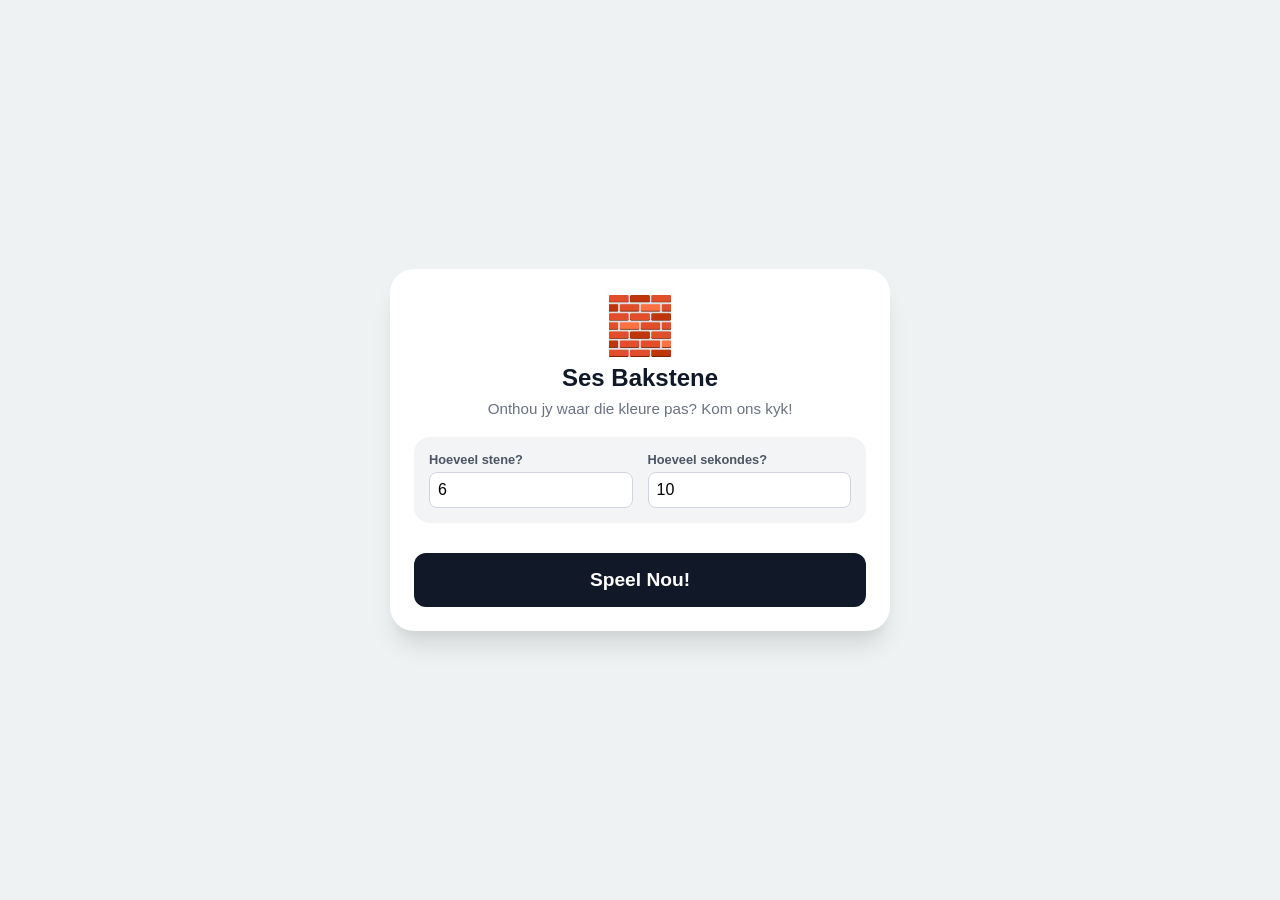
<file: sixbricks.html>
<!DOCTYPE html>
<html lang="af">
<head>
    <meta charset="UTF-8">
    <meta name="viewport" content="width=device-width, initial-scale=1.0, maximum-scale=1.0, user-scalable=no">
    <title>Ses Bakstene: Geheue-Speletjie</title>
    <style>
        :root {
            --red: #D62D20;
            --orange: #FF7F27;
            --yellow: #FFCD03;
            --green: #00A651;
            --dblue: #005596;
            --lblue: #00AEEF;
            --bg: #eef2f3;
            --card: #ffffff;
        }

        * {
            box-sizing: border-box;
            -webkit-tap-highlight-color: transparent;
            user-select: none;
        }

        body {
            font-family: 'Segoe UI', Roboto, Helvetica, Arial, sans-serif;
            background-color: var(--bg);
            margin: 0;
            display: flex;
            justify-content: center;
            align-items: center;
            min-height: 100vh;
            color: #1f2937;
        }

        #app {
            width: 100%;
            max-width: 500px;
            background: var(--card);
            padding: 24px;
            border-radius: 24px;
            box-shadow: 0 20px 25px -5px rgba(0, 0, 0, 0.1), 0 10px 10px -5px rgba(0, 0, 0, 0.04);
            text-align: center;
            margin: 10px;
            position: relative;
            overflow: hidden;
        }

        h1 { margin: 0 0 8px 0; font-size: 1.5rem; color: #111827; }
        p { margin: 0 0 20px 0; color: #6b7280; font-size: 0.95rem; }

        .settings-grid {
            display: grid;
            grid-template-columns: 1fr 1fr;
            gap: 15px;
            background: #f3f4f6;
            padding: 15px;
            border-radius: 16px;
            margin-bottom: 20px;
            text-align: left;
        }

        .setting-item label {
            display: block;
            font-size: 0.8rem;
            font-weight: 600;
            color: #4b5563;
            margin-bottom: 5px;
        }

        .setting-item input {
            width: 100%;
            padding: 8px;
            border-radius: 8px;
            border: 1px solid #d1d5db;
            font-size: 1rem;
        }

        .brick {
            width: 90%;
            height: 40px;
            margin: 4px auto;
            border-radius: 8px;
            position: relative;
            box-shadow: inset 0 -4px 0 rgba(0,0,0,0.2), 0 2px 4px rgba(0,0,0,0.1);
            flex-shrink: 0;
        }

        .brick::after {
            content: '';
            position: absolute;
            top: -6px;
            left: 50%;
            transform: translateX(-50%);
            width: 70%;
            height: 6px;
            background: inherit;
            border-radius: 3px 3px 0 0;
            filter: brightness(1.1);
        }

        #timer-display {
            font-size: 3.5rem;
            font-weight: 800;
            color: var(--red);
            margin: 10px 0;
            height: 70px;
        }

        .comparison-layout {
            display: flex;
            justify-content: center;
            align-items: stretch;
            gap: 16px;
            margin-bottom: 15px;
            width: 100%;
        }

        .stack-wrapper {
            flex: 1;
            display: flex;
            flex-direction: column;
            min-width: 0;
        }

        .stack-column {
            width: 100%;
            display: flex;
            flex-direction: column-reverse;
            background: #f9fafb;
            border-radius: 12px;
            padding: 15px 5px;
            min-height: 300px;
            border: 2px dashed #d1d5db;
            justify-content: flex-start;
        }

        .column-label {
            font-size: 0.8rem;
            font-weight: 700;
            text-transform: uppercase;
            color: #6b7280;
            margin-top: 8px;
        }

        #palette {
            display: grid;
            grid-template-columns: repeat(3, 1fr);
            gap: 10px;
            margin-top: 10px;
        }

        .palette-btn {
            aspect-ratio: 1.8/1;
            border: none;
            border-radius: 8px;
            cursor: pointer;
            box-shadow: inset 0 -3px 0 rgba(0,0,0,0.2);
        }

        .palette-btn:active { transform: scale(0.95); }
        .palette-btn:disabled { opacity: 0.15; cursor: not-allowed; }

        .hidden { display: none !important; }

        .btn-primary {
            background: #111827;
            color: white;
            border: none;
            padding: 16px 32px;
            font-size: 1.2rem;
            font-weight: 600;
            border-radius: 12px;
            cursor: pointer;
            width: 100%;
            margin-top: 10px;
        }

        .feedback-overlay {
            position: absolute;
            top: 0; left: 0; right: 0; bottom: 0;
            background: var(--card);
            display: flex;
            flex-direction: column;
            padding: 24px;
            z-index: 100;
            overflow-y: auto;
        }

        .result-icon { font-size: 3.5rem; margin-bottom: 5px; }
    </style>
</head>
<body>

<div id="app">
    <!-- START SKERM -->
    <div id="start-screen">
        <div class="result-icon">🧱</div>
        <h1>Ses Bakstene</h1>
        <p>Onthou jy waar die kleure pas? Kom ons kyk!</p>
        
        <div class="settings-grid">
            <div class="setting-item">
                <label>Hoeveel stene?</label>
                <input type="number" id="brick-count" value="6" min="4" max="6">
            </div>
            <div class="setting-item">
                <label>Hoeveel sekondes?</label>
                <input type="number" id="time-limit" value="10" min="4" max="20">
            </div>
        </div>

        <button class="btn-primary" id="start-btn">Speel Nou!</button>
    </div>

    <!-- SPEEL SKERM -->
    <div id="game-screen" class="hidden">
        <h1 id="instruction">Kyk mooi en onthou!</h1>
        <div id="timer-display">10</div>
        
        <div class="comparison-layout">
            <div class="stack-wrapper">
                <div id="stack-container" class="stack-column"></div>
            </div>
        </div>

        <div id="palette" class="hidden"></div>
        <button id="submit-btn" class="btn-primary hidden">Is dit reg?</button>
    </div>

    <!-- RESULTAAT SKERM -->
    <div id="result-screen" class="hidden feedback-overlay">
        <div id="result-icon" class="result-icon"></div>
        <h1 id="result-title">Resultaat</h1>
        <p id="result-msg">Boodskap</p>
        
        <div class="comparison-layout" id="final-comparison">
            <div class="stack-wrapper">
                <div id="result-user-stack" class="stack-column"></div>
                <div class="column-label">Jou toring</div>
            </div>
            <div class="stack-wrapper">
                <div id="result-target-stack" class="stack-column"></div>
                <div class="column-label">Regte toring</div>
            </div>
        </div>

        <button class="btn-primary" style="margin-top: auto;" id="retry-btn">Probeer Weer</button>
    </div>
</div>

<script>
    const BRICK_COLORS = [
        { id: 'red', hex: '#D62D20', name: 'Rooi' },
        { id: 'orange', hex: '#FF7F27', name: 'Oranje' },
        { id: 'yellow', hex: '#FFCD03', name: 'Geel' },
        { id: 'green', hex: '#00A651', name: 'Groen' },
        { id: 'dblue', hex: '#005596', name: 'Donkerblou' },
        { id: 'lblue', hex: '#00AEEF', name: 'Ligblou' }
    ];

    let targetPattern = [];
    let userPattern = [];
    let timer = 10;
    let brickCount = 6;
    let interval = null;

    const startScreen = document.getElementById('start-screen');
    const gameScreen = document.getElementById('game-screen');
    const resultScreen = document.getElementById('result-screen');
    const stackContainer = document.getElementById('stack-container');
    const palette = document.getElementById('palette');
    const timerDisplay = document.getElementById('timer-display');
    const instruction = document.getElementById('instruction');
    const submitBtn = document.getElementById('submit-btn');

    window.onload = () => {
        document.getElementById('start-btn').addEventListener('click', () => startGame());
        document.getElementById('retry-btn').addEventListener('click', resetToStart);
        document.getElementById('submit-btn').addEventListener('click', checkLogic);
    };

    function startGame() {
        const countInput = document.getElementById('brick-count');
        const timeInput = document.getElementById('time-limit');
        
        brickCount = Math.min(Math.max(parseInt(countInput.value) || 6, 4), 6);
        timer = Math.min(Math.max(parseInt(timeInput.value) || 10, 4), 20);

        targetPattern = [...BRICK_COLORS].sort(() => Math.random() - 0.5).slice(0, brickCount);
        userPattern = [];
        
        startScreen.classList.add('hidden');
        resultScreen.classList.add('hidden');
        gameScreen.classList.remove('hidden');
        palette.classList.add('hidden');
        submitBtn.classList.add('hidden');
        instruction.innerText = "Kyk mooi en onthou!";
        timerDisplay.classList.remove('hidden');

        renderStack(stackContainer, targetPattern);
        startCountdown();
    }

    function renderStack(container, pattern) {
        container.innerHTML = '';
        pattern.forEach(colorObj => {
            const el = document.createElement('div');
            el.className = 'brick';
            el.style.backgroundColor = colorObj.hex;
            container.appendChild(el);
        });
    }

    function startCountdown() {
        timerDisplay.innerText = timer;
        interval = setInterval(() => {
            timer--;
            timerDisplay.innerText = timer;
            if (timer <= 0) {
                clearInterval(interval);
                initBuildPhase();
            }
        }, 1000);
    }

    function initBuildPhase() {
        instruction.innerText = "Bou nou jou toring (van onder af)";
        timerDisplay.classList.add('hidden');
        stackContainer.innerHTML = ''; 
        palette.classList.remove('hidden');
        submitBtn.classList.remove('hidden');
        submitBtn.disabled = true;
        renderPalette();
    }

    function renderPalette() {
        palette.innerHTML = '';
        const paletteColors = [...targetPattern].sort(() => Math.random() - 0.5);
        paletteColors.forEach(colorObj => {
            const btn = document.createElement('button');
            btn.className = 'palette-btn';
            btn.style.backgroundColor = colorObj.hex;
            btn.onclick = () => addToUserStack(colorObj, btn);
            palette.appendChild(btn);
        });
    }

    function addToUserStack(colorObj, btn) {
        if (userPattern.length >= brickCount) return;
        userPattern.push(colorObj);
        btn.disabled = true;
        const el = document.createElement('div');
        el.className = 'brick';
        el.style.backgroundColor = colorObj.hex;
        stackContainer.appendChild(el);
        if (userPattern.length === brickCount) submitBtn.disabled = false;
    }

    function checkLogic() {
        let isCorrect = true;
        for (let i = 0; i < brickCount; i++) {
            if (targetPattern[i].id !== userPattern[i].id) {
                isCorrect = false;
                break;
            }
        }
        showResult(isCorrect);
    }

    function showResult(success) {
        resultScreen.classList.remove('hidden');
        const userStackRes = document.getElementById('result-user-stack');
        const targetStackRes = document.getElementById('result-target-stack');
        renderStack(userStackRes, userPattern);
        renderStack(targetStackRes, targetPattern);

        const icon = document.getElementById('result-icon');
        const title = document.getElementById('result-title');
        const msg = document.getElementById('result-msg');

        if (success) {
            icon.innerText = "🌟";
            title.innerText = "Wonderlik!";
            msg.innerText = "Jy het 'n ystergeheue! Baie mooi so.";
            document.getElementById('final-comparison').classList.add('hidden');
        } else {
            icon.innerText = "🔍";
            title.innerText = "Byna reg!";
            msg.innerText = "Kyk 'n bietjie waar die stene moes wees.";
            document.getElementById('final-comparison').classList.remove('hidden');
        }
    }

    function resetToStart() {
        resultScreen.classList.add('hidden');
        gameScreen.classList.add('hidden');
        startScreen.classList.remove('hidden');
    }
</script>
</body>
</html>
</file>
<file: contraption-labs/css/style.css>
/* Contraption Labs — style.css
 * Colour scheme (this app only):
 *   JEM Blue #0B2D6B · Bright Blue #00AEEF · Learning Green #8CC63F
 *   Play Orange #FF8C00 · Accent Yellow #FFD200
 */
:root {
  --jem: #0B2D6B;
  --bright: #00AEEF;
  --green: #8CC63F;
  --orange: #FF8C00;
  --yellow: #FFD200;
  --jem-deep: #05153A;   /* page / letterbox */
  --jem-dark: #071D47;   /* inset boxes */
  --jem-2: #133D86;      /* buttons, shelf tiles */
  --jem-3: #1B4FA6;      /* hover */
  --line: rgba(255, 255, 255, 0.14);
  --text: #F2F7FF;
  --muted: #A8C2E8;
  --invalid: #FF5A5A;
  font-family: Nunito, "Segoe UI", system-ui, sans-serif;
}
* { box-sizing: border-box; }
html, body { margin: 0; height: 100%; background: var(--jem-deep); color: var(--text); overflow: hidden; }

#app { height: 100vh; height: 100dvh; display: flex; flex-direction: column; background: var(--jem-deep); }

/* ---------- top bar ---------- */
.topbar {
  display: flex; align-items: center; justify-content: space-between; gap: 12px;
  padding: 8px 14px; background: var(--jem); border-bottom: 3px solid var(--bright);
  flex-wrap: wrap; transition: border-color 0.2s;
}
body.mode-run .topbar { border-bottom-color: var(--orange); }
.brand { display: flex; align-items: center; gap: 10px; font-size: 1.35rem; white-space: nowrap; }
.brand .logo { font-size: 1.6rem; display: inline-block; }
body.mode-run .brand .logo { animation: spin 3s linear infinite; }
.brand b { color: var(--yellow); font-weight: 900; }
.brand .tag {
  font-size: 0.75rem; font-weight: 900; text-transform: uppercase; letter-spacing: 0.08em;
  background: var(--green); color: var(--jem); padding: 3px 9px; border-radius: 999px;
}
@keyframes spin { to { transform: rotate(360deg); } }

.controls { display: flex; gap: 14px; flex-wrap: wrap; align-items: center; }
.controls .group { display: flex; gap: 6px; }
.btn {
  font: inherit; font-weight: 700; font-size: 0.95rem; color: var(--text);
  background: var(--jem-2); border: 2px solid var(--line); border-radius: 999px;
  padding: 7px 14px; cursor: pointer; transition: transform 0.08s, background 0.15s, opacity 0.15s;
}
.btn:hover:not(:disabled) { background: var(--jem-3); }
.btn:active:not(:disabled) { transform: scale(0.96); }
.btn:disabled { opacity: 0.35; cursor: default; }
.btn.on, .btn.toggle[aria-pressed="true"] { background: var(--yellow); color: var(--jem); border-color: var(--yellow); }
.btn.accent { border-color: var(--bright); }
.btn.big { font-size: 1.05rem; font-weight: 900; padding: 8px 22px; min-width: 116px; }
.btn.go { background: var(--green); color: var(--jem); border-color: var(--green); box-shadow: 0 0 0 0 rgba(140, 198, 63, 0.6); animation: pulse 2.2s infinite; }
.btn.go:hover:not(:disabled) { background: #9fd651; }
.btn.stop { background: var(--orange); color: var(--jem); border-color: var(--orange); }
.btn.stop:hover:not(:disabled) { background: #ff9f2e; }
@keyframes pulse {
  0% { box-shadow: 0 0 0 0 rgba(140, 198, 63, 0.55); }
  70% { box-shadow: 0 0 0 12px rgba(140, 198, 63, 0); }
  100% { box-shadow: 0 0 0 0 rgba(140, 198, 63, 0); }
}
.btn:focus-visible, .shelf-item:focus-visible { outline: 3px solid var(--yellow); outline-offset: 2px; }

/* ---------- layout ---------- */
.layout { flex: 1; min-height: 0; display: grid; grid-template-columns: 196px 1fr 270px; }

/* ---------- left column: Move hand + folding shelf ---------- */
.side { display: flex; flex-direction: column; min-height: 0; background: var(--jem); border-right: 1px solid var(--line); }
.hand-bar { padding: 10px 10px 8px; border-bottom: 1px solid var(--line); display: flex; flex-direction: column; gap: 8px; }
.hand-btn {
  font: inherit; font-weight: 900; font-size: 1.05rem; color: var(--text); width: 100%; min-height: 48px;
  background: var(--jem-2); border: 2px solid var(--line); border-radius: 14px; cursor: pointer;
  display: flex; align-items: center; justify-content: center; gap: 8px; touch-action: manipulation;
  transition: transform 0.08s, background 0.15s;
}
.hand-btn:hover { background: var(--jem-3); }
.hand-btn:active { transform: scale(0.97); }
.hand-btn.on { background: var(--yellow); color: var(--jem); border-color: var(--yellow); }
.hand-btn:focus-visible { outline: 3px solid var(--bright); outline-offset: 2px; }
.holding {
  display: flex; align-items: center; gap: 8px; padding: 6px 8px;
  background: rgba(0, 174, 239, 0.16); border: 2px solid var(--bright); border-radius: 12px;
}
.holding[hidden] { display: none; }
.holding canvas { width: 36px; height: 36px; flex: none; }
.holding small { display: block; font-size: 0.68rem; color: var(--muted); font-weight: 700; text-transform: uppercase; letter-spacing: 0.06em; }
.holding b { font-size: 0.9rem; }

.shelf { flex: 1; min-height: 0; overflow-y: auto; padding: 8px; display: flex; flex-direction: column; gap: 6px; }
.info { background: var(--jem); overflow-y: auto; padding: 10px; border-left: 1px solid var(--line); }

.cat { border-radius: 14px; background: rgba(255, 255, 255, 0.04); }
.cat.open { background: rgba(255, 255, 255, 0.07); }
.cat-head {
  font: inherit; color: var(--text); width: 100%; min-height: 46px; padding: 6px 10px;
  display: flex; align-items: center; gap: 8px; background: transparent; border: 0; border-radius: 14px;
  cursor: pointer; text-align: left; touch-action: manipulation;
}
.cat-head:hover { background: rgba(255, 255, 255, 0.06); }
.cat-head:focus-visible { outline: 3px solid var(--yellow); outline-offset: -3px; }
.cat-icon { font-size: 1.25rem; width: 26px; text-align: center; }
.cat-title { flex: 1; font-weight: 900; font-size: 0.95rem; }
.cat-count { font-size: 0.72rem; font-weight: 900; color: var(--jem); background: var(--bright); border-radius: 999px; padding: 1px 7px; }
.cat-dot { width: 9px; height: 9px; border-radius: 50%; background: var(--yellow); display: none; }
.cat.has-tool:not(.open) .cat-dot { display: block; }
.chev { font-size: 0.9rem; color: var(--muted); transition: transform 0.2s; }
.cat.open .chev { transform: rotate(180deg); }
.cat.open .cat-title { color: var(--yellow); }
.cat .shelf-group { padding: 2px 8px 10px; }
.cat .shelf-group[hidden] { display: none; }
.shelf-group { display: grid; grid-template-columns: 1fr 1fr; gap: 6px; }
.shelf-item {
  position: relative; touch-action: manipulation; min-height: 72px;
  font: inherit; color: var(--text); background: var(--jem-2); border: 2px solid transparent;
  border-radius: 12px; padding: 6px 4px; cursor: pointer; display: flex; flex-direction: column;
  align-items: center; gap: 3px; font-size: 0.72rem; font-weight: 700; line-height: 1.1; text-align: center;
  transition: transform 0.08s, border-color 0.15s;
}
.shelf-item:hover { border-color: rgba(255, 255, 255, 0.35); }
.shelf-item:active { transform: scale(0.95); }
.shelf-item.active { border-color: var(--yellow); background: var(--jem-3); }
.shelf-item.empty { opacity: 0.45; }
.shelf-item canvas { width: 44px; height: 44px; }
.shelf-item .emoji { font-style: normal; font-size: 1.7rem; height: 44px; line-height: 44px; }
.shelf-item .count {
  position: absolute; top: 3px; right: 4px; font-size: 0.7rem; font-weight: 900;
  background: var(--yellow); color: var(--jem); border-radius: 999px; padding: 0 6px;
}
#shelfExperiments .shelf-item { background: transparent; border-color: rgba(255, 140, 0, 0.55); }
#shelfExperiments .shelf-item:hover { border-color: var(--orange); background: rgba(255, 140, 0, 0.12); }

.stage { position: relative; min-width: 0; min-height: 0; background: var(--jem-deep); }
#lab { position: absolute; inset: 0; width: 100%; height: 100%; touch-action: none; cursor: crosshair; display: block; }

/* ---------- info card ---------- */
.info h3 { margin: 0; font-size: 1.2rem; }
.info p { font-size: 0.92rem; line-height: 1.4; margin: 10px 0; }
.mode-card { border-radius: 12px; padding: 10px 12px; font-size: 0.88rem; line-height: 1.4; margin-bottom: 14px; }
.mode-card b:first-child { display: block; font-size: 1rem; margin-bottom: 2px; }
.mode-card.build { background: rgba(0, 174, 239, 0.15); border: 2px solid var(--bright); }
.mode-card.run { background: rgba(255, 140, 0, 0.15); border: 2px solid var(--orange); }
.mode-card.goal { background: rgba(140, 198, 63, 0.16); border: 2px solid var(--green); }
.info-head { display: flex; align-items: center; gap: 10px; margin-bottom: 8px; }
.info-head canvas { width: 56px; height: 56px; flex: none; }
.stat { display: flex; align-items: center; justify-content: space-between; margin: 6px 0; font-size: 0.85rem; font-weight: 700; }
.bar { display: flex; gap: 3px; }
.bar i { width: 18px; height: 12px; border-radius: 3px; background: rgba(255, 255, 255, 0.12); }
.bar.w i.f { background: var(--bright); }
.bar.b i.f { background: var(--orange); }
.bar.a i.f { background: var(--green); }
.badge { display: inline-block; background: var(--green); color: var(--jem); font-weight: 900; padding: 2px 10px; border-radius: 999px; }
.notice { background: rgba(140, 198, 63, 0.18); padding: 10px 12px; border-radius: 14px; }
.warn { background: rgba(255, 90, 90, 0.2); padding: 10px 12px; border-radius: 14px; }
.tip { color: var(--muted); }
.opt { margin: 10px 0; }
.opt small { display: block; color: var(--muted); font-size: 0.78rem; font-weight: 700; margin-bottom: 4px; }
.seg { display: flex; gap: 4px; }
.seg button {
  flex: 1; font: inherit; font-size: 0.82rem; font-weight: 700; color: var(--text); background: var(--jem-dark);
  border: 2px solid var(--line); border-radius: 10px; padding: 6px 4px; cursor: pointer;
}
.seg button.on { background: var(--yellow); color: var(--jem); border-color: var(--yellow); }
.seg button:disabled { cursor: default; opacity: 0.6; }
.seg button.on:disabled { opacity: 0.85; }
.live { display: grid; grid-template-columns: 1fr 1fr; gap: 8px; margin: 10px 0; }
.live div { background: var(--jem-dark); border-radius: 10px; padding: 8px; text-align: center; font-size: 0.8rem; color: var(--muted); }
.live small { display: block; color: var(--muted); font-size: 0.75rem; }
.live b { font-size: 1.25rem; color: var(--yellow); font-variant-numeric: tabular-nums; }
.keys { font-size: 0.82rem; color: var(--muted); line-height: 1.9; margin-top: 16px; }
kbd { background: var(--jem-dark); border: 1px solid var(--line); border-radius: 5px; padding: 1px 6px; font-family: inherit; color: var(--text); }
.danger { font: inherit; font-weight: 700; width: 100%; padding: 8px; border-radius: 10px; cursor: pointer; background: transparent; color: #ff9aa9; border: 2px solid #ff9aa9; }
.danger:hover { background: rgba(255, 90, 90, 0.15); }

/* ---------- puzzle screens (list, start card, solved card) ---------- */
[hidden] { display: none !important; }
.overlay {
  position: absolute; inset: 0; z-index: 50; display: flex; align-items: center; justify-content: center;
  background: rgba(5, 21, 58, 0.78); padding: 16px;
}
.card {
  background: var(--jem); border: 3px solid var(--bright); border-radius: 24px; padding: 22px 26px;
  width: min(760px, 100%); max-height: 100%; overflow-y: auto; box-shadow: 0 20px 60px rgba(0, 0, 0, 0.45);
}
.card h2 { margin: 0; font-size: 1.7rem; font-weight: 900; }
.card p { line-height: 1.5; font-size: 1.02rem; }
.card-head { display: flex; align-items: center; gap: 14px; justify-content: space-between; margin-bottom: 6px; }
.card-head > div { flex: 1; }
.big-icon { font-size: 3rem; line-height: 1; }
.kicker { color: var(--bright); font-weight: 900; text-transform: uppercase; letter-spacing: 0.08em; font-size: 0.8rem; }
.card-sub { color: var(--muted); font-size: 0.95rem !important; margin: 12px 0 8px; }
.pill { background: var(--green); color: var(--jem); font-weight: 900; border-radius: 999px; padding: 4px 12px; white-space: nowrap; }
.card-actions { display: flex; gap: 10px; justify-content: flex-end; flex-wrap: wrap; margin-top: 18px; }
.card-actions .btn { min-height: 46px; }
.goal-box { background: rgba(140, 198, 63, 0.2); border-radius: 16px; padding: 12px 16px; font-size: 1.08rem; }
.why-box { background: rgba(0, 174, 239, 0.16); border-radius: 16px; padding: 14px 18px; margin-top: 10px; }
.why-box p { margin: 6px 0 0; }
.chips { display: flex; flex-wrap: wrap; gap: 8px; }
.chip { display: inline-flex; align-items: center; gap: 6px; background: var(--jem-2); border-radius: 999px; padding: 4px 12px 4px 4px; font-weight: 700; }
.chip canvas { width: 34px; height: 34px; }
.chip b { color: var(--yellow); }
.level-grid { display: grid; grid-template-columns: repeat(auto-fill, minmax(150px, 1fr)); gap: 12px; margin-top: 10px; }
.level-tile {
  font: inherit; color: var(--text); background: var(--jem-2); border: 3px solid transparent; border-radius: 18px;
  padding: 14px 10px; cursor: pointer; display: flex; flex-direction: column; align-items: center; gap: 4px;
  touch-action: manipulation; transition: transform 0.08s, border-color 0.15s;
}
.level-tile:hover { border-color: var(--yellow); }
.level-tile:active { transform: scale(0.96); }
.level-tile:focus-visible { outline: 3px solid var(--yellow); outline-offset: 2px; }
.level-tile.done { background: rgba(140, 198, 63, 0.22); }
.lt-icon { font-size: 2.4rem; line-height: 1.1; }
.lt-num { font-size: 0.75rem; font-weight: 900; color: var(--bright); text-transform: uppercase; letter-spacing: 0.06em; }
.lt-name { font-weight: 900; font-size: 1rem; text-align: center; }
.lt-done { font-size: 0.8rem; font-weight: 900; color: var(--green); }
/* chapters in the puzzle list */
.card { width: min(900px, 100%); }
.chapter { margin-top: 16px; }
.ch-head { display: flex; align-items: center; gap: 12px; margin-bottom: 8px; }
.ch-head > div { flex: 1; }
.ch-head b { display: block; font-size: 1.15rem; font-weight: 900; }
.ch-head small { color: var(--muted); font-size: 0.88rem; }
.ch-icon { font-size: 1.8rem; width: 44px; height: 44px; display: grid; place-items: center; background: var(--jem-2); border-radius: 14px; }
.ch-count { font-weight: 900; color: var(--jem); background: var(--bright); border-radius: 999px; padding: 2px 10px; font-size: 0.85rem; }
.level-tile { position: relative; }
.learn { position: absolute; top: 6px; left: 6px; font-size: 0.68rem; font-weight: 900; background: var(--yellow); color: var(--jem); border-radius: 999px; padding: 1px 7px; }
.diff { font-size: 0.72rem; font-weight: 900; color: var(--yellow); letter-spacing: 0.02em; white-space: nowrap; }
.diff.d2 { color: var(--orange); }
.diff.d3 { color: #ff7a7a; }
.dim { opacity: 0.25; }
.version { margin: -4px 0 0; font-size: 0.78rem !important; color: var(--muted); opacity: 0.7; }
.lt-stars { font-size: 0.9rem; letter-spacing: 1px; min-height: 1.2em; }
.win-stars { font-size: 1.8rem; letter-spacing: 2px; }

/* 🎓 tutorial checklist (top-left of the lab) */
.coach {
  position: absolute; left: 50px; top: 66px; width: min(330px, 46%); z-index: 15;
  background: rgba(5, 21, 58, 0.93); border: 3px solid var(--yellow); border-radius: 18px; padding: 12px 14px;
  font-size: 0.95rem; line-height: 1.35; pointer-events: none; box-shadow: 0 10px 30px rgba(0, 0, 0, 0.35);
}
.coach > b { color: var(--yellow); font-size: 1rem; }
.coach ol { margin: 8px 0 0; padding-left: 0; list-style: none; counter-reset: s; }
.coach li { counter-increment: s; display: flex; gap: 8px; padding: 5px 0; color: var(--muted); }
.coach li::before {
  content: counter(s); flex: none; width: 24px; height: 24px; border-radius: 50%; display: grid; place-items: center;
  font-weight: 900; font-size: 0.85rem; background: var(--jem-2); color: var(--text);
}
.coach li.now { color: var(--text); font-weight: 700; }
.coach li.now::before { background: var(--yellow); color: var(--jem); animation: nudge 1.2s ease-in-out infinite; }
.coach li.ok { color: var(--green); text-decoration: line-through; text-decoration-color: rgba(140, 198, 63, 0.6); }
.coach li.ok::before { content: '✓'; background: var(--green); color: var(--jem); }
.cc-tip { margin: 8px 0 0; color: var(--muted); font-size: 0.88rem; }
@keyframes nudge { 50% { transform: scale(1.15); } }

/* 💡 hint panel (top-right of the lab) */
.hint-box {
  position: absolute; right: 14px; top: 66px; width: min(340px, 60%); z-index: 16;
  background: var(--jem); border: 3px solid var(--green); border-radius: 18px; padding: 14px 16px;
  box-shadow: 0 10px 30px rgba(0, 0, 0, 0.4);
}
.hint-box small { color: var(--green); font-weight: 900; text-transform: uppercase; letter-spacing: 0.06em; font-size: 0.78rem; }
.hint-box p { margin: 6px 0 12px; font-size: 1rem; line-height: 1.45; }
.hint-box .btn { width: 100%; min-height: 44px; }
.hb-close { position: absolute; top: 6px; right: 8px; font: inherit; font-size: 1.1rem; background: none; border: 0; color: var(--muted); cursor: pointer; width: 36px; height: 36px; }

#app { position: relative; }
.layout { position: relative; }
.info-toggle { display: none; }

/* ---------- toast ---------- */
.toast {
  position: absolute; left: 50%; bottom: 18px; transform: translate(-50%, 20px);
  background: rgba(5, 21, 58, 0.94); border: 2px solid var(--yellow); color: var(--text);
  padding: 10px 18px; border-radius: 999px; font-weight: 700; max-width: 90%; text-align: center;
  opacity: 0; pointer-events: none; transition: opacity 0.25s, transform 0.25s;
}
.toast.show { opacity: 1; transform: translate(-50%, 0); }

/* ---------- smaller screens ---------- */
@media (max-width: 1280px) {
  .controls .btn:not(.big) span { display: none; }
}
@media (max-width: 1100px) {
  .layout { grid-template-columns: 178px 1fr; }
  /* the info panel becomes a drawer that slides in from the right */
  .info {
    position: absolute; top: 0; right: 0; bottom: 0; width: min(300px, 85vw); z-index: 20;
    transform: translateX(105%); transition: transform 0.25s; box-shadow: -12px 0 30px rgba(0, 0, 0, 0.4);
  }
  body.info-open .info { transform: none; }
  .info-toggle { display: inline-block; }
}
@media (max-width: 700px) {
  .layout { grid-template-columns: 1fr; grid-template-rows: 1fr auto; }
  .side { order: 2; flex-direction: row; border-right: 0; border-top: 1px solid var(--line); max-height: 45vh; }
  .hand-bar { border-bottom: 0; border-right: 1px solid var(--line); width: 104px; flex: none; }
  .hand-btn span { display: none; }
  .holding span { display: none; }
  .holding { justify-content: center; }
  .brand .tag { display: none; }
  .controls { gap: 8px; }
}
</file>
<file: kamp-kopkrap/css/style.css>
*{box-sizing:border-box;-webkit-tap-highlight-color:transparent}
html,body{margin:0;height:100%;overflow:hidden;background:#2f6b45;touch-action:manipulation;user-select:none;-webkit-user-select:none;overscroll-behavior:none;
  font-family:"Trebuchet MS","Nunito","Segoe UI",system-ui,sans-serif;color:#3a2a17}
#app{position:fixed;inset:0}
.hidden{display:none!important}
button{font-family:inherit;cursor:pointer;border:none}

/* ---------- generic ---------- */
.screen{position:absolute;inset:0;display:flex;flex-direction:column;align-items:center;justify-content:center;padding:14px;overflow:auto}
.scene-bg{background:linear-gradient(#8fd3f5 0%,#cdebf7 45%,#f7e2b5 60%,#9cc46a 61%,#6ea84a 100%)}
.panel{background:#fff8e8;border:4px solid #8a5a2b;border-radius:26px;padding:16px 22px;box-shadow:0 10px 0 #5e3b17,0 16px 30px rgba(0,0,0,.35);max-width:960px;width:100%}
h2{margin:0 0 12px;text-align:center;font-size:30px;color:#6b3d12}
.row{display:flex;gap:12px;justify-content:center;align-items:center;flex-wrap:wrap;margin-top:12px}
.row.tight{margin:0;gap:8px}
.col{display:flex;flex-direction:column;gap:10px;align-items:center;margin-top:10px}
.btn{background:linear-gradient(#ffcf3f,#f59a1a);color:#4a2500;font-weight:bold;font-size:24px;padding:12px 26px;border-radius:18px;
  box-shadow:0 6px 0 #b05a00,0 8px 14px rgba(0,0,0,.25);text-shadow:0 1px 0 rgba(255,255,255,.4)}
.btn:active{transform:translateY(4px);box-shadow:0 2px 0 #b05a00}
.btn.big{font-size:36px;padding:16px 50px}
.btn.small{font-size:20px;padding:9px 16px}
.btn.blue{background:linear-gradient(#5ec8ff,#2b84ff);color:#fff;box-shadow:0 6px 0 #1a4fb0;text-shadow:0 2px 0 rgba(0,0,0,.25)}
.btn.grey{background:linear-gradient(#e6dccb,#b9a98c);color:#3a2a17;box-shadow:0 6px 0 #7a6a50}
.btn.red{background:linear-gradient(#ff8a7a,#d9443b);color:#fff;box-shadow:0 6px 0 #8f1f1f}
.btn.green{background:linear-gradient(#7ee08a,#2f9e4a);color:#fff;box-shadow:0 6px 0 #1d6a30;text-shadow:0 2px 0 rgba(0,0,0,.2)}
.btn:disabled{filter:grayscale(1);opacity:.5}
.pulse{animation:pulse 1.4s infinite}
@keyframes pulse{0%,100%{transform:scale(1)}50%{transform:scale(1.06)}}
@keyframes shake{0%,100%{transform:translateX(0)}20%,60%{transform:translateX(-7px)}40%,80%{transform:translateX(7px)}}
@keyframes pop{from{transform:scale(.6);opacity:0}to{transform:scale(1);opacity:1}}
@keyframes glow{0%,100%{box-shadow:0 0 0 0 rgba(255,216,77,.9)}50%{box-shadow:0 0 0 10px rgba(255,216,77,0)}}
.shake{animation:shake .45s}

/* ---------- title ---------- */
.title-wrap{text-align:center}
.logo{font-size:clamp(54px,10vw,110px);font-weight:900;line-height:.95;color:#fff;letter-spacing:4px;text-shadow:0 6px 0 #2f6b45,0 12px 22px rgba(0,0,0,.35)}
.logo span{color:#ffcf3f;text-shadow:0 6px 0 #b05a00,0 12px 22px rgba(0,0,0,.35)}
.tag{font-size:24px;font-weight:bold;color:#3a2a17;margin:12px 0 22px}

/* ---------- profiles ---------- */
.cards{display:flex;gap:14px;flex-wrap:wrap;justify-content:center}
.card{background:#fff;border:4px solid #e3cfa6;border-radius:22px;padding:10px;width:160px;text-align:center;cursor:pointer;box-shadow:0 5px 0 #d2b98a}
.card:active{transform:translateY(3px)}
.card .av{width:110px;height:110px;margin:0 auto}
.card .nm{font-size:22px;font-weight:bold}
.card .st{font-size:16px;color:#8a5a2b}
.card.new{display:flex;flex-direction:column;justify-content:center;font-size:60px;color:#2f9e4a;min-height:180px}
.card.new span{font-size:18px;color:#3a2a17}

/* ---------- create ---------- */
.create-grid{display:flex;gap:20px;align-items:center}
.av-preview{width:200px;height:200px;flex:none;background:radial-gradient(#fff,#f3e3bf);border-radius:50%;border:4px solid #e3cfa6}
.create-opts{flex:1;display:flex;flex-direction:column;gap:4px}
.create-opts label{font-weight:bold;font-size:19px;margin-top:6px}
input.name{font-size:28px;padding:8px 14px;border-radius:14px;border:3px solid #f59a1a;font-family:inherit;font-weight:bold;width:100%;max-width:380px}
.opt-row{display:flex;gap:8px;flex-wrap:wrap}
.opt{min-width:52px;height:52px;border-radius:14px;background:#fff;border:3px solid #e3cfa6;font-size:20px;font-weight:bold;padding:0 12px;color:#3a2a17}
.opt.sel{border-color:#2b84ff;box-shadow:0 0 0 3px rgba(43,132,255,.3)}
.opt.sw{width:52px;padding:0}

/* ---------- hub ---------- */
#scrHub{padding:0;display:block}
.hub-scene{position:absolute;inset:0}
.hub-scene svg{width:100%;height:100%;display:block}
.hub-scene .it.newbuy{transform-box:fill-box;transform-origin:50% 100%;animation:buyPop 1.1s ease-out}
@keyframes buyPop{0%{transform:scale(0);opacity:0}55%{transform:scale(1.25);opacity:1}80%{transform:scale(.92)}100%{transform:scale(1)}}
.hub-top{position:absolute;top:10px;left:10px;right:76px;display:flex;justify-content:space-between;align-items:center;z-index:5}
.who{display:flex;align-items:center;gap:10px;background:rgba(255,248,232,.92);border-radius:40px;padding:4px 18px 4px 4px;box-shadow:0 4px 0 rgba(0,0,0,.2)}
.who b{font-size:22px;display:block}
.who small{font-size:15px;color:#8a5a2b;font-weight:bold}
.av-sm{width:58px;height:58px;border-radius:50%;background:#f3e3bf;overflow:hidden}
#stations{position:absolute;left:12px;right:12px;top:80px;display:grid;grid-template-columns:repeat(4,1fr);gap:10px;z-index:4}
.station{display:flex;align-items:center;gap:8px;background:rgba(255,248,232,.95);border:3px solid #8a5a2b;border-radius:18px;padding:6px 10px;
  box-shadow:0 5px 0 #5e3b17,0 8px 14px rgba(0,0,0,.2);text-align:left;color:#3a2a17;min-height:76px}
.station:active{transform:translateY(3px);box-shadow:0 2px 0 #5e3b17}
.station .ic{font-size:clamp(30px,3.6vw,42px);flex:none}
.station .nm{font-weight:900;font-size:clamp(14px,1.55vw,18px);line-height:1.1}
.station .ds{font-size:12px;color:#7a5a3a;font-weight:bold}
.station .med{font-size:14px;letter-spacing:1px}
.station .med .off{filter:grayscale(1);opacity:.25}
#scrHub.shopping #stations,#scrHub.shopping .hub-bottom{display:none}
.hub-bottom{position:absolute;left:0;right:0;bottom:12px;display:flex;justify-content:center;align-items:center;gap:12px;z-index:5;flex-wrap:wrap;padding:0 10px}
.wallet{background:rgba(255,248,232,.95);border-radius:30px;padding:10px 18px;font-size:22px;box-shadow:0 5px 0 rgba(0,0,0,.25)}
.daily,.shopbtn{color:#fff;font-weight:900;font-size:clamp(17px,2vw,22px);border-radius:40px;padding:12px 22px;text-shadow:0 2px 0 rgba(0,0,0,.25)}
.daily{background:linear-gradient(#ff8a3b,#d9441b);box-shadow:0 6px 0 #8f2a10,0 10px 18px rgba(0,0,0,.3)}
.daily.done{background:linear-gradient(#9bd79f,#4c9a55);box-shadow:0 6px 0 #2a6a33}
.shopbtn{background:linear-gradient(#5ec8ff,#2b84ff);box-shadow:0 6px 0 #1a4fb0,0 10px 18px rgba(0,0,0,.3)}
.shopbtn.glow{animation:shopGlow 1.6s infinite}
@keyframes shopGlow{0%,100%{box-shadow:0 6px 0 #1a4fb0,0 0 0 0 rgba(255,216,77,.9)}50%{box-shadow:0 6px 0 #1a4fb0,0 0 0 12px rgba(255,216,77,0)}}

/* ---------- shop ---------- */
.shop{position:absolute;top:80px;right:12px;bottom:12px;width:min(430px,46vw);z-index:6;background:#fff8e8;border:4px solid #8a5a2b;border-radius:24px;
  box-shadow:0 8px 0 #5e3b17,0 14px 26px rgba(0,0,0,.35);display:flex;flex-direction:column;overflow:hidden;animation:pop .25s}
.shop-head{display:flex;justify-content:space-between;align-items:center;background:#2f6b45;color:#fff;padding:8px 10px 8px 16px;font-size:24px}
.xbtn{width:46px;height:46px;border-radius:12px;background:rgba(255,255,255,.2);color:#fff;font-size:24px;font-weight:bold}
.shop-bank{padding:10px 16px;font-size:20px;text-align:center;background:#fff1c9;border-bottom:3px dashed #e3cfa6}
.shop-bank small{font-size:15px;color:#7a5a3a}
.shop-list{flex:1;overflow-y:auto;padding:8px 10px;display:flex;flex-direction:column;gap:8px;touch-action:pan-y}
.shop-item{display:flex;align-items:center;gap:10px;background:#fff;border:3px solid #e3cfa6;border-radius:16px;padding:6px 8px 6px 10px}
.shop-item .e{font-size:34px;width:44px;text-align:center}
.shop-item .n{flex:1;font-weight:bold;font-size:19px}
.shop-item.own{opacity:.7;background:#eef7e8}
.buy{min-width:120px;border-radius:14px;padding:10px 12px;font-weight:900;font-size:19px;background:linear-gradient(#ffcf3f,#f59a1a);color:#4a2500;box-shadow:0 4px 0 #b05a00}
.buy.poor{background:#e6dccb;color:#9a8a70;box-shadow:0 4px 0 #b9a98c}
.buy.own{background:none;box-shadow:none;color:#2f9e4a;font-size:15px}
.buy.armed{background:linear-gradient(#7ee08a,#2f9e4a);color:#fff;box-shadow:0 4px 0 #1d6a30;animation:pulse .8s infinite;font-size:16px}

/* ---------- settings ---------- */
.toggle{display:flex;align-items:center;justify-content:space-between;background:#f3e3bf;border-radius:14px;padding:10px 16px;font-size:22px;font-weight:bold}
.sw{width:76px;height:40px;border-radius:20px;background:#aaa;position:relative;cursor:pointer}
.sw::after{content:"";position:absolute;top:4px;left:4px;width:32px;height:32px;border-radius:50%;background:#fff;transition:left .2s}
.sw.on{background:#2f9e4a}.sw.on::after{left:40px}

/* ---------- game shell ---------- */
#scrGame{padding:0;justify-content:flex-start;background:linear-gradient(#cdebf7,#f7ecd0 30%,#f2e2bd)}
.gbar{width:100%;display:flex;align-items:center;gap:10px;padding:8px 76px 8px 10px;background:#2f6b45;color:#fff;box-shadow:0 4px 0 rgba(0,0,0,.2);flex:none;flex-wrap:nowrap}
.gtitle{font-size:22px;font-weight:900;display:flex;align-items:center;gap:8px;text-shadow:0 2px 0 rgba(0,0,0,.25);margin-right:auto;min-width:0;white-space:nowrap;overflow:hidden}
#gName{overflow:hidden;text-overflow:ellipsis}
.ibtn{width:52px;height:52px;border-radius:14px;background:rgba(255,255,255,.18);color:#fff;font-size:26px;display:inline-flex;align-items:center;justify-content:center}
.ibtn:active{background:rgba(255,255,255,.35)}
.ibtn:disabled{opacity:.35}
.gtools{display:flex;gap:6px}
.diffs{display:flex;gap:6px}
.diff{border-radius:12px;padding:8px 12px;font-weight:bold;font-size:17px;background:rgba(255,255,255,.15);color:#fff}
.diff.sel{background:#ffcf3f;color:#4a2500}
.gstatus{width:100%;text-align:center;font-size:clamp(17px,2vw,21px);font-weight:bold;padding:8px 12px;min-height:40px;flex:none;color:#4a2f12}
.gbody{flex:1;width:100%;position:relative;display:flex;align-items:center;justify-content:center;padding:6px 10px 12px;min-height:0}

/* ---------- overlays ---------- */
.overlay{position:absolute;inset:0;z-index:40;background:rgba(30,20,10,.55);display:flex;align-items:center;justify-content:center;padding:14px}
.winp{max-width:580px;text-align:center;animation:pop .3s}
.winp p{font-size:21px;font-weight:bold;margin:6px 0}
.bigstars{font-size:64px;letter-spacing:6px}
.bigstars .off{filter:grayscale(1);opacity:.3}
.helpp{max-width:720px;animation:pop .25s}
#helpBody{font-size:20px;line-height:1.45}
#helpBody ul{margin:6px 0;padding-left:26px}
#helpBody li{margin:4px 0}
.reward{background:#fff1c9;border:3px dashed #f59a1a;border-radius:16px;padding:8px;font-weight:bold;font-size:19px;margin-top:6px}

#btnFS{position:absolute;top:10px;right:10px;z-index:60;width:54px;height:54px;border-radius:14px;background:rgba(0,0,0,.35);display:flex;align-items:center;justify-content:center}
#toast{position:absolute;left:50%;top:84px;transform:translateX(-50%);z-index:70;background:rgba(40,25,10,.88);color:#fff;padding:10px 22px;border-radius:16px;font-size:21px;font-weight:bold;
  opacity:0;transition:opacity .3s;pointer-events:none;text-align:center;max-width:90vw}
#toast.show{opacity:1}
#rotate{position:absolute;inset:0;z-index:100;background:#2f6b45;color:#fff;display:none;flex-direction:column;align-items:center;justify-content:center;font-size:28px;text-align:center;padding:30px;font-weight:bold}
#rotate .ph{font-size:90px;animation:rot 2s infinite}
@keyframes rot{0%,30%{transform:rotate(0)}60%,100%{transform:rotate(-90deg)}}
@media (orientation:portrait) and (max-width:900px){#rotate{display:flex}}

/* ===== GAME: Parkeer in die Skaduwee ===== */
.sk-wrap{display:grid;gap:4px}
.sk-num{display:flex;align-items:center;justify-content:center;font-weight:900;font-size:26px;color:#4a2f12;border-radius:10px}
.sk-num.ok{color:#fff;background:#2f9e4a}
.sk-num.over{color:#fff;background:#d9443b}
.sk-cell{border-radius:10px;background:#8cc95a;box-shadow:inset 0 -4px 0 #6ea84a;position:relative;cursor:pointer;display:flex;align-items:center;justify-content:center}
.sk-cell:nth-child(odd){background:#94cf62}
.sk-cell svg{width:92%;height:92%}
.sk-cell.tree{background:#a8d47a;cursor:default}
.sk-cell.grass::after{content:"";width:34%;height:34%;border-radius:50%;background:#5c9a3c;opacity:.75}
.sk-cell.bad{box-shadow:inset 0 0 0 4px #d9443b}
.sk-cell.hint{animation:glow 1s 3;box-shadow:inset 0 0 0 4px #ffcf3f}
.sk-cell.hl{box-shadow:inset 0 0 0 4px #ffcf3f}

/* ===== GAME: Pak jou Stapsak ===== */
.ss-area{display:flex;gap:22px;align-items:center;justify-content:center;width:100%;height:100%}
.ss-bag{position:relative;padding:28px 18px 18px;background:linear-gradient(#c9773a,#9c5524);border-radius:40px 40px 26px 26px;box-shadow:0 8px 0 #6b3510,inset 0 0 0 5px #7a3f15}
.ss-bag::before{content:"";position:absolute;left:30%;right:30%;top:-26px;height:34px;border:8px solid #7a3f15;border-bottom:none;border-radius:30px 30px 0 0}
.ss-grid{position:relative;display:grid;gap:0;background:#5a2f12;border-radius:10px}
.ss-slot{border:2px dashed rgba(255,220,170,.35);border-radius:6px}
.ss-tray{display:flex;flex-wrap:wrap;gap:12px;align-content:center;justify-content:center;max-width:46%;max-height:100%;overflow:auto;padding:8px;
  background:rgba(255,255,255,.5);border-radius:20px;border:3px dashed #c9a46a;min-height:120px}
.ss-tray .ttl{width:100%;text-align:center;font-weight:bold;color:#7a5a3a;font-size:16px}
.ss-piece{position:relative;touch-action:none;cursor:grab}
.ss-piece .pc{position:absolute;border-radius:9px;box-shadow:inset 0 -4px 0 rgba(0,0,0,.18),inset 0 3px 0 rgba(255,255,255,.35)}
.ss-piece .lbl{position:absolute;display:flex;align-items:center;justify-content:center;pointer-events:none;filter:drop-shadow(0 2px 1px rgba(0,0,0,.3))}
.ss-piece.drag{position:fixed;z-index:80;pointer-events:none;opacity:.92;filter:drop-shadow(0 8px 10px rgba(0,0,0,.35))}
.ss-piece.ghost{opacity:.35}
.ss-placed{position:absolute;touch-action:none}
.ss-prev{position:absolute;border-radius:8px;pointer-events:none}
.ss-box{display:flex;flex-direction:column;align-items:center;gap:4px;min-width:84px}
.ss-name{text-align:center;font-size:13px;font-weight:bold;color:#5a3a1a;white-space:nowrap}

/* ===== GAME: Spoorsnyer ===== */
.sp-area{display:flex;gap:18px;align-items:stretch;justify-content:center;width:100%;height:100%}
.sp-board{position:relative;display:grid;gap:3px;background:#b58a52;padding:6px;border-radius:16px;box-shadow:0 6px 0 #7a5a2f;align-self:center}
.sp-cell{background:#e9d39c;border-radius:8px;display:flex;align-items:center;justify-content:center;position:relative}
.sp-cell:nth-child(3n){background:#e3cb90}
.sp-cell svg{width:90%;height:90%}
.sp-foot{position:absolute;font-size:.55em;opacity:.85;pointer-events:none}
.sp-hiker{position:absolute;transition:left .3s linear,top .3s linear;pointer-events:none;z-index:3}
.sp-hiker .arr{position:absolute;left:30%;top:30%;width:40%;height:40%;transition:transform .25s;filter:drop-shadow(0 2px 1px rgba(0,0,0,.35))}
.sp-side{display:flex;flex-direction:column;gap:10px;width:min(44%,440px);min-width:300px}
.sp-pal{display:flex;gap:8px}
.sp-cmd{flex:1;border-radius:16px;padding:10px 4px;font-size:18px;font-weight:bold;color:#fff;box-shadow:0 5px 0 rgba(0,0,0,.25)}
.sp-cmd .i{font-size:30px;display:block}
.c-f{background:linear-gradient(#5ec8ff,#2b84ff)}
.c-l{background:linear-gradient(#ffb86b,#f0801a)}
.c-r{background:linear-gradient(#b58cff,#7b4fd6)}
.sp-prog{flex:1;background:#fff8e8;border:3px solid #c9a46a;border-radius:18px;padding:8px;display:flex;flex-wrap:wrap;gap:8px;align-content:flex-start;overflow:auto;min-height:120px}
.sp-prog .empty{color:#9a7a5a;font-weight:bold;font-size:17px;margin:auto;text-align:center}
.chip{position:relative;width:62px;height:62px;border-radius:14px;color:#fff;font-size:30px;display:flex;align-items:center;justify-content:center;box-shadow:0 4px 0 rgba(0,0,0,.25)}
.chip .n{position:absolute;right:-6px;top:-6px;background:#3a2a17;color:#fff;border-radius:12px;font-size:15px;font-weight:bold;padding:1px 6px;border:2px solid #fff}
.chip.sel{outline:4px solid #ffcf3f;outline-offset:2px}
.chip.run{transform:scale(1.12);outline:4px solid #2f9e4a;outline-offset:2px}
.chip.err{outline:4px solid #d9443b}
.sp-edit{display:flex;gap:8px;align-items:center;justify-content:center;background:#f3e3bf;border-radius:14px;padding:6px;font-weight:bold;font-size:18px;min-height:56px}
.sp-edit button{width:46px;height:46px;border-radius:12px;font-size:24px;font-weight:bold;background:#fff;box-shadow:0 3px 0 #c9a46a;color:#3a2a17}
.sp-edit .cnt{font-size:24px;min-width:40px;text-align:center}
.sp-go{display:flex;gap:8px}
.sp-go .btn{flex:1;font-size:22px;padding:12px 6px}

/* ===== GAME: Oor die Rivier ===== */
.rv-scene{position:relative;width:min(100%,1100px);height:100%;max-height:560px;border-radius:24px;overflow:hidden;box-shadow:0 6px 0 rgba(0,0,0,.2)}
.rv-bank{position:absolute;top:0;bottom:0;width:30%;background:linear-gradient(#9cc46a,#6ea84a);display:flex;flex-wrap:wrap;align-content:center;justify-content:center;gap:10px;padding:56px 10px 10px}
.rv-bank.L{left:0;border-right:10px solid #c9a46a}
.rv-bank.R{right:0;border-left:10px solid #c9a46a}
.rv-bank .lab{position:absolute;top:8px;left:0;right:0;text-align:center;font-weight:900;font-size:18px;color:#24451c}
.rv-river{position:absolute;left:30%;right:30%;top:0;bottom:0;background:repeating-linear-gradient(170deg,#3fa1d8 0 26px,#4cb0e3 26px 52px);animation:flow 6s linear infinite}
@keyframes flow{from{background-position:0 0}to{background-position:0 104px}}
.rv-boat{position:absolute;top:50%;width:min(26%,250px);height:110px;transform:translateY(-50%);transition:left 1s ease-in-out;display:flex;align-items:flex-end;justify-content:center;gap:6px;padding-bottom:22px}
.rv-boat .hull{position:absolute;left:0;right:0;bottom:0;height:54px;background:linear-gradient(#e2502d,#a8301a);border-radius:12px 12px 120px 120px/12px 12px 50px 50px;box-shadow:inset 0 6px 0 rgba(255,255,255,.25)}
.rv-boat .seat{position:relative;z-index:2}
.tok{position:relative;width:82px;height:92px;border-radius:18px;background:#fff8e8;border:3px solid #c9a46a;display:flex;flex-direction:column;align-items:center;justify-content:center;box-shadow:0 4px 0 rgba(0,0,0,.2);cursor:pointer;transition:transform .15s}
.tok .e{font-size:44px;line-height:1}
.tok .e svg{width:56px;height:56px}
.tok .t{font-size:13px;font-weight:bold}
.tok.can{border-color:#2b84ff}
.tok.dim{opacity:.6}
.tok.bad{border-color:#d9443b;background:#ffe0dc;animation:shake .45s}
.tok.hint{animation:glow 1s 4;border-color:#ffcf3f}
.rv-rules{position:absolute;left:30%;right:30%;top:8px;display:flex;flex-direction:column;align-items:center;gap:6px;z-index:3}
.rule{background:rgba(255,248,232,.95);border-radius:14px;padding:4px 12px;font-size:20px;font-weight:bold;box-shadow:0 3px 0 rgba(0,0,0,.2);white-space:nowrap}
.rv-row{position:absolute;left:30%;right:30%;bottom:12px;display:flex;flex-direction:column;align-items:center;gap:6px;z-index:3}
.rv-info{background:rgba(255,248,232,.95);border-radius:12px;padding:4px 10px;font-size:15px;font-weight:bold;text-align:center}

/* ===== GAME: Hout vir die Vuur ===== */
.ht-area{display:flex;gap:24px;align-items:center;justify-content:center;width:100%;height:100%}
.ht-board{position:relative;background:#b58a52;border-radius:18px;box-shadow:0 6px 0 #7a5a2f,inset 0 0 0 4px #8a6236;flex:none}
.ht-cell{position:absolute;background:#ead6a2;border-radius:6px;display:flex;align-items:center;justify-content:center}
.ht-cell.alt{background:#e3cc92}
.ht-cell svg{width:94%;height:94%}
.ht-cell.wall{background:#d8c08a}
.ht-log,.ht-player{position:absolute;transition:left .12s linear,top .12s linear;pointer-events:none;z-index:2}
.ht-player{z-index:3;filter:drop-shadow(0 3px 2px rgba(0,0,0,.25))}
.ht-log svg{width:100%;height:100%}
.ht-hint{position:absolute;z-index:4;display:flex;align-items:center;justify-content:center;color:#fff;background:rgba(255,207,63,.55);border-radius:10px;pointer-events:none;
  text-shadow:0 2px 2px rgba(0,0,0,.5);animation:glow 1s infinite}
.ht-stand{position:absolute;z-index:1;border-radius:10px;box-shadow:inset 0 0 0 5px #ffcf3f;background:rgba(255,207,63,.25);pointer-events:none}
.ht-pad{display:grid;grid-template-columns:repeat(3,76px);grid-template-rows:repeat(3,76px);gap:8px;flex:none}
.ht-k{border-radius:18px;background:linear-gradient(#5ec8ff,#2b84ff);color:#fff;font-size:36px;box-shadow:0 5px 0 #1a4fb0}
.ht-k:active{transform:translateY(3px);box-shadow:0 2px 0 #1a4fb0}
.ht-k.blank{visibility:hidden}
.ht-k.mid{visibility:visible;background:none;box-shadow:none;font-size:40px}

/* ===== GAME: Wie Sit Waar? ===== */
.wi-area{display:flex;gap:16px;width:100%;height:100%;align-items:stretch}
.wi-left{flex:1.25;display:flex;flex-direction:column;align-items:center;justify-content:center;gap:6px;min-width:0}
.wi-lr{width:100%;display:flex;justify-content:space-between;font-weight:bold;color:#7a5a3a;font-size:16px;padding:0 6px}
.wi-chairs{display:flex;gap:10px;justify-content:center;width:100%}
.wi-chair{flex:1;max-width:150px;display:flex;flex-direction:column;align-items:center;gap:6px;background:#fff8e8;border:4px solid var(--cc);border-radius:20px;padding:8px 6px;box-shadow:0 5px 0 rgba(0,0,0,.18)}
.wi-chair.hint{animation:glow 1s 4}
.wi-kid,.wi-item{width:100%;border-radius:14px;background:#fff;border:3px dashed #c9a46a;display:flex;flex-direction:column;align-items:center;justify-content:center;padding:4px;color:#3a2a17}
.wi-kid{min-height:118px}
.wi-kid svg{width:76px;height:76px}
.wi-item{min-height:78px}
.wi-kid b,.wi-item b{font-size:16px}
.wi-item .e{font-size:38px;line-height:1.1}
.wi-kid .q,.wi-item .q{font-size:38px;color:#c9a46a;font-weight:900}
.wi-seat{width:100%;height:30px;border-radius:8px;background:var(--cc);display:flex;align-items:center;justify-content:center;color:#fff;font-weight:900;font-size:20px;text-shadow:0 2px 0 rgba(0,0,0,.25)}
.wi-fire svg{width:min(260px,40vw);display:block}
.wi-clues{flex:1;background:#fff8e8;border:3px solid #c9a46a;border-radius:20px;padding:10px;overflow-y:auto;display:flex;flex-direction:column;gap:8px;touch-action:pan-y}
.wi-h{font-weight:900;font-size:20px;color:#6b3d12}
.wi-clue{display:flex;gap:10px;align-items:flex-start;background:#fff;border:3px solid #e3cfa6;border-radius:14px;padding:8px 10px;font-size:19px;font-weight:bold;cursor:pointer;line-height:1.3}
.wi-clue .no{flex:none;width:28px;height:28px;border-radius:50%;background:#2f6b45;color:#fff;display:flex;align-items:center;justify-content:center;font-size:16px}
.wi-clue.used{opacity:.45}
.wi-clue.used .tx{text-decoration:line-through}
.wi-clue.bad{border-color:#d9443b;background:#ffe6e2;opacity:1}
.wi-clue.bad .no{background:#d9443b}
.wi-pick{position:absolute;z-index:30;width:340px;background:#fff8e8;border:4px solid #8a5a2b;border-radius:18px;padding:8px;display:grid;grid-template-columns:repeat(3,1fr);gap:6px;box-shadow:0 10px 24px rgba(0,0,0,.35);animation:pop .15s}
.wi-opt{background:#fff;border:3px solid #e3cfa6;border-radius:12px;padding:4px;display:flex;flex-direction:column;align-items:center;color:#3a2a17;font-size:14px}
.wi-opt svg{width:52px;height:52px}
.wi-opt .e{font-size:32px}
.wi-opt small{font-size:11px;color:#9a7a5a}
.wi-opt.taken{opacity:.6}
.wi-opt.cur{border-color:#2b84ff}
.wi-opt.clr{justify-content:center;font-size:24px}
.wi-opt.clr b{font-size:13px}

/* ===== GAME: Kampliggies ===== */
.lg-board{display:grid;gap:3px;background:#2a3550;padding:8px;border-radius:18px;box-shadow:0 6px 0 #151b2b}
.lg-board.done{box-shadow:0 6px 0 #151b2b,0 0 40px rgba(255,207,63,.6)}
.lg-cell{position:relative;background:#3a4a6a;border-radius:8px;cursor:pointer;overflow:hidden}
.lg-cell:nth-child(odd){background:#3f5072}
.lg-rot{position:absolute;inset:0;transition:transform .18s ease-out}
.lg-rot svg,.lg-top svg{width:100%;height:100%;display:block}
.lg-rot .under{stroke:#1a2236;stroke-width:22;stroke-linecap:round}
.lg-rot .wire{stroke:#8a93a8;stroke-width:12;stroke-linecap:round}
.lg-rot .knot{fill:#8a93a8}
.lg-cell.on .wire{stroke:#ffcf3f}
.lg-cell.on .knot{fill:#ffcf3f}
.lg-top{position:absolute;inset:12%;pointer-events:none}
.lg-cell.src .lg-top{inset:6% 4%;}
.lg-top .glow{fill:rgba(255,207,63,0)}
.lg-top .glass{fill:#6a7088;stroke:#3a2a17;stroke-width:3}
.lg-cell.on .lg-top .glow{fill:rgba(255,207,63,.45)}
.lg-cell.on .lg-top .glass{fill:#ffe680}
.lg-cell.hint{box-shadow:inset 0 0 0 4px #7ee08a}

/* ===== GAME: Wat het in die Nag Verander? ===== */
.ng-wrap{position:relative;display:flex;flex-direction:column;align-items:center;gap:12px;width:100%;height:100%;justify-content:center}
.ng-board{display:grid;gap:10px;padding:16px;border-radius:24px;transition:background .6s;box-shadow:0 6px 0 rgba(0,0,0,.2)}
.ng-board.day{background:linear-gradient(#a9c964,#6ea84a)}
.ng-board.morning{background:linear-gradient(#f6c78a,#a9c964 40%,#6ea84a)}
.ng-board.peek{outline:6px solid #ffcf3f}
.ng-cell{border-radius:50%;background:rgba(210,187,132,.75);box-shadow:inset 0 -6px 0 rgba(0,0,0,.12);display:flex;align-items:center;justify-content:center;cursor:pointer;position:relative}
.ng-cell span{filter:drop-shadow(0 3px 2px rgba(0,0,0,.25));animation:pop .3s}
.ng-cell.found{box-shadow:inset 0 0 0 6px #2f9e4a;background:rgba(190,240,190,.85)}
.ng-cell.found::after{content:"✔";position:absolute;right:2%;top:2%;font-size:.45em;color:#fff;background:#2f9e4a;border-radius:50%;width:1.2em;height:1.2em;display:flex;align-items:center;justify-content:center}
.ng-cell.miss{animation:shake .45s;box-shadow:inset 0 0 0 6px #d9443b}
.ng-bar{min-height:64px;display:flex;align-items:center}
.ng-count{background:#fff8e8;border:3px solid #c9a46a;border-radius:16px;padding:10px 18px;font-size:21px;font-weight:bold}
.ng-curtain{position:absolute;inset:-10px;z-index:20;border-radius:24px;background:radial-gradient(circle at 70% 25%,#2a3a7a,#0c1430 70%);color:#fff;display:flex;flex-direction:column;align-items:center;justify-content:center;animation:fadeIn .5s}
.ng-curtain .moon{font-size:90px}
.ng-curtain .zz{font-size:40px;font-weight:900;animation:pulse 1s infinite}
.ng-curtain .t{font-size:24px;font-weight:bold}
@keyframes fadeIn{from{opacity:0}to{opacity:1}}

/* ---------- smaller tablets ---------- */
@media (max-width:1150px){
  #gName{display:none}
  .gbar{gap:6px;flex-wrap:nowrap}
  .diff{font-size:15px;padding:7px 8px}
  .ibtn{width:46px;height:46px;font-size:22px}
  .ht-pad{grid-template-columns:repeat(3,64px);grid-template-rows:repeat(3,64px)}
}
@media (max-width:820px){ .diff{font-size:13px;padding:6px 6px} }
@media (max-height:640px){ .station{min-height:62px;padding:4px 8px} .station .ds{display:none} #stations{top:74px} }
</file>
